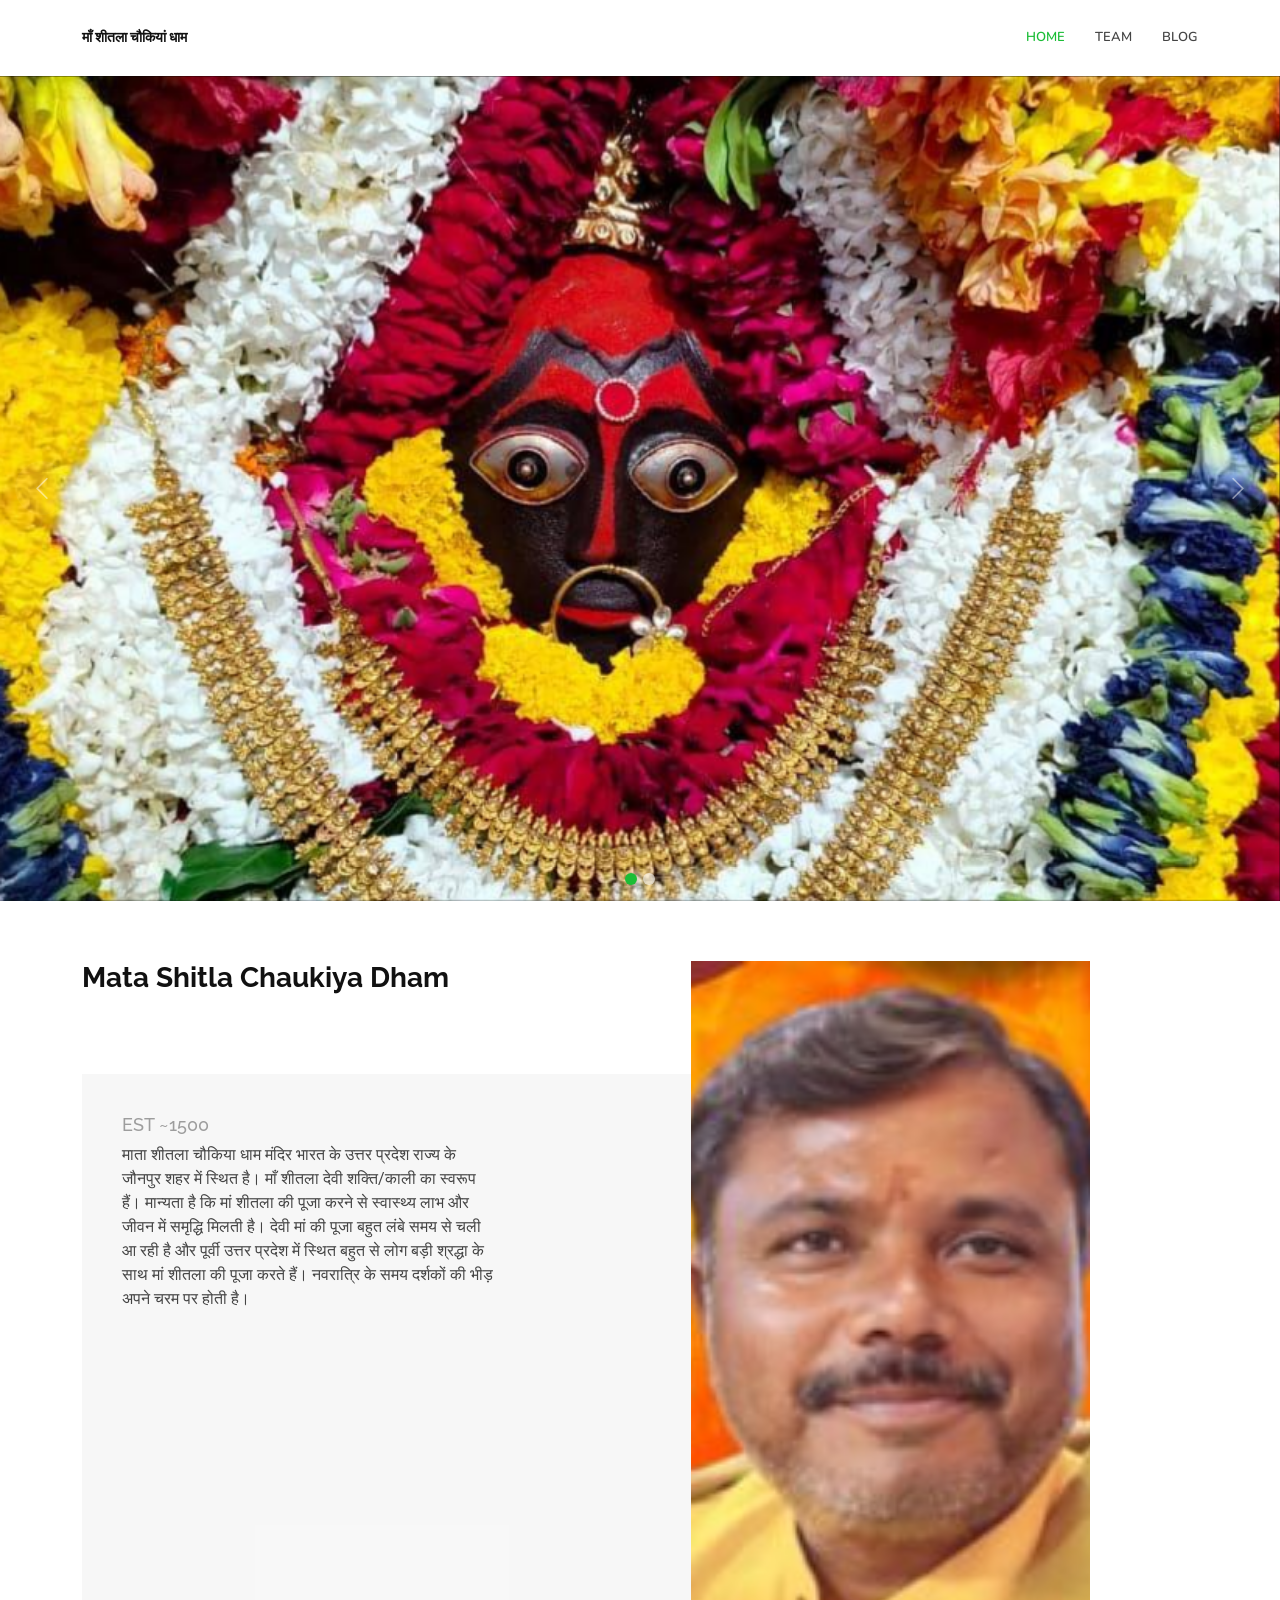
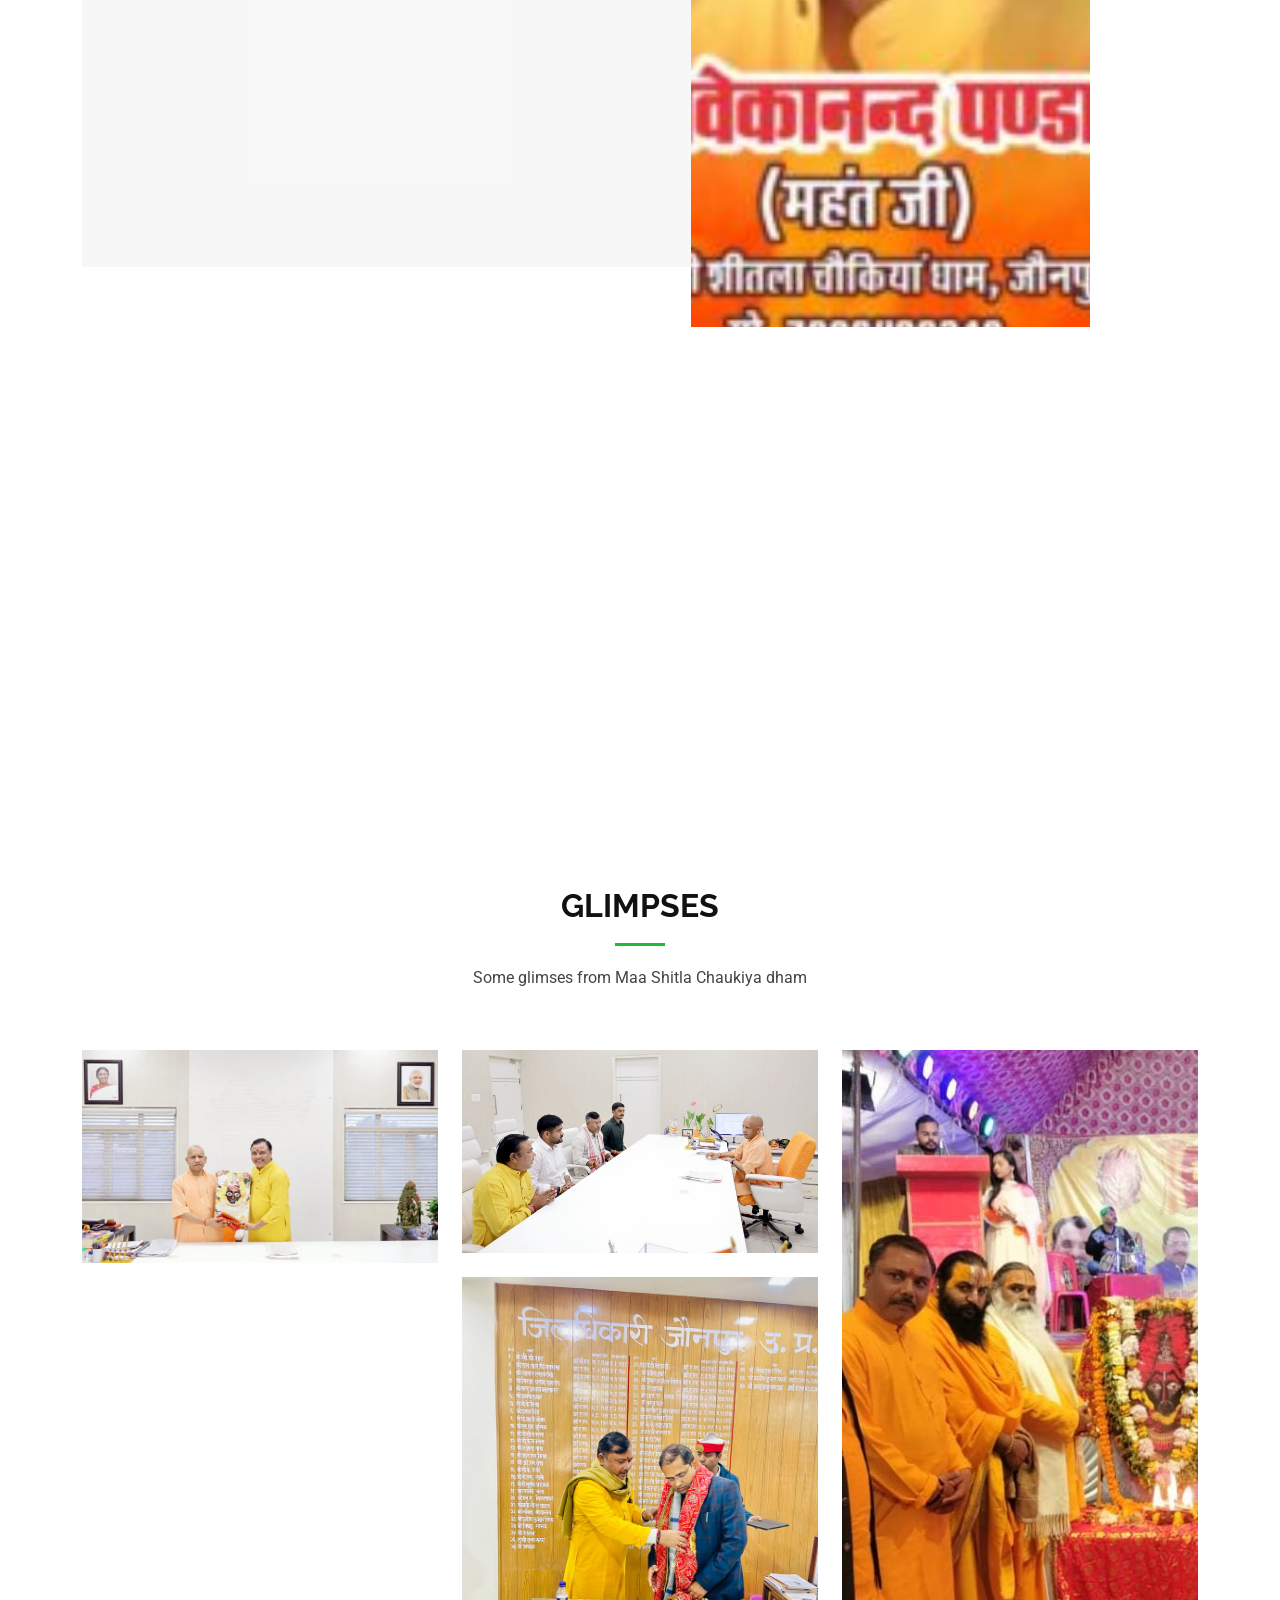
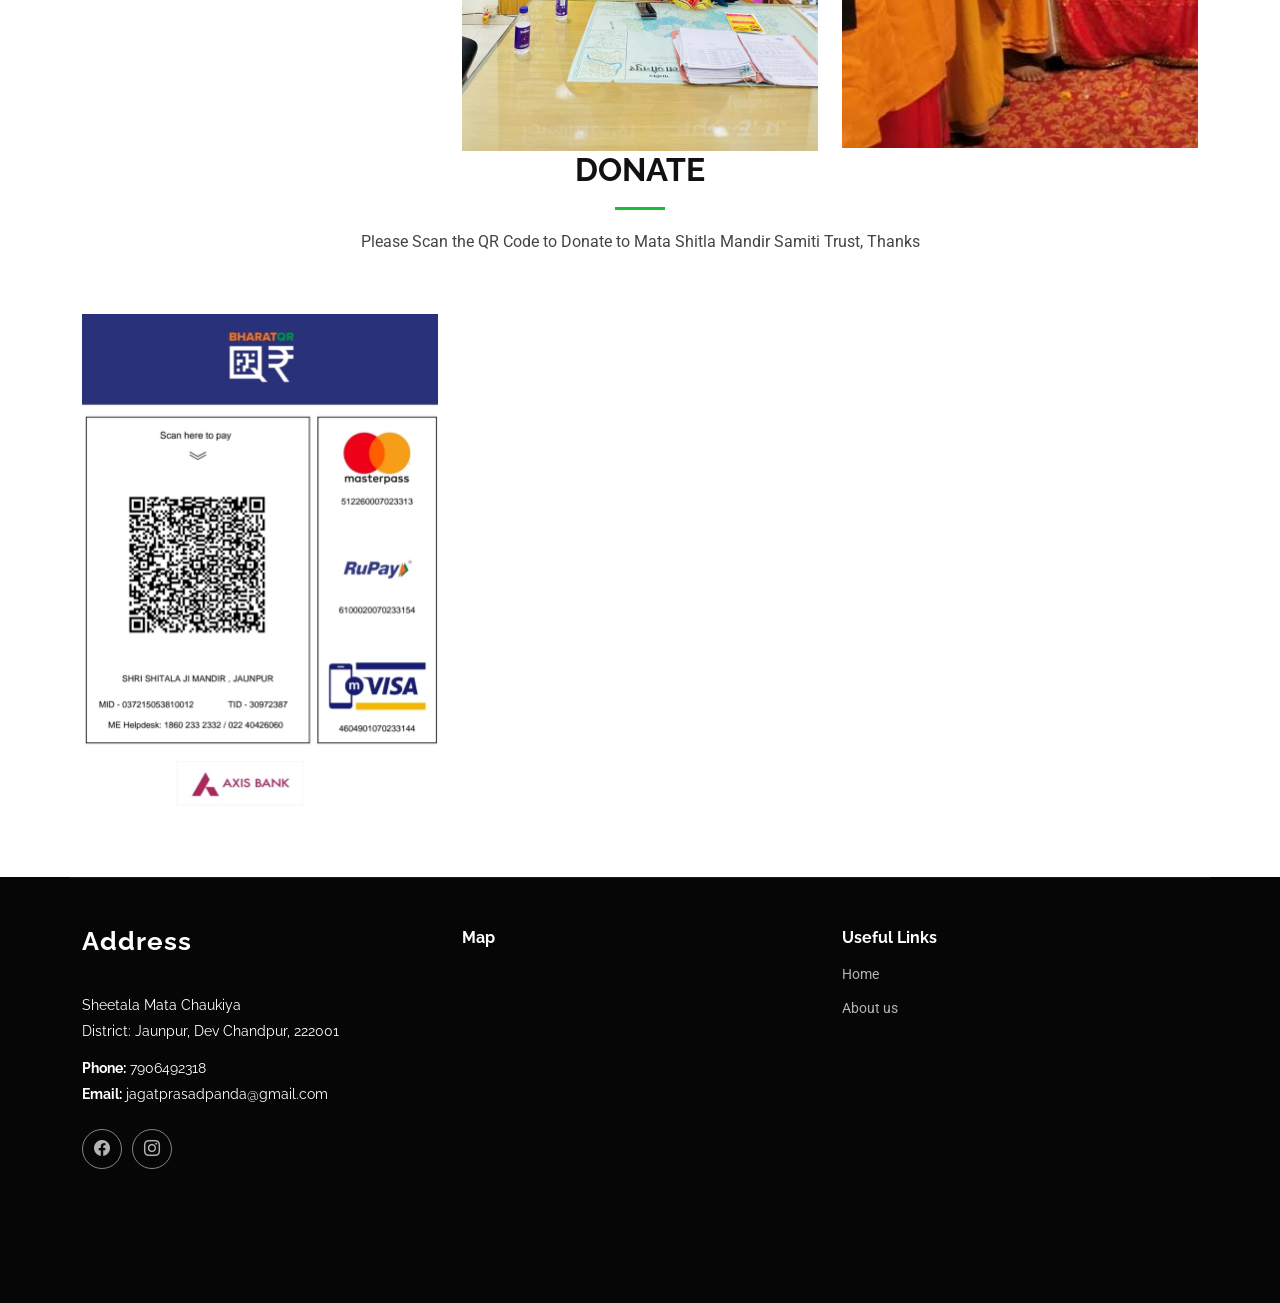
<file: index.html>
<!DOCTYPE html>
<html lang="en">

<head>
    <meta charset="utf-8">
    <meta content="width=device-width, initial-scale=1.0" name="viewport">
    <title>Mata Shitla Chaukiya Dham, Jaunpur</title>
    <meta name="description" content="Mata Shitla Chaukiya Dham mandir is located in the city of Jaunpur, UP and famous for presence of Goddess Shitla, which also called as Sheetala or Sheetla. Mahant Vivekananda Panda is the main head of the Temple.">
    <!--   <meta name="keywords" content="Mata Sheetla Chaukiya, Maa "> -->

    <!-- Favicons -->
    <link href="assets/img/mata_shitla_logo.png" rel="icon">

    <!-- Fonts -->
    <link href="https://fonts.googleapis.com" rel="preconnect">
    <link href="https://fonts.gstatic.com" rel="preconnect" crossorigin>
    <link href="https://fonts.googleapis.com/css2?family=Roboto:ital,wght@0,100;0,300;0,400;0,500;0,700;0,900;1,100;1,300;1,400;1,500;1,700;1,900&family=Raleway:ital,wght@0,100;0,200;0,300;0,400;0,500;0,600;0,700;0,800;0,900;1,100;1,200;1,300;1,400;1,500;1,600;1,700;1,800;1,900&family=Nunito:ital,wght@0,200;0,300;0,400;0,500;0,600;0,700;0,800;0,900;1,200;1,300;1,400;1,500;1,600;1,700;1,800;1,900&display=swap"
    rel="stylesheet">

    <!-- Vendor CSS Files -->
    <link href="assets/vendor/bootstrap/css/bootstrap.min.css" rel="stylesheet">
    <link href="assets/vendor/bootstrap-icons/bootstrap-icons.css" rel="stylesheet">
    <link href="assets/vendor/aos/aos.css" rel="stylesheet">
    <link href="assets/vendor/glightbox/css/glightbox.min.css" rel="stylesheet">
    <link href="assets/vendor/swiper/swiper-bundle.min.css" rel="stylesheet">

    <!-- Main CSS File -->
    <link href="assets/css/main.css" rel="stylesheet">

    <!-- =======================================================
  * Template Name: Company
  * Template URL: https://bootstrapmade.com/company-free-html-bootstrap-template/
  * Updated: Aug 07 2024 with Bootstrap v5.3.3
  * Author: BootstrapMade.com
  * License: https://bootstrapmade.com/license/
  ======================================================== -->
</head>

<body class="index-page">

    <header id="header" class="header d-flex align-items-center sticky-top">
        <div class="container position-relative d-flex align-items-center">

            <a href="https://matashitla.com/" class="logo d-flex align-items-center me-auto">
                <!-- Uncomment the line below if you also wish to use an image logo -->
                <!-- <img src="assets/img/logo.png" alt=""> -->
                <h1 class="sitename">माँ शीतला चौकियां धाम</h1>
            </a>

            <nav id="navmenu" class="navmenu">
                <ul>
                    <li><a href="#hero" class="active">Home</a></li>

                    <!--          <li class="dropdown"><a href="about.html"><span>About</span> <i class="bi bi-chevron-down toggle-dropdown"></i></a>
            <ul>
              <li><a href="team.html">Team</a></li>
            </ul>
          </li> -->
                    <li><a href="team.html">Team</a></li>
                    <li><a href="https://blog.matashitla.com" target="_blank">Blog</a></li>
                    <!--           <li><a href="contact.html">Contact</a></li>  -->

                </ul>
                <i class="mobile-nav-toggle d-xl-none bi bi-list"></i>
            </nav>

<!--             <div class="header-social-links">
                <a href="#" class="twitter"><i class="bi bi-twitter-x"></i></a>
                <a href="#" class="facebook"><i class="bi bi-facebook"></i></a>
                <a href="#" class="instagram"><i class="bi bi-instagram"></i></a>
            </div> -->

        </div>
    </header>

    <main class="main">

        <!-- Hero Section -->
        <section id="hero" class="hero section dark-background">

            <div id="hero-carousel" class="carousel slide carousel-fade" data-bs-ride="carousel" data-bs-interval="5000">

                <div class="carousel-item active">
                    <img src="assets/img/mata_shitla_main.jpg" alt="Mata Shitla Deity photograph">

                </div>
                <!-- End Carousel Item -->

                <div class="carousel-item">
                    <img src="assets/img/mata_shitla_second.jpg" alt="Mata Shitla second image">

                </div>
                <!-- End Carousel Item -->


                <a class="carousel-control-prev" href="#hero-carousel" role="button" data-bs-slide="prev">
                    <span class="carousel-control-prev-icon bi bi-chevron-left" aria-hidden="true"></span>
                </a>

                <a class="carousel-control-next" href="#hero-carousel" role="button" data-bs-slide="next">
                    <span class="carousel-control-next-icon bi bi-chevron-right" aria-hidden="true"></span>
                </a>

                <ol class="carousel-indicators"></ol>

            </div>

        </section>
        <!-- /Hero Section -->

        <!-- About Section -->
        <section id="about" class="about section">

            <div class="container">

                <div class="row position-relative">

                    <div class="col-lg-7 about-img" data-aos="zoom-out" data-aos-delay="200" style="bottom:30px;"><img src="assets/img/mahant_vivekananda_panda.jpg" alt="Mahant Vivekananda Panda" style="width:60%;height:114%;left:22%;"></div>

                    <div class="col-lg-7" data-aos="fade-up" data-aos-delay="100">
                        <h2 class="inner-title">Mata Shitla Chaukiya Dham</h2>
                        <div class="our-story">
                            <h4>Est ~1500</h4>
                            <h3></h3>

                            <p>माता शीतला चौकिया धाम मंदिर भारत के उत्तर प्रदेश राज्य के जौनपुर शहर में स्थित है। माँ शीतला देवी शक्ति/काली का स्वरूप हैं। मान्यता है कि मां शीतला की पूजा करने से स्वास्थ्य लाभ और जीवन में समृद्धि मिलती है। देवी मां की पूजा
                                बहुत लंबे समय से चली आ रही है और पूर्वी उत्तर प्रदेश में स्थित बहुत से लोग बड़ी श्रद्धा के साथ मां शीतला की पूजा करते हैं। नवरात्रि के समय दर्शकों की भीड़ अपने चरम पर होती है।
                                <div class="watch-video d-flex align-items-center position-relative">
                                    <!--                 <i class="bi bi-play-circle"></i> -->
                                    <!--                 <a href="https://www.youtube.com/watch?v=j6c548nOHKc&ab_channel=JaunpurLive" class="glightbox stretched-link">Watch Video</a> -->
                                    <iframe width="560" height="315" src="https://www.youtube.com/embed/j6c548nOHKc?si=a5AV2CdeNAsaSOFL" title="YouTube video player" frameborder="0" allow="accelerometer; autoplay; clipboard-write; encrypted-media; gyroscope; picture-in-picture; web-share"
                                    referrerpolicy="strict-origin-when-cross-origin" allowfullscreen style="height:500px;"></iframe>
                                </div>
                        </div>
                    </div>

                </div>

            </div>

        </section>
        <!-- /About Section -->


        </div>

        </section>
        <!-- /Services Section -->

        <!-- Portfolio Section -->
        <section id="portfolio" class="portfolio section">
            <div style="height:500px;" id="blogger_feed">

                <iframe src="https://widgets.commoninja.com/iframe/ae0bfed9-7945-4eed-9c5c-42bae29d6bf5" width="100%" height="100%" frameborder="0" scrolling="no"></iframe>
            </div>
            
            <!-- Section Title -->
            <div class="container section-title" data-aos="fade-up">
                <h2>Glimpses</h2>
                <p>Some glimses from Maa Shitla Chaukiya dham</p>
            </div>
            <!-- End Section Title -->

            <div class="container">

                <div class="isotope-layout" data-default-filter="*" data-layout="masonry" data-sort="original-order">

                    <div class="row gy-4 isotope-container" data-aos="fade-up" data-aos-delay="200">
                        <div class="col-lg-4 col-md-3 portfolio-item isotope-item filter-app">
                            <img src="assets/img/mahant_vivekananda_panda_with_yogi_adityanath_ji.jpg" class="img-fluid" alt="">
                            <div class="portfolio-info">
                                <h4>Mahant Vivekananda Ji with Shree Yogi Adityanath Ji</h4>
                            </div>
                        </div>
                        <div class="col-lg-4 col-md-3 portfolio-item isotope-item filter-app">
                            <img src="assets/img/yogi_aditya_nath_meeting_mata_shitla_jaunpur.jpg" class="img-fluid" alt="">
                            <div class="portfolio-info">
                                <h4>Mata Shitla Members meeting with Shree Yogi Adityanath Ji</h4>
                            </div>
                        </div>
                        <div class="col-lg-4 col-md-3 portfolio-item isotope-item filter-app">
                            <img src="assets/img/mahant_vivekananda_ji_maharaj_shitla_mata_jaunpur.jpg" class="img-fluid" alt="">
                            <div class="portfolio-info">
                                <h4>Mahant Vivekananda Ji with other members</h4>
                            </div>
                        </div>
                        <!-- End Portfolio Item -->

                        <div class="col-lg-4 col-md-3 portfolio-item isotope-item filter-app">
                            <img src="assets/img/zila_adhikari_jaunpur_mata_sheetla.jpg" class="img-fluid" alt="">
                            <div class="portfolio-info">
                                <h4>District Officer of Jaunpur being respected.</h4>
                            </div>
                        </div>
                        
                        
                        <!-- End Portfolio Item -->
                    </div>
                    <!-- End Portfolio Container -->

                </div>

            </div>

            <!-- Section Title -->
            <div class="container section-title" data-aos="fade-up">
                <h2>Donate</h2>
                <p>Please Scan the QR Code to Donate to Mata Shitla Mandir Samiti Trust, Thanks</p>
            </div>
            <!-- End Section Title -->

            <div class="container">

                <div class="isotope-layout" data-default-filter="*" data-layout="masonry" data-sort="original-order">

                    <div class="row gy-4 isotope-container" data-aos="fade-up" data-aos-delay="200">

                        <div class="col-lg-4 col-md-6 portfolio-item isotope-item filter-app">
                            <img src="assets/img/mata_shitla_upi.jpg" class="img-fluid" alt="">
                            <div class="portfolio-info">
                                <h4>Mata Shitla UPI QR Code</h4>
                            </div>
                        </div>
                        <!-- End Portfolio Item -->

                    </div>
                    <!-- End Portfolio Container -->

                </div>

            </div>

        </section>
        <!-- /Portfolio Section -->


    </main>

    <footer id="footer" class="footer dark-background">

        <div class="container footer-top">
            <div class="row gy-4">
                <div class="col-lg-4 col-md-6 footer-about">
                    <a href="https://matashitla.com/" class="logo d-flex align-items-center">
                        <span class="sitename">Address</span>
                    </a>
                    <div class="footer-contact pt-3">
                        <p>Sheetala Mata Chaukiya </p>
                        <p>District: Jaunpur, Dev Chandpur, 222001</p>
                        <p class="mt-3"><strong>Phone:</strong> <span>7906492318</span></p>
                        <p><strong>Email:</strong> <span>jagatprasadpanda@gmail.com</span></p>
                    </div>
                    <div class="social-links d-flex mt-4">
                        <a href=""><i class="bi bi-facebook"></i></a>
                        <a href=""><i class="bi bi-instagram"></i></a>
                    </div>
                </div>

                <div class="col-lg-4 col-md-6 footer-links">
                    <h4>Map</h4>
                    <iframe src="https://www.google.com/maps/embed?pb=!1m18!1m12!1m3!1d238873.61018198822!2d82.55780234427104!3d25.651684265681656!2m3!1f0!2f0!3f0!3m2!1i1024!2i768!4f13.1!3m3!1m2!1s0x399039f5fb7b6b53%3A0xc2a28f5a724363b6!2sSheetala%20Mata%20Dham%20Mandir%20Chaukiya%20Jaunpur!5e1!3m2!1sen!2sin!4v1737192211068!5m2!1sen!2sin"
                    width="400" height="300" style="border:0;" allowfullscreen="" loading="lazy" referrerpolicy="no-referrer-when-downgrade"></iframe>
                </div>

                <div class="col-lg-2 col-md-3 footer-links">
                    <h4>Useful Links</h4>
                    <ul>
                        <li><a href="#">Home</a></li>
                        <li><a href="#">About us</a></li>
                    </ul>
                </div>

            </div>
        </div>



    </footer>

    <!-- Scroll Top -->
    <a href="#" id="scroll-top" class="scroll-top d-flex align-items-center justify-content-center"><i class="bi bi-arrow-up-short"></i></a>

    <!-- Preloader -->
    <div id="preloader"></div>

    <!-- Vendor JS Files -->
    <script src="assets/vendor/bootstrap/js/bootstrap.bundle.min.js"></script>
    <script src="assets/vendor/php-email-form/validate.js"></script>
    <script src="assets/vendor/aos/aos.js"></script>
    <script src="assets/vendor/glightbox/js/glightbox.min.js"></script>
    <script src="assets/vendor/imagesloaded/imagesloaded.pkgd.min.js"></script>
    <script src="assets/vendor/isotope-layout/isotope.pkgd.min.js"></script>
    <script src="assets/vendor/waypoints/noframework.waypoints.js"></script>
    <script src="assets/vendor/swiper/swiper-bundle.min.js"></script>

    <!-- Main JS File -->
    <script src="assets/js/main.js"></script>
    <audio id="myAudio">
        <source src="assets/shitla_mata_mp3_song.webm" type="audio/mpeg">
    </audio>
    
    <script>
        
        let audio = document.getElementById("myAudio");
        audio.volume = 0.5;

        // window.addEventListener("click", () => {
            
        //   console.log("function called");
        //   playAudio();  
        //   const myTimeout = setTimeout(pauseAudio, 120000);
            
        // }, { once: true });
        
        
        
            

       
          function playAudio() {
            audio.play();
          }
           
          function pauseAudio() {
            audio.pause();
          }
        function myStopFunction() {
          clearTimeout(myTimeout);
        }

    </script>
    
</body>

</html>
</file>
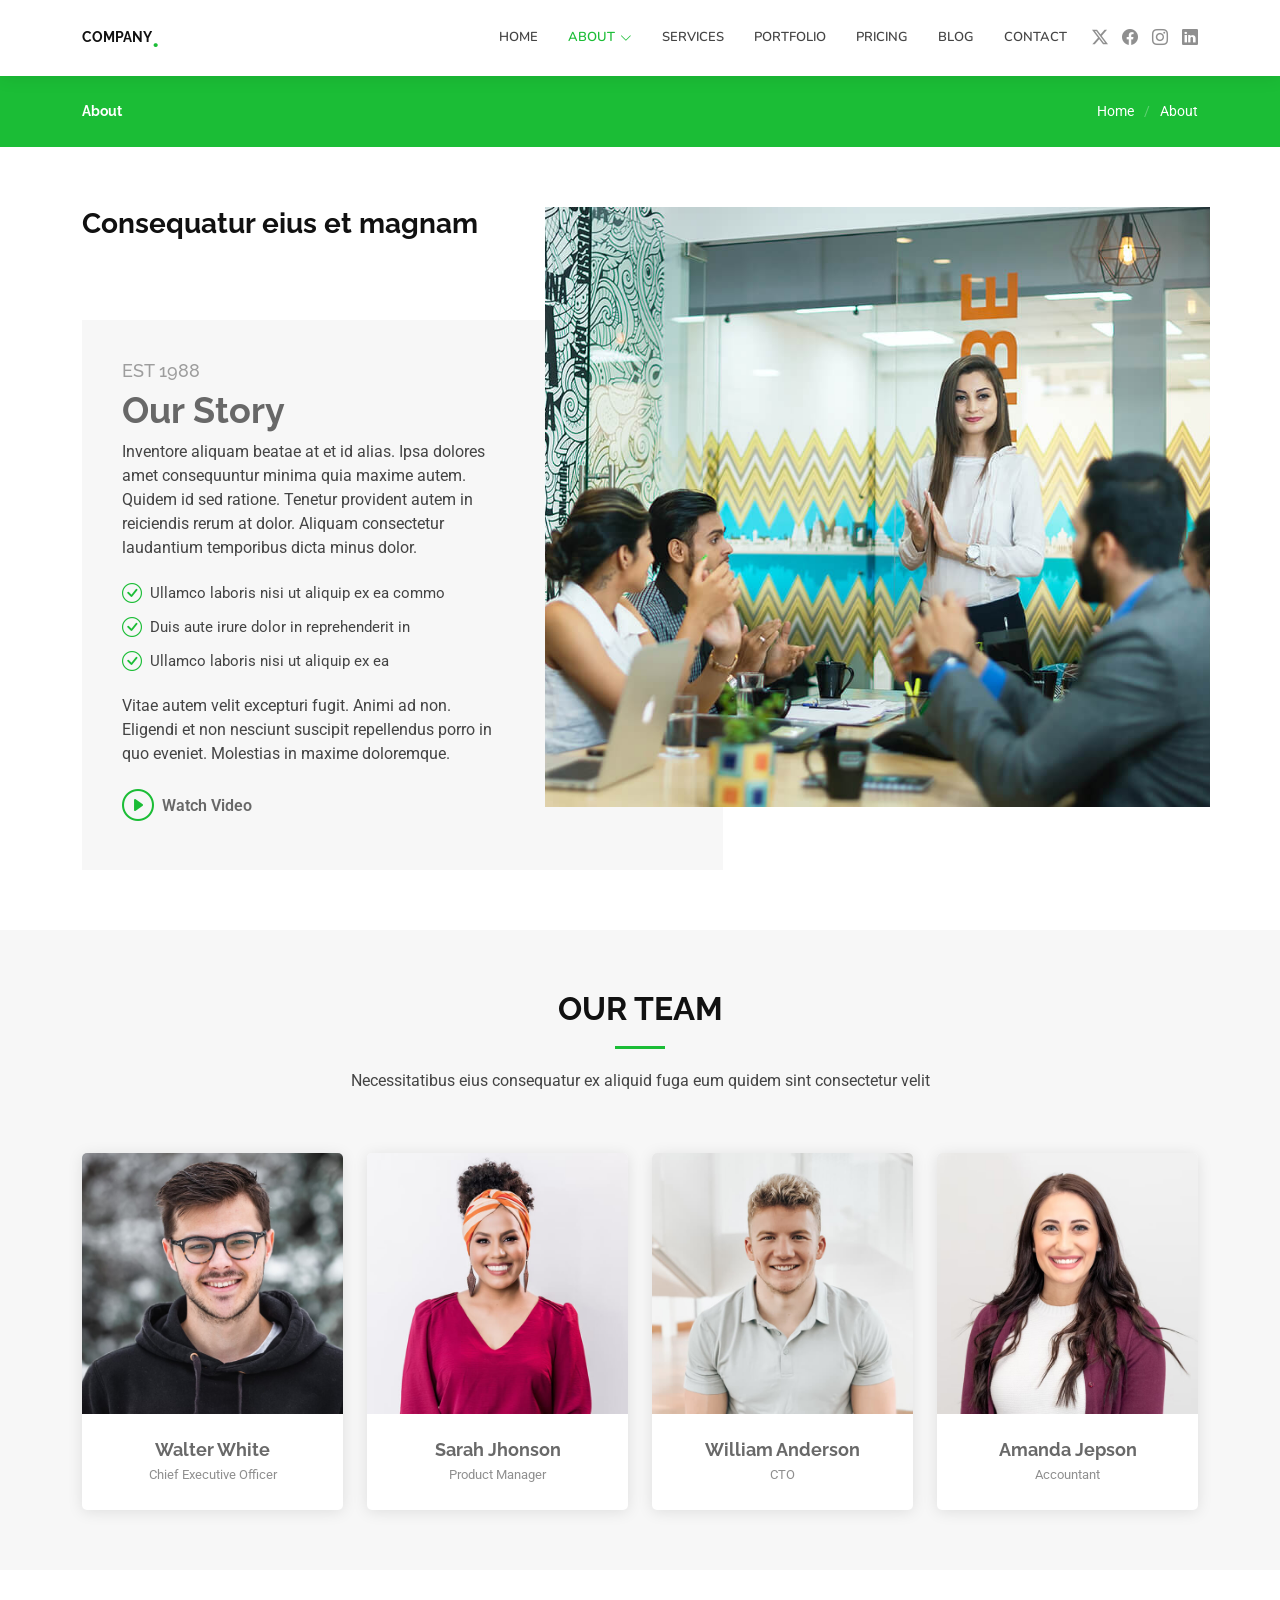
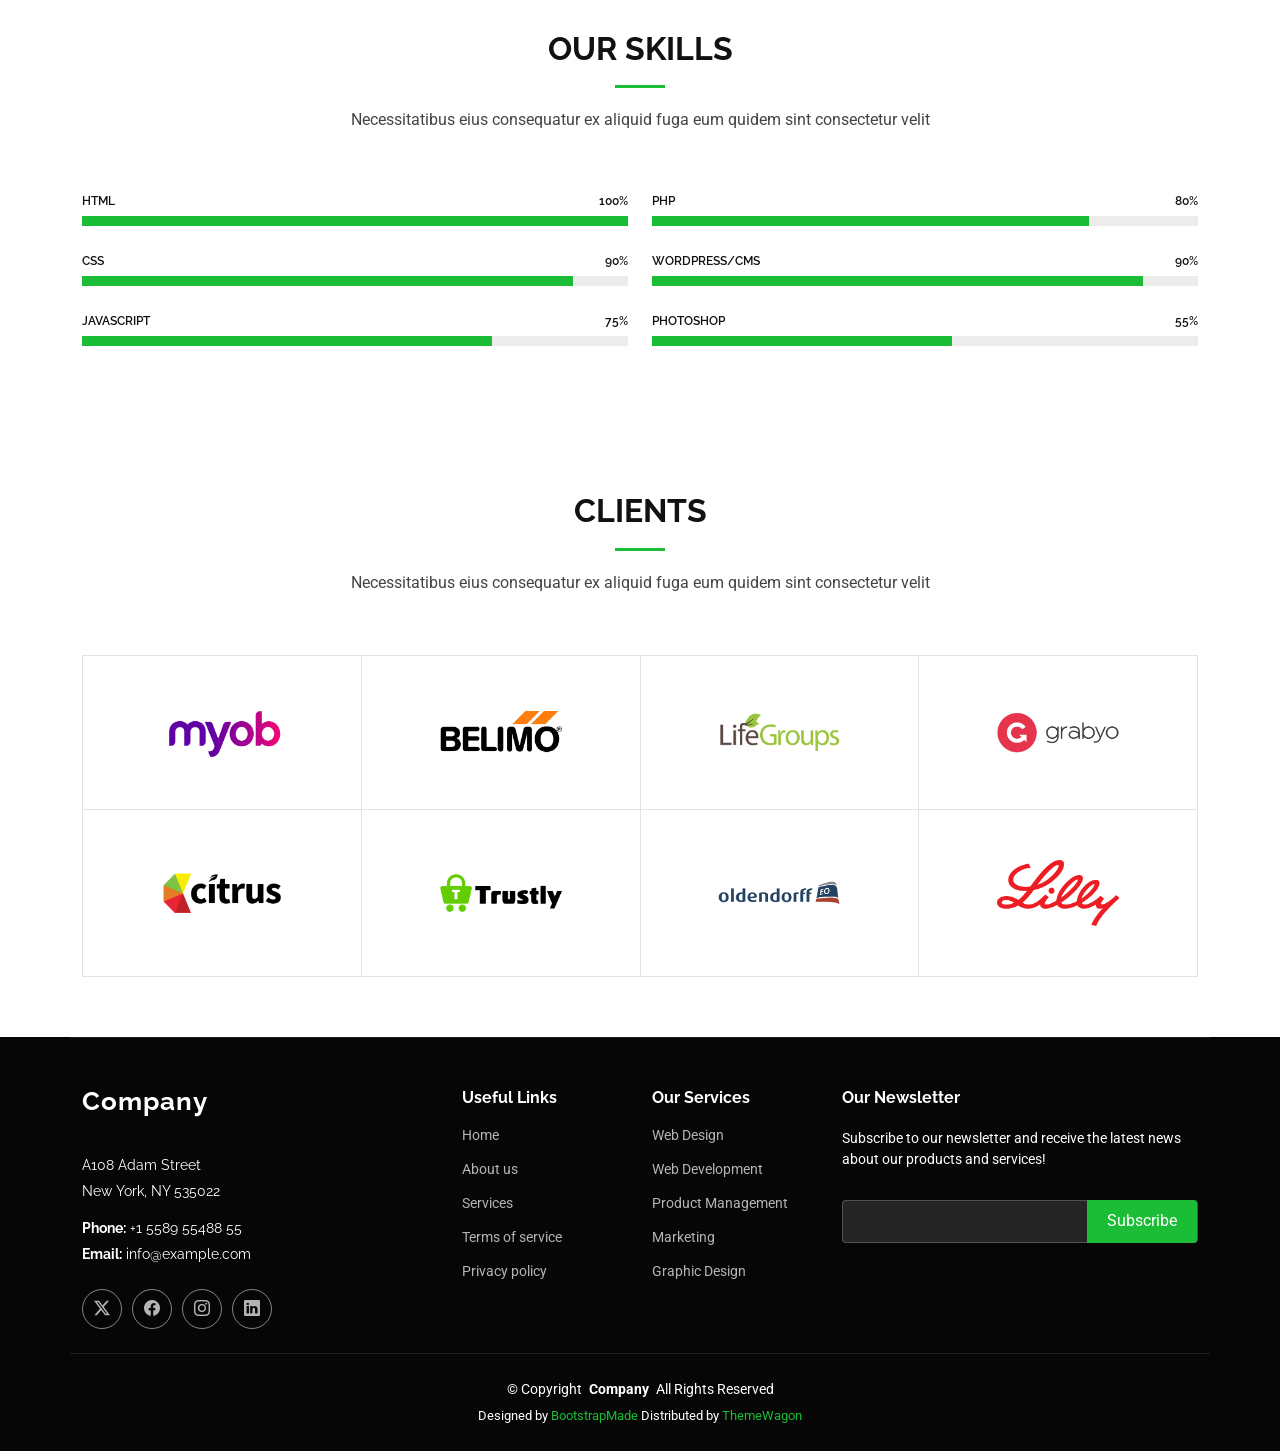
<file: about.html>
<!DOCTYPE html>
<html lang="en">

<head>
  <meta charset="utf-8">
  <meta content="width=device-width, initial-scale=1.0" name="viewport">
  <title>About - Company Bootstrap Template</title>
  <meta name="description" content="">
  <meta name="keywords" content="">

  <!-- Favicons -->
  <link href="assets/img/favicon.png" rel="icon">
  <link href="assets/img/apple-touch-icon.png" rel="apple-touch-icon">

  <!-- Fonts -->
  <link href="https://fonts.googleapis.com" rel="preconnect">
  <link href="https://fonts.gstatic.com" rel="preconnect" crossorigin>
  <link href="https://fonts.googleapis.com/css2?family=Roboto:ital,wght@0,100;0,300;0,400;0,500;0,700;0,900;1,100;1,300;1,400;1,500;1,700;1,900&family=Raleway:ital,wght@0,100;0,200;0,300;0,400;0,500;0,600;0,700;0,800;0,900;1,100;1,200;1,300;1,400;1,500;1,600;1,700;1,800;1,900&family=Nunito:ital,wght@0,200;0,300;0,400;0,500;0,600;0,700;0,800;0,900;1,200;1,300;1,400;1,500;1,600;1,700;1,800;1,900&display=swap" rel="stylesheet">

  <!-- Vendor CSS Files -->
  <link href="assets/vendor/bootstrap/css/bootstrap.min.css" rel="stylesheet">
  <link href="assets/vendor/bootstrap-icons/bootstrap-icons.css" rel="stylesheet">
  <link href="assets/vendor/aos/aos.css" rel="stylesheet">
  <link href="assets/vendor/glightbox/css/glightbox.min.css" rel="stylesheet">
  <link href="assets/vendor/swiper/swiper-bundle.min.css" rel="stylesheet">

  <!-- Main CSS File -->
  <link href="assets/css/main.css" rel="stylesheet">

  <!-- =======================================================
  * Template Name: Company
  * Template URL: https://bootstrapmade.com/company-free-html-bootstrap-template/
  * Updated: Aug 07 2024 with Bootstrap v5.3.3
  * Author: BootstrapMade.com
  * License: https://bootstrapmade.com/license/
  ======================================================== -->
</head>

<body class="about-page">

  <header id="header" class="header d-flex align-items-center sticky-top">
    <div class="container position-relative d-flex align-items-center">

      <a href="index.html" class="logo d-flex align-items-center me-auto">
        <!-- Uncomment the line below if you also wish to use an image logo -->
        <!-- <img src="assets/img/logo.png" alt=""> -->
        <h1 class="sitename">Company</h1><span>.</span>
      </a>

      <nav id="navmenu" class="navmenu">
        <ul>
          <li><a href="#hero">Home</a></li>
          <li class="dropdown"><a href="about.html" class="active"><span>About</span> <i class="bi bi-chevron-down toggle-dropdown"></i></a>
            <ul>
              <li><a href="team.html">Team</a></li>
              <li><a href="testimonials.html">Testimonials</a></li>
              <li class="dropdown"><a href="#"><span>Deep Dropdown</span> <i class="bi bi-chevron-down toggle-dropdown"></i></a>
                <ul>
                  <li><a href="#">Deep Dropdown 1</a></li>
                  <li><a href="#">Deep Dropdown 2</a></li>
                  <li><a href="#">Deep Dropdown 3</a></li>
                  <li><a href="#">Deep Dropdown 4</a></li>
                  <li><a href="#">Deep Dropdown 5</a></li>
                </ul>
              </li>
            </ul>
          </li>
          <li><a href="services.html">Services</a></li>
          <li><a href="portfolio.html">Portfolio</a></li>
          <li><a href="pricing.html">Pricing</a></li>
          <li><a href="blog.html">Blog</a></li>
          <li><a href="contact.html">Contact</a></li>
        </ul>
        <i class="mobile-nav-toggle d-xl-none bi bi-list"></i>
      </nav>

      <div class="header-social-links">
        <a href="#" class="twitter"><i class="bi bi-twitter-x"></i></a>
        <a href="#" class="facebook"><i class="bi bi-facebook"></i></a>
        <a href="#" class="instagram"><i class="bi bi-instagram"></i></a>
        <a href="#" class="linkedin"><i class="bi bi-linkedin"></i></a>
      </div>

    </div>
  </header>

  <main class="main">

    <!-- Page Title -->
    <div class="page-title accent-background">
      <div class="container d-lg-flex justify-content-between align-items-center">
        <h1 class="mb-2 mb-lg-0">About</h1>
        <nav class="breadcrumbs">
          <ol>
            <li><a href="index.html">Home</a></li>
            <li class="current">About</li>
          </ol>
        </nav>
      </div>
    </div><!-- End Page Title -->

    <!-- About Section -->
    <section id="about" class="about section">

      <div class="container">

        <div class="row position-relative">

          <div class="col-lg-7 about-img" data-aos="zoom-out" data-aos-delay="200"><img src="assets/img/about.jpg"></div>

          <div class="col-lg-7" data-aos="fade-up" data-aos-delay="100">
            <h2 class="inner-title">Consequatur eius et magnam</h2>
            <div class="our-story">
              <h4>Est 1988</h4>
              <h3>Our Story</h3>
              <p>Inventore aliquam beatae at et id alias. Ipsa dolores amet consequuntur minima quia maxime autem. Quidem id sed ratione. Tenetur provident autem in reiciendis rerum at dolor. Aliquam consectetur laudantium temporibus dicta minus dolor.</p>
              <ul>
                <li><i class="bi bi-check-circle"></i> <span>Ullamco laboris nisi ut aliquip ex ea commo</span></li>
                <li><i class="bi bi-check-circle"></i> <span>Duis aute irure dolor in reprehenderit in</span></li>
                <li><i class="bi bi-check-circle"></i> <span>Ullamco laboris nisi ut aliquip ex ea</span></li>
              </ul>
              <p>Vitae autem velit excepturi fugit. Animi ad non. Eligendi et non nesciunt suscipit repellendus porro in quo eveniet. Molestias in maxime doloremque.</p>

              <div class="watch-video d-flex align-items-center position-relative">
                <i class="bi bi-play-circle"></i>
                <a href="https://www.youtube.com/watch?v=Y7f98aduVJ8" class="glightbox stretched-link">Watch Video</a>
              </div>
            </div>
          </div>

        </div>

      </div>

    </section><!-- /About Section -->

    <!-- Team Section -->
    <section id="team" class="team section light-background">

      <!-- Section Title -->
      <div class="container section-title" data-aos="fade-up">
        <h2>Our Team</h2>
        <p>Necessitatibus eius consequatur ex aliquid fuga eum quidem sint consectetur velit</p>
      </div><!-- End Section Title -->

      <div class="container">

        <div class="row gy-4">

          <div class="col-lg-3 col-md-6 d-flex align-items-stretch" data-aos="fade-up" data-aos-delay="100">
            <div class="team-member">
              <div class="member-img">
                <img src="assets/img/team/team-1.jpg" class="img-fluid" alt="">
                <div class="social">
                  <a href=""><i class="bi bi-twitter-x"></i></a>
                  <a href=""><i class="bi bi-facebook"></i></a>
                  <a href=""><i class="bi bi-instagram"></i></a>
                  <a href=""><i class="bi bi-linkedin"></i></a>
                </div>
              </div>
              <div class="member-info">
                <h4>Walter White</h4>
                <span>Chief Executive Officer</span>
              </div>
            </div>
          </div><!-- End Team Member -->

          <div class="col-lg-3 col-md-6 d-flex align-items-stretch" data-aos="fade-up" data-aos-delay="200">
            <div class="team-member">
              <div class="member-img">
                <img src="assets/img/team/team-2.jpg" class="img-fluid" alt="">
                <div class="social">
                  <a href=""><i class="bi bi-twitter-x"></i></a>
                  <a href=""><i class="bi bi-facebook"></i></a>
                  <a href=""><i class="bi bi-instagram"></i></a>
                  <a href=""><i class="bi bi-linkedin"></i></a>
                </div>
              </div>
              <div class="member-info">
                <h4>Sarah Jhonson</h4>
                <span>Product Manager</span>
              </div>
            </div>
          </div><!-- End Team Member -->

          <div class="col-lg-3 col-md-6 d-flex align-items-stretch" data-aos="fade-up" data-aos-delay="300">
            <div class="team-member">
              <div class="member-img">
                <img src="assets/img/team/team-3.jpg" class="img-fluid" alt="">
                <div class="social">
                  <a href=""><i class="bi bi-twitter-x"></i></a>
                  <a href=""><i class="bi bi-facebook"></i></a>
                  <a href=""><i class="bi bi-instagram"></i></a>
                  <a href=""><i class="bi bi-linkedin"></i></a>
                </div>
              </div>
              <div class="member-info">
                <h4>William Anderson</h4>
                <span>CTO</span>
              </div>
            </div>
          </div><!-- End Team Member -->

          <div class="col-lg-3 col-md-6 d-flex align-items-stretch" data-aos="fade-up" data-aos-delay="400">
            <div class="team-member">
              <div class="member-img">
                <img src="assets/img/team/team-4.jpg" class="img-fluid" alt="">
                <div class="social">
                  <a href=""><i class="bi bi-twitter-x"></i></a>
                  <a href=""><i class="bi bi-facebook"></i></a>
                  <a href=""><i class="bi bi-instagram"></i></a>
                  <a href=""><i class="bi bi-linkedin"></i></a>
                </div>
              </div>
              <div class="member-info">
                <h4>Amanda Jepson</h4>
                <span>Accountant</span>
              </div>
            </div>
          </div><!-- End Team Member -->

        </div>

      </div>

    </section><!-- /Team Section -->

    <!-- Skills Section -->
    <section id="skills" class="skills section">

      <!-- Section Title -->
      <div class="container section-title" data-aos="fade-up">
        <h2>Our Skills</h2>
        <p>Necessitatibus eius consequatur ex aliquid fuga eum quidem sint consectetur velit</p>
      </div><!-- End Section Title -->

      <div class="container" data-aos="fade-up" data-aos-delay="100">

        <div class="row skills-content skills-animation">

          <div class="col-lg-6">

            <div class="progress">
              <span class="skill"><span>HTML</span> <i class="val">100%</i></span>
              <div class="progress-bar-wrap">
                <div class="progress-bar" role="progressbar" aria-valuenow="100" aria-valuemin="0" aria-valuemax="100"></div>
              </div>
            </div><!-- End Skills Item -->

            <div class="progress">
              <span class="skill"><span>CSS</span> <i class="val">90%</i></span>
              <div class="progress-bar-wrap">
                <div class="progress-bar" role="progressbar" aria-valuenow="90" aria-valuemin="0" aria-valuemax="100"></div>
              </div>
            </div><!-- End Skills Item -->

            <div class="progress">
              <span class="skill"><span>JavaScript</span> <i class="val">75%</i></span>
              <div class="progress-bar-wrap">
                <div class="progress-bar" role="progressbar" aria-valuenow="75" aria-valuemin="0" aria-valuemax="100"></div>
              </div>
            </div><!-- End Skills Item -->

          </div>

          <div class="col-lg-6">

            <div class="progress">
              <span class="skill"><span>PHP</span> <i class="val">80%</i></span>
              <div class="progress-bar-wrap">
                <div class="progress-bar" role="progressbar" aria-valuenow="80" aria-valuemin="0" aria-valuemax="100"></div>
              </div>
            </div><!-- End Skills Item -->

            <div class="progress">
              <span class="skill"><span>WordPress/CMS</span> <i class="val">90%</i></span>
              <div class="progress-bar-wrap">
                <div class="progress-bar" role="progressbar" aria-valuenow="90" aria-valuemin="0" aria-valuemax="100"></div>
              </div>
            </div><!-- End Skills Item -->

            <div class="progress">
              <span class="skill"><span>Photoshop</span> <i class="val">55%</i></span>
              <div class="progress-bar-wrap">
                <div class="progress-bar" role="progressbar" aria-valuenow="55" aria-valuemin="0" aria-valuemax="100"></div>
              </div>
            </div><!-- End Skills Item -->

          </div>

        </div>

      </div>

    </section><!-- /Skills Section -->

    <!-- Clients Section -->
    <section id="clients" class="clients section">

      <!-- Section Title -->
      <div class="container section-title" data-aos="fade-up">
        <h2>Clients</h2>
        <p>Necessitatibus eius consequatur ex aliquid fuga eum quidem sint consectetur velit</p>
      </div><!-- End Section Title -->

      <div class="container" data-aos="fade-up" data-aos-delay="100">

        <div class="row g-0 clients-wrap">

          <div class="col-xl-3 col-md-4 client-logo">
            <img src="assets/img/clients/client-1.png" class="img-fluid" alt="">
          </div><!-- End Client Item -->

          <div class="col-xl-3 col-md-4 client-logo">
            <img src="assets/img/clients/client-2.png" class="img-fluid" alt="">
          </div><!-- End Client Item -->

          <div class="col-xl-3 col-md-4 client-logo">
            <img src="assets/img/clients/client-3.png" class="img-fluid" alt="">
          </div><!-- End Client Item -->

          <div class="col-xl-3 col-md-4 client-logo">
            <img src="assets/img/clients/client-4.png" class="img-fluid" alt="">
          </div><!-- End Client Item -->

          <div class="col-xl-3 col-md-4 client-logo">
            <img src="assets/img/clients/client-5.png" class="img-fluid" alt="">
          </div><!-- End Client Item -->

          <div class="col-xl-3 col-md-4 client-logo">
            <img src="assets/img/clients/client-6.png" class="img-fluid" alt="">
          </div><!-- End Client Item -->

          <div class="col-xl-3 col-md-4 client-logo">
            <img src="assets/img/clients/client-7.png" class="img-fluid" alt="">
          </div><!-- End Client Item -->

          <div class="col-xl-3 col-md-4 client-logo">
            <img src="assets/img/clients/client-8.png" class="img-fluid" alt="">
          </div><!-- End Client Item -->

        </div>

      </div>

    </section><!-- /Clients Section -->

  </main>

  <footer id="footer" class="footer dark-background">

    <div class="container footer-top">
      <div class="row gy-4">
        <div class="col-lg-4 col-md-6 footer-about">
          <a href="index.html" class="logo d-flex align-items-center">
            <span class="sitename">Company</span>
          </a>
          <div class="footer-contact pt-3">
            <p>A108 Adam Street</p>
            <p>New York, NY 535022</p>
            <p class="mt-3"><strong>Phone:</strong> <span>+1 5589 55488 55</span></p>
            <p><strong>Email:</strong> <span>info@example.com</span></p>
          </div>
          <div class="social-links d-flex mt-4">
            <a href=""><i class="bi bi-twitter-x"></i></a>
            <a href=""><i class="bi bi-facebook"></i></a>
            <a href=""><i class="bi bi-instagram"></i></a>
            <a href=""><i class="bi bi-linkedin"></i></a>
          </div>
        </div>

        <div class="col-lg-2 col-md-3 footer-links">
          <h4>Useful Links</h4>
          <ul>
            <li><a href="#">Home</a></li>
            <li><a href="#">About us</a></li>
            <li><a href="#">Services</a></li>
            <li><a href="#">Terms of service</a></li>
            <li><a href="#">Privacy policy</a></li>
          </ul>
        </div>

        <div class="col-lg-2 col-md-3 footer-links">
          <h4>Our Services</h4>
          <ul>
            <li><a href="#">Web Design</a></li>
            <li><a href="#">Web Development</a></li>
            <li><a href="#">Product Management</a></li>
            <li><a href="#">Marketing</a></li>
            <li><a href="#">Graphic Design</a></li>
          </ul>
        </div>

        <div class="col-lg-4 col-md-12 footer-newsletter">
          <h4>Our Newsletter</h4>
          <p>Subscribe to our newsletter and receive the latest news about our products and services!</p>
          <form action="forms/newsletter.php" method="post" class="php-email-form">
            <div class="newsletter-form"><input type="email" name="email"><input type="submit" value="Subscribe"></div>
            <div class="loading">Loading</div>
            <div class="error-message"></div>
            <div class="sent-message">Your subscription request has been sent. Thank you!</div>
          </form>
        </div>

      </div>
    </div>

    <div class="container copyright text-center mt-4">
      <p>© <span>Copyright</span> <strong class="px-1 sitename">Company</strong> <span>All Rights Reserved</span></p>
      <div class="credits">
        <!-- All the links in the footer should remain intact. -->
        <!-- You can delete the links only if you've purchased the pro version. -->
        <!-- Licensing information: https://bootstrapmade.com/license/ -->
        <!-- Purchase the pro version with working PHP/AJAX contact form: [buy-url] -->
        Designed by <a href="https://bootstrapmade.com/">BootstrapMade</a> Distributed by <a href=“https://themewagon.com>ThemeWagon
      </div>
    </div>

  </footer>

  <!-- Scroll Top -->
  <a href="#" id="scroll-top" class="scroll-top d-flex align-items-center justify-content-center"><i class="bi bi-arrow-up-short"></i></a>

  <!-- Preloader -->
  <div id="preloader"></div>

  <!-- Vendor JS Files -->
  <script src="assets/vendor/bootstrap/js/bootstrap.bundle.min.js"></script>
  <script src="assets/vendor/php-email-form/validate.js"></script>
  <script src="assets/vendor/aos/aos.js"></script>
  <script src="assets/vendor/glightbox/js/glightbox.min.js"></script>
  <script src="assets/vendor/imagesloaded/imagesloaded.pkgd.min.js"></script>
  <script src="assets/vendor/isotope-layout/isotope.pkgd.min.js"></script>
  <script src="assets/vendor/waypoints/noframework.waypoints.js"></script>
  <script src="assets/vendor/swiper/swiper-bundle.min.js"></script>

  <!-- Main JS File -->
  <script src="assets/js/main.js"></script>

</body>

</html>
</file>
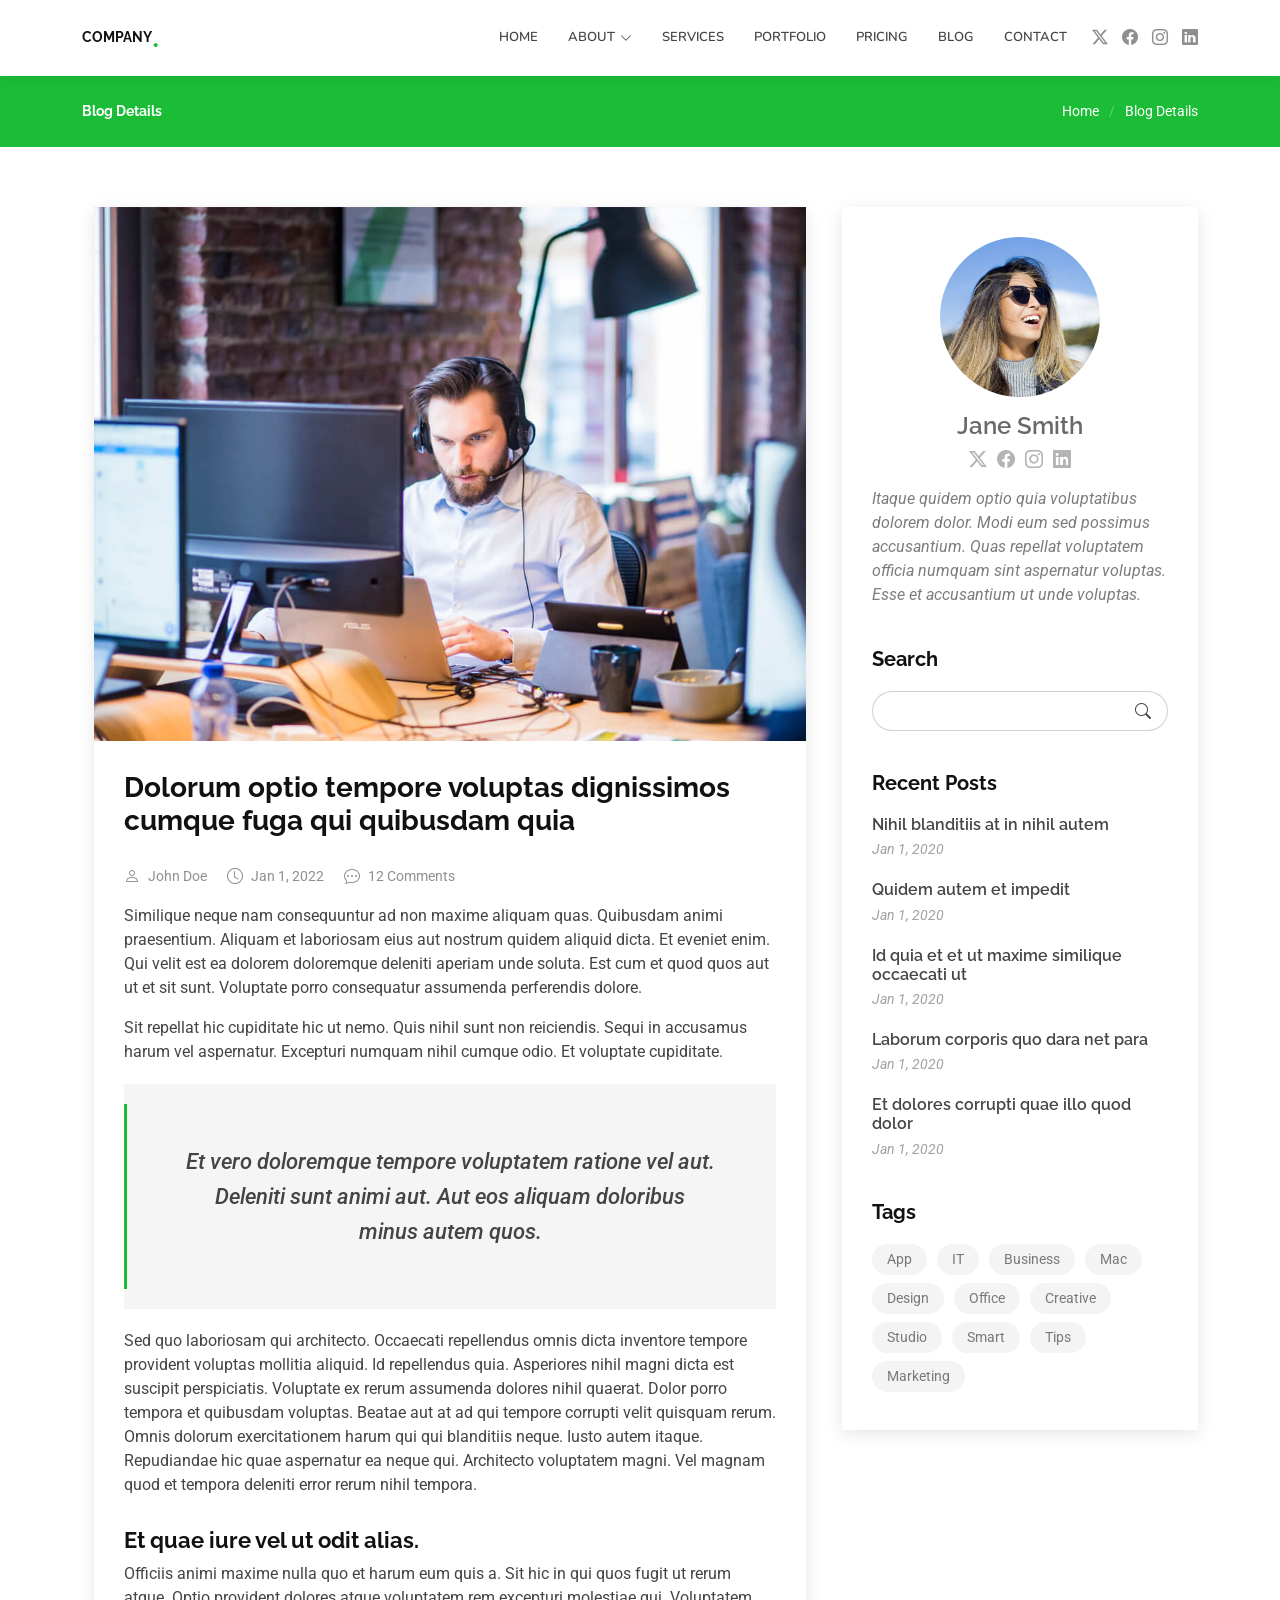
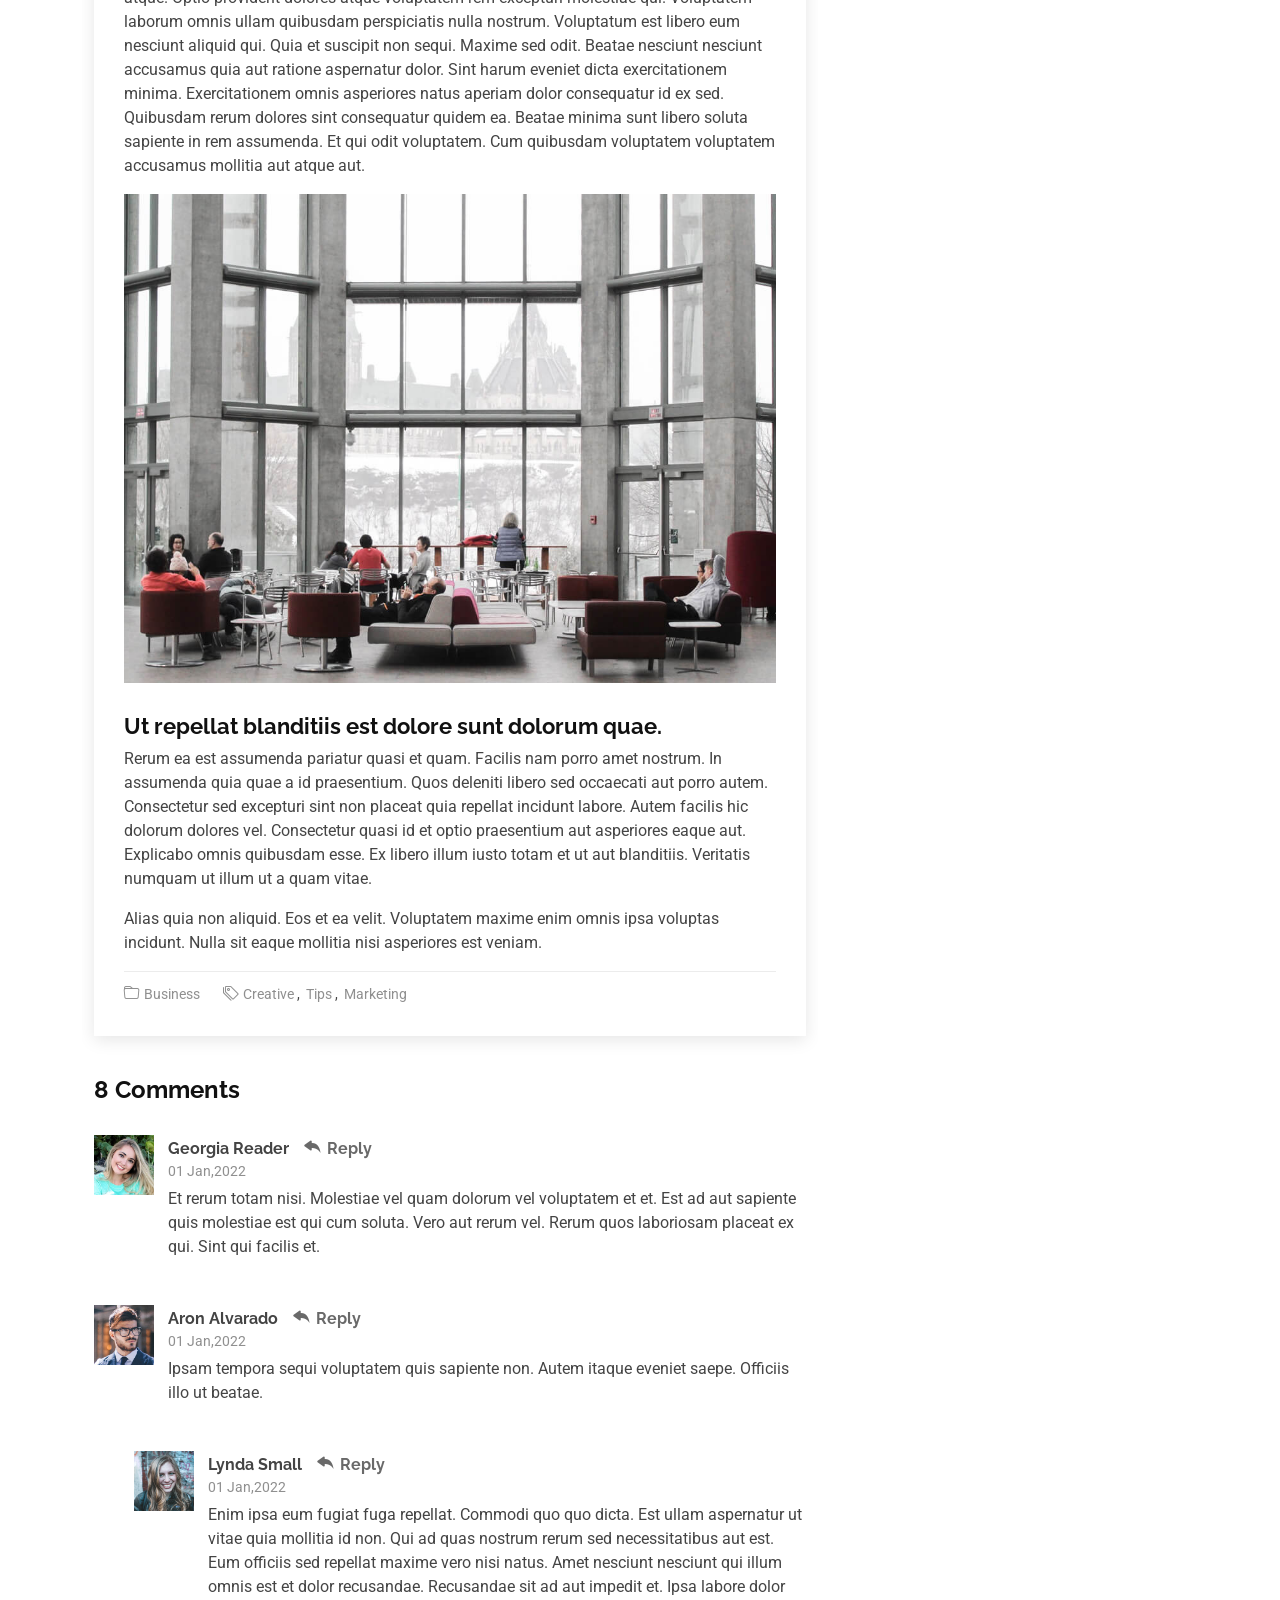
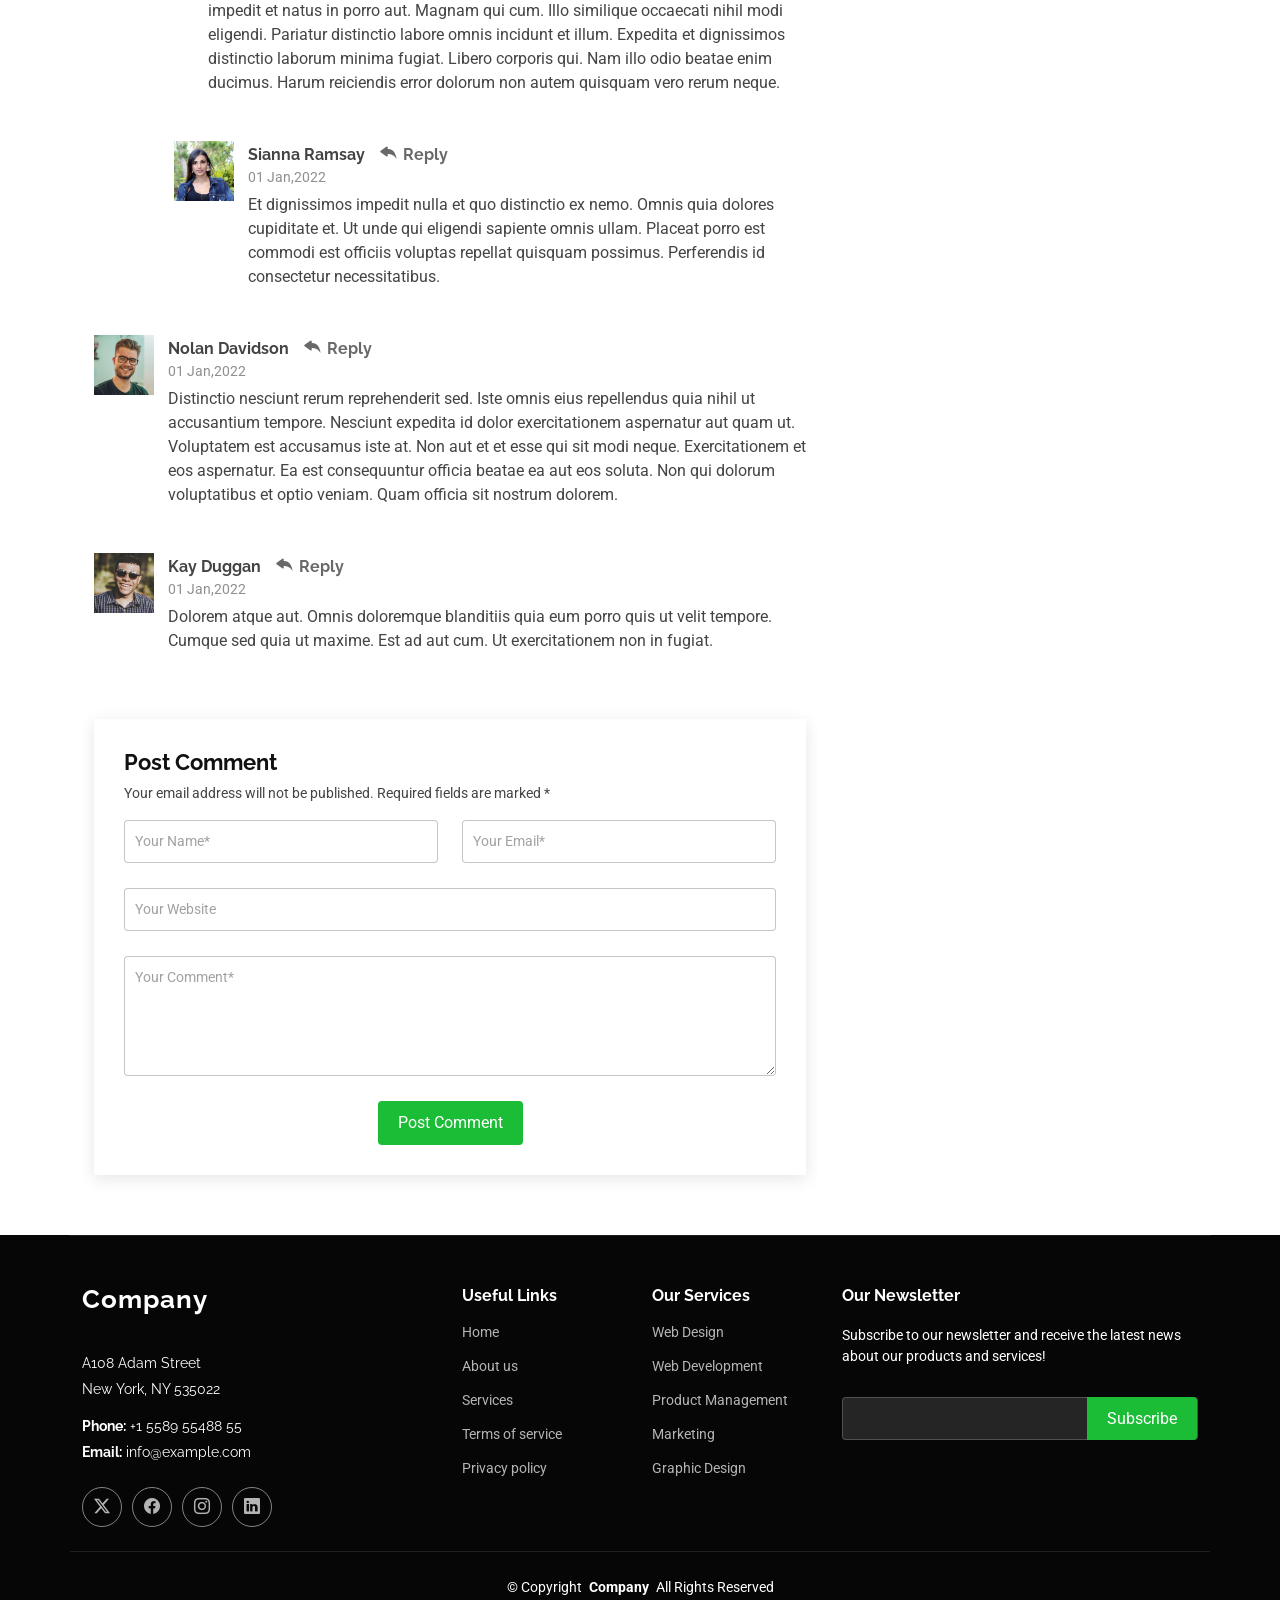
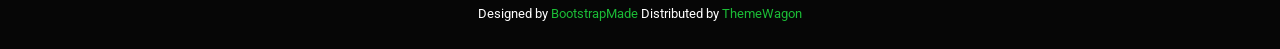
<file: blog-details.html>
<!DOCTYPE html>
<html lang="en">

<head>
  <meta charset="utf-8">
  <meta content="width=device-width, initial-scale=1.0" name="viewport">
  <title>Blog Details - Company Bootstrap Template</title>
  <meta name="description" content="">
  <meta name="keywords" content="">

  <!-- Favicons -->
  <link href="assets/img/favicon.png" rel="icon">
  <link href="assets/img/apple-touch-icon.png" rel="apple-touch-icon">

  <!-- Fonts -->
  <link href="https://fonts.googleapis.com" rel="preconnect">
  <link href="https://fonts.gstatic.com" rel="preconnect" crossorigin>
  <link href="https://fonts.googleapis.com/css2?family=Roboto:ital,wght@0,100;0,300;0,400;0,500;0,700;0,900;1,100;1,300;1,400;1,500;1,700;1,900&family=Raleway:ital,wght@0,100;0,200;0,300;0,400;0,500;0,600;0,700;0,800;0,900;1,100;1,200;1,300;1,400;1,500;1,600;1,700;1,800;1,900&family=Nunito:ital,wght@0,200;0,300;0,400;0,500;0,600;0,700;0,800;0,900;1,200;1,300;1,400;1,500;1,600;1,700;1,800;1,900&display=swap" rel="stylesheet">

  <!-- Vendor CSS Files -->
  <link href="assets/vendor/bootstrap/css/bootstrap.min.css" rel="stylesheet">
  <link href="assets/vendor/bootstrap-icons/bootstrap-icons.css" rel="stylesheet">
  <link href="assets/vendor/aos/aos.css" rel="stylesheet">
  <link href="assets/vendor/glightbox/css/glightbox.min.css" rel="stylesheet">
  <link href="assets/vendor/swiper/swiper-bundle.min.css" rel="stylesheet">

  <!-- Main CSS File -->
  <link href="assets/css/main.css" rel="stylesheet">

  <!-- =======================================================
  * Template Name: Company
  * Template URL: https://bootstrapmade.com/company-free-html-bootstrap-template/
  * Updated: Aug 07 2024 with Bootstrap v5.3.3
  * Author: BootstrapMade.com
  * License: https://bootstrapmade.com/license/
  ======================================================== -->
</head>

<body class="blog-details-page">

  <header id="header" class="header d-flex align-items-center sticky-top">
    <div class="container position-relative d-flex align-items-center">

      <a href="index.html" class="logo d-flex align-items-center me-auto">
        <!-- Uncomment the line below if you also wish to use an image logo -->
        <!-- <img src="assets/img/logo.png" alt=""> -->
        <h1 class="sitename">Company</h1><span>.</span>
      </a>

      <nav id="navmenu" class="navmenu">
        <ul>
          <li><a href="#hero">Home</a></li>
          <li class="dropdown"><a href="about.html"><span>About</span> <i class="bi bi-chevron-down toggle-dropdown"></i></a>
            <ul>
              <li><a href="team.html">Team</a></li>
              <li><a href="testimonials.html">Testimonials</a></li>
              <li class="dropdown"><a href="#"><span>Deep Dropdown</span> <i class="bi bi-chevron-down toggle-dropdown"></i></a>
                <ul>
                  <li><a href="#">Deep Dropdown 1</a></li>
                  <li><a href="#">Deep Dropdown 2</a></li>
                  <li><a href="#">Deep Dropdown 3</a></li>
                  <li><a href="#">Deep Dropdown 4</a></li>
                  <li><a href="#">Deep Dropdown 5</a></li>
                </ul>
              </li>
            </ul>
          </li>
          <li><a href="services.html">Services</a></li>
          <li><a href="portfolio.html">Portfolio</a></li>
          <li><a href="pricing.html">Pricing</a></li>
          <li><a href="blog.html">Blog</a></li>
          <li><a href="contact.html">Contact</a></li>
        </ul>
        <i class="mobile-nav-toggle d-xl-none bi bi-list"></i>
      </nav>

      <div class="header-social-links">
        <a href="#" class="twitter"><i class="bi bi-twitter-x"></i></a>
        <a href="#" class="facebook"><i class="bi bi-facebook"></i></a>
        <a href="#" class="instagram"><i class="bi bi-instagram"></i></a>
        <a href="#" class="linkedin"><i class="bi bi-linkedin"></i></a>
      </div>

    </div>
  </header>

  <main class="main">

    <!-- Page Title -->
    <div class="page-title accent-background">
      <div class="container d-lg-flex justify-content-between align-items-center">
        <h1 class="mb-2 mb-lg-0">Blog Details</h1>
        <nav class="breadcrumbs">
          <ol>
            <li><a href="index.html">Home</a></li>
            <li class="current">Blog Details</li>
          </ol>
        </nav>
      </div>
    </div><!-- End Page Title -->

    <div class="container">
      <div class="row">

        <div class="col-lg-8">

          <!-- Blog Details Section -->
          <section id="blog-details" class="blog-details section">
            <div class="container">

              <article class="article">

                <div class="post-img">
                  <img src="assets/img/blog/blog-1.jpg" alt="" class="img-fluid">
                </div>

                <h2 class="title">Dolorum optio tempore voluptas dignissimos cumque fuga qui quibusdam quia</h2>

                <div class="meta-top">
                  <ul>
                    <li class="d-flex align-items-center"><i class="bi bi-person"></i> <a href="blog-details.html">John Doe</a></li>
                    <li class="d-flex align-items-center"><i class="bi bi-clock"></i> <a href="blog-details.html"><time datetime="2020-01-01">Jan 1, 2022</time></a></li>
                    <li class="d-flex align-items-center"><i class="bi bi-chat-dots"></i> <a href="blog-details.html">12 Comments</a></li>
                  </ul>
                </div><!-- End meta top -->

                <div class="content">
                  <p>
                    Similique neque nam consequuntur ad non maxime aliquam quas. Quibusdam animi praesentium. Aliquam et laboriosam eius aut nostrum quidem aliquid dicta.
                    Et eveniet enim. Qui velit est ea dolorem doloremque deleniti aperiam unde soluta. Est cum et quod quos aut ut et sit sunt. Voluptate porro consequatur assumenda perferendis dolore.
                  </p>

                  <p>
                    Sit repellat hic cupiditate hic ut nemo. Quis nihil sunt non reiciendis. Sequi in accusamus harum vel aspernatur. Excepturi numquam nihil cumque odio. Et voluptate cupiditate.
                  </p>

                  <blockquote>
                    <p>
                      Et vero doloremque tempore voluptatem ratione vel aut. Deleniti sunt animi aut. Aut eos aliquam doloribus minus autem quos.
                    </p>
                  </blockquote>

                  <p>
                    Sed quo laboriosam qui architecto. Occaecati repellendus omnis dicta inventore tempore provident voluptas mollitia aliquid. Id repellendus quia. Asperiores nihil magni dicta est suscipit perspiciatis. Voluptate ex rerum assumenda dolores nihil quaerat.
                    Dolor porro tempora et quibusdam voluptas. Beatae aut at ad qui tempore corrupti velit quisquam rerum. Omnis dolorum exercitationem harum qui qui blanditiis neque.
                    Iusto autem itaque. Repudiandae hic quae aspernatur ea neque qui. Architecto voluptatem magni. Vel magnam quod et tempora deleniti error rerum nihil tempora.
                  </p>

                  <h3>Et quae iure vel ut odit alias.</h3>
                  <p>
                    Officiis animi maxime nulla quo et harum eum quis a. Sit hic in qui quos fugit ut rerum atque. Optio provident dolores atque voluptatem rem excepturi molestiae qui. Voluptatem laborum omnis ullam quibusdam perspiciatis nulla nostrum. Voluptatum est libero eum nesciunt aliquid qui.
                    Quia et suscipit non sequi. Maxime sed odit. Beatae nesciunt nesciunt accusamus quia aut ratione aspernatur dolor. Sint harum eveniet dicta exercitationem minima. Exercitationem omnis asperiores natus aperiam dolor consequatur id ex sed. Quibusdam rerum dolores sint consequatur quidem ea.
                    Beatae minima sunt libero soluta sapiente in rem assumenda. Et qui odit voluptatem. Cum quibusdam voluptatem voluptatem accusamus mollitia aut atque aut.
                  </p>
                  <img src="assets/img/blog/blog-inside-post.jpg" class="img-fluid" alt="">

                  <h3>Ut repellat blanditiis est dolore sunt dolorum quae.</h3>
                  <p>
                    Rerum ea est assumenda pariatur quasi et quam. Facilis nam porro amet nostrum. In assumenda quia quae a id praesentium. Quos deleniti libero sed occaecati aut porro autem. Consectetur sed excepturi sint non placeat quia repellat incidunt labore. Autem facilis hic dolorum dolores vel.
                    Consectetur quasi id et optio praesentium aut asperiores eaque aut. Explicabo omnis quibusdam esse. Ex libero illum iusto totam et ut aut blanditiis. Veritatis numquam ut illum ut a quam vitae.
                  </p>
                  <p>
                    Alias quia non aliquid. Eos et ea velit. Voluptatem maxime enim omnis ipsa voluptas incidunt. Nulla sit eaque mollitia nisi asperiores est veniam.
                  </p>

                </div><!-- End post content -->

                <div class="meta-bottom">
                  <i class="bi bi-folder"></i>
                  <ul class="cats">
                    <li><a href="#">Business</a></li>
                  </ul>

                  <i class="bi bi-tags"></i>
                  <ul class="tags">
                    <li><a href="#">Creative</a></li>
                    <li><a href="#">Tips</a></li>
                    <li><a href="#">Marketing</a></li>
                  </ul>
                </div><!-- End meta bottom -->

              </article>

            </div>
          </section><!-- /Blog Details Section -->

          <!-- Blog Comments Section -->
          <section id="blog-comments" class="blog-comments section">

            <div class="container">

              <h4 class="comments-count">8 Comments</h4>

              <div id="comment-1" class="comment">
                <div class="d-flex">
                  <div class="comment-img"><img src="assets/img/blog/comments-1.jpg" alt=""></div>
                  <div>
                    <h5><a href="">Georgia Reader</a> <a href="#" class="reply"><i class="bi bi-reply-fill"></i> Reply</a></h5>
                    <time datetime="2020-01-01">01 Jan,2022</time>
                    <p>
                      Et rerum totam nisi. Molestiae vel quam dolorum vel voluptatem et et. Est ad aut sapiente quis molestiae est qui cum soluta.
                      Vero aut rerum vel. Rerum quos laboriosam placeat ex qui. Sint qui facilis et.
                    </p>
                  </div>
                </div>
              </div><!-- End comment #1 -->

              <div id="comment-2" class="comment">
                <div class="d-flex">
                  <div class="comment-img"><img src="assets/img/blog/comments-2.jpg" alt=""></div>
                  <div>
                    <h5><a href="">Aron Alvarado</a> <a href="#" class="reply"><i class="bi bi-reply-fill"></i> Reply</a></h5>
                    <time datetime="2020-01-01">01 Jan,2022</time>
                    <p>
                      Ipsam tempora sequi voluptatem quis sapiente non. Autem itaque eveniet saepe. Officiis illo ut beatae.
                    </p>
                  </div>
                </div>

                <div id="comment-reply-1" class="comment comment-reply">
                  <div class="d-flex">
                    <div class="comment-img"><img src="assets/img/blog/comments-3.jpg" alt=""></div>
                    <div>
                      <h5><a href="">Lynda Small</a> <a href="#" class="reply"><i class="bi bi-reply-fill"></i> Reply</a></h5>
                      <time datetime="2020-01-01">01 Jan,2022</time>
                      <p>
                        Enim ipsa eum fugiat fuga repellat. Commodi quo quo dicta. Est ullam aspernatur ut vitae quia mollitia id non. Qui ad quas nostrum rerum sed necessitatibus aut est. Eum officiis sed repellat maxime vero nisi natus. Amet nesciunt nesciunt qui illum omnis est et dolor recusandae.

                        Recusandae sit ad aut impedit et. Ipsa labore dolor impedit et natus in porro aut. Magnam qui cum. Illo similique occaecati nihil modi eligendi. Pariatur distinctio labore omnis incidunt et illum. Expedita et dignissimos distinctio laborum minima fugiat.

                        Libero corporis qui. Nam illo odio beatae enim ducimus. Harum reiciendis error dolorum non autem quisquam vero rerum neque.
                      </p>
                    </div>
                  </div>

                  <div id="comment-reply-2" class="comment comment-reply">
                    <div class="d-flex">
                      <div class="comment-img"><img src="assets/img/blog/comments-4.jpg" alt=""></div>
                      <div>
                        <h5><a href="">Sianna Ramsay</a> <a href="#" class="reply"><i class="bi bi-reply-fill"></i> Reply</a></h5>
                        <time datetime="2020-01-01">01 Jan,2022</time>
                        <p>
                          Et dignissimos impedit nulla et quo distinctio ex nemo. Omnis quia dolores cupiditate et. Ut unde qui eligendi sapiente omnis ullam. Placeat porro est commodi est officiis voluptas repellat quisquam possimus. Perferendis id consectetur necessitatibus.
                        </p>
                      </div>
                    </div>

                  </div><!-- End comment reply #2-->

                </div><!-- End comment reply #1-->

              </div><!-- End comment #2-->

              <div id="comment-3" class="comment">
                <div class="d-flex">
                  <div class="comment-img"><img src="assets/img/blog/comments-5.jpg" alt=""></div>
                  <div>
                    <h5><a href="">Nolan Davidson</a> <a href="#" class="reply"><i class="bi bi-reply-fill"></i> Reply</a></h5>
                    <time datetime="2020-01-01">01 Jan,2022</time>
                    <p>
                      Distinctio nesciunt rerum reprehenderit sed. Iste omnis eius repellendus quia nihil ut accusantium tempore. Nesciunt expedita id dolor exercitationem aspernatur aut quam ut. Voluptatem est accusamus iste at.
                      Non aut et et esse qui sit modi neque. Exercitationem et eos aspernatur. Ea est consequuntur officia beatae ea aut eos soluta. Non qui dolorum voluptatibus et optio veniam. Quam officia sit nostrum dolorem.
                    </p>
                  </div>
                </div>

              </div><!-- End comment #3 -->

              <div id="comment-4" class="comment">
                <div class="d-flex">
                  <div class="comment-img"><img src="assets/img/blog/comments-6.jpg" alt=""></div>
                  <div>
                    <h5><a href="">Kay Duggan</a> <a href="#" class="reply"><i class="bi bi-reply-fill"></i> Reply</a></h5>
                    <time datetime="2020-01-01">01 Jan,2022</time>
                    <p>
                      Dolorem atque aut. Omnis doloremque blanditiis quia eum porro quis ut velit tempore. Cumque sed quia ut maxime. Est ad aut cum. Ut exercitationem non in fugiat.
                    </p>
                  </div>
                </div>

              </div><!-- End comment #4 -->

            </div>

          </section><!-- /Blog Comments Section -->

          <!-- Comment Form Section -->
          <section id="comment-form" class="comment-form section">
            <div class="container">

              <form action="">

                <h4>Post Comment</h4>
                <p>Your email address will not be published. Required fields are marked * </p>
                <div class="row">
                  <div class="col-md-6 form-group">
                    <input name="name" type="text" class="form-control" placeholder="Your Name*">
                  </div>
                  <div class="col-md-6 form-group">
                    <input name="email" type="text" class="form-control" placeholder="Your Email*">
                  </div>
                </div>
                <div class="row">
                  <div class="col form-group">
                    <input name="website" type="text" class="form-control" placeholder="Your Website">
                  </div>
                </div>
                <div class="row">
                  <div class="col form-group">
                    <textarea name="comment" class="form-control" placeholder="Your Comment*"></textarea>
                  </div>
                </div>

                <div class="text-center">
                  <button type="submit" class="btn btn-primary">Post Comment</button>
                </div>

              </form>

            </div>
          </section><!-- /Comment Form Section -->

        </div>

        <div class="col-lg-4 sidebar">

          <div class="widgets-container">

            <!-- Blog Author Widget -->
            <div class="blog-author-widget widget-item">

              <div class="d-flex flex-column align-items-center">
                <img src="assets/img/blog/blog-author.jpg" class="rounded-circle flex-shrink-0" alt="">
                <h4>Jane Smith</h4>
                <div class="social-links">
                  <a href="https://x.com/#"><i class="bi bi-twitter-x"></i></a>
                  <a href="https://facebook.com/#"><i class="bi bi-facebook"></i></a>
                  <a href="https://instagram.com/#"><i class="biu bi-instagram"></i></a>
                  <a href="https://instagram.com/#"><i class="biu bi-linkedin"></i></a>
                </div>

                <p>
                  Itaque quidem optio quia voluptatibus dolorem dolor. Modi eum sed possimus accusantium. Quas repellat voluptatem officia numquam sint aspernatur voluptas. Esse et accusantium ut unde voluptas.
                </p>

              </div>
            </div><!--/Blog Author Widget -->

            <!-- Search Widget -->
            <div class="search-widget widget-item">

              <h3 class="widget-title">Search</h3>
              <form action="">
                <input type="text">
                <button type="submit" title="Search"><i class="bi bi-search"></i></button>
              </form>

            </div><!--/Search Widget -->

            <!-- Recent Posts Widget -->
            <div class="recent-posts-widget widget-item">

              <h3 class="widget-title">Recent Posts</h3>

              <div class="post-item">
                <h4><a href="blog-details.html">Nihil blanditiis at in nihil autem</a></h4>
                <time datetime="2020-01-01">Jan 1, 2020</time>
              </div><!-- End recent post item-->

              <div class="post-item">
                <h4><a href="blog-details.html">Quidem autem et impedit</a></h4>
                <time datetime="2020-01-01">Jan 1, 2020</time>
              </div><!-- End recent post item-->

              <div class="post-item">
                <h4><a href="blog-details.html">Id quia et et ut maxime similique occaecati ut</a></h4>
                <time datetime="2020-01-01">Jan 1, 2020</time>
              </div><!-- End recent post item-->

              <div class="post-item">
                <h4><a href="blog-details.html">Laborum corporis quo dara net para</a></h4>
                <time datetime="2020-01-01">Jan 1, 2020</time>
              </div><!-- End recent post item-->

              <div class="post-item">
                <h4><a href="blog-details.html">Et dolores corrupti quae illo quod dolor</a></h4>
                <time datetime="2020-01-01">Jan 1, 2020</time>
              </div><!-- End recent post item-->

            </div><!--/Recent Posts Widget -->

            <!-- Tags Widget -->
            <div class="tags-widget widget-item">

              <h3 class="widget-title">Tags</h3>
              <ul>
                <li><a href="#">App</a></li>
                <li><a href="#">IT</a></li>
                <li><a href="#">Business</a></li>
                <li><a href="#">Mac</a></li>
                <li><a href="#">Design</a></li>
                <li><a href="#">Office</a></li>
                <li><a href="#">Creative</a></li>
                <li><a href="#">Studio</a></li>
                <li><a href="#">Smart</a></li>
                <li><a href="#">Tips</a></li>
                <li><a href="#">Marketing</a></li>
              </ul>

            </div><!--/Tags Widget -->

          </div>

        </div>

      </div>
    </div>

  </main>

  <footer id="footer" class="footer dark-background">

    <div class="container footer-top">
      <div class="row gy-4">
        <div class="col-lg-4 col-md-6 footer-about">
          <a href="index.html" class="logo d-flex align-items-center">
            <span class="sitename">Company</span>
          </a>
          <div class="footer-contact pt-3">
            <p>A108 Adam Street</p>
            <p>New York, NY 535022</p>
            <p class="mt-3"><strong>Phone:</strong> <span>+1 5589 55488 55</span></p>
            <p><strong>Email:</strong> <span>info@example.com</span></p>
          </div>
          <div class="social-links d-flex mt-4">
            <a href=""><i class="bi bi-twitter-x"></i></a>
            <a href=""><i class="bi bi-facebook"></i></a>
            <a href=""><i class="bi bi-instagram"></i></a>
            <a href=""><i class="bi bi-linkedin"></i></a>
          </div>
        </div>

        <div class="col-lg-2 col-md-3 footer-links">
          <h4>Useful Links</h4>
          <ul>
            <li><a href="#">Home</a></li>
            <li><a href="#">About us</a></li>
            <li><a href="#">Services</a></li>
            <li><a href="#">Terms of service</a></li>
            <li><a href="#">Privacy policy</a></li>
          </ul>
        </div>

        <div class="col-lg-2 col-md-3 footer-links">
          <h4>Our Services</h4>
          <ul>
            <li><a href="#">Web Design</a></li>
            <li><a href="#">Web Development</a></li>
            <li><a href="#">Product Management</a></li>
            <li><a href="#">Marketing</a></li>
            <li><a href="#">Graphic Design</a></li>
          </ul>
        </div>

        <div class="col-lg-4 col-md-12 footer-newsletter">
          <h4>Our Newsletter</h4>
          <p>Subscribe to our newsletter and receive the latest news about our products and services!</p>
          <form action="forms/newsletter.php" method="post" class="php-email-form">
            <div class="newsletter-form"><input type="email" name="email"><input type="submit" value="Subscribe"></div>
            <div class="loading">Loading</div>
            <div class="error-message"></div>
            <div class="sent-message">Your subscription request has been sent. Thank you!</div>
          </form>
        </div>

      </div>
    </div>

    <div class="container copyright text-center mt-4">
      <p>© <span>Copyright</span> <strong class="px-1 sitename">Company</strong> <span>All Rights Reserved</span></p>
      <div class="credits">
        <!-- All the links in the footer should remain intact. -->
        <!-- You can delete the links only if you've purchased the pro version. -->
        <!-- Licensing information: https://bootstrapmade.com/license/ -->
        <!-- Purchase the pro version with working PHP/AJAX contact form: [buy-url] -->
        Designed by <a href="https://bootstrapmade.com/">BootstrapMade</a> Distributed by <a href=“https://themewagon.com>ThemeWagon
      </div>
    </div>

  </footer>

  <!-- Scroll Top -->
  <a href="#" id="scroll-top" class="scroll-top d-flex align-items-center justify-content-center"><i class="bi bi-arrow-up-short"></i></a>

  <!-- Preloader -->
  <div id="preloader"></div>

  <!-- Vendor JS Files -->
  <script src="assets/vendor/bootstrap/js/bootstrap.bundle.min.js"></script>
  <script src="assets/vendor/php-email-form/validate.js"></script>
  <script src="assets/vendor/aos/aos.js"></script>
  <script src="assets/vendor/glightbox/js/glightbox.min.js"></script>
  <script src="assets/vendor/imagesloaded/imagesloaded.pkgd.min.js"></script>
  <script src="assets/vendor/isotope-layout/isotope.pkgd.min.js"></script>
  <script src="assets/vendor/waypoints/noframework.waypoints.js"></script>
  <script src="assets/vendor/swiper/swiper-bundle.min.js"></script>

  <!-- Main JS File -->
  <script src="assets/js/main.js"></script>

</body>

</html>
</file>
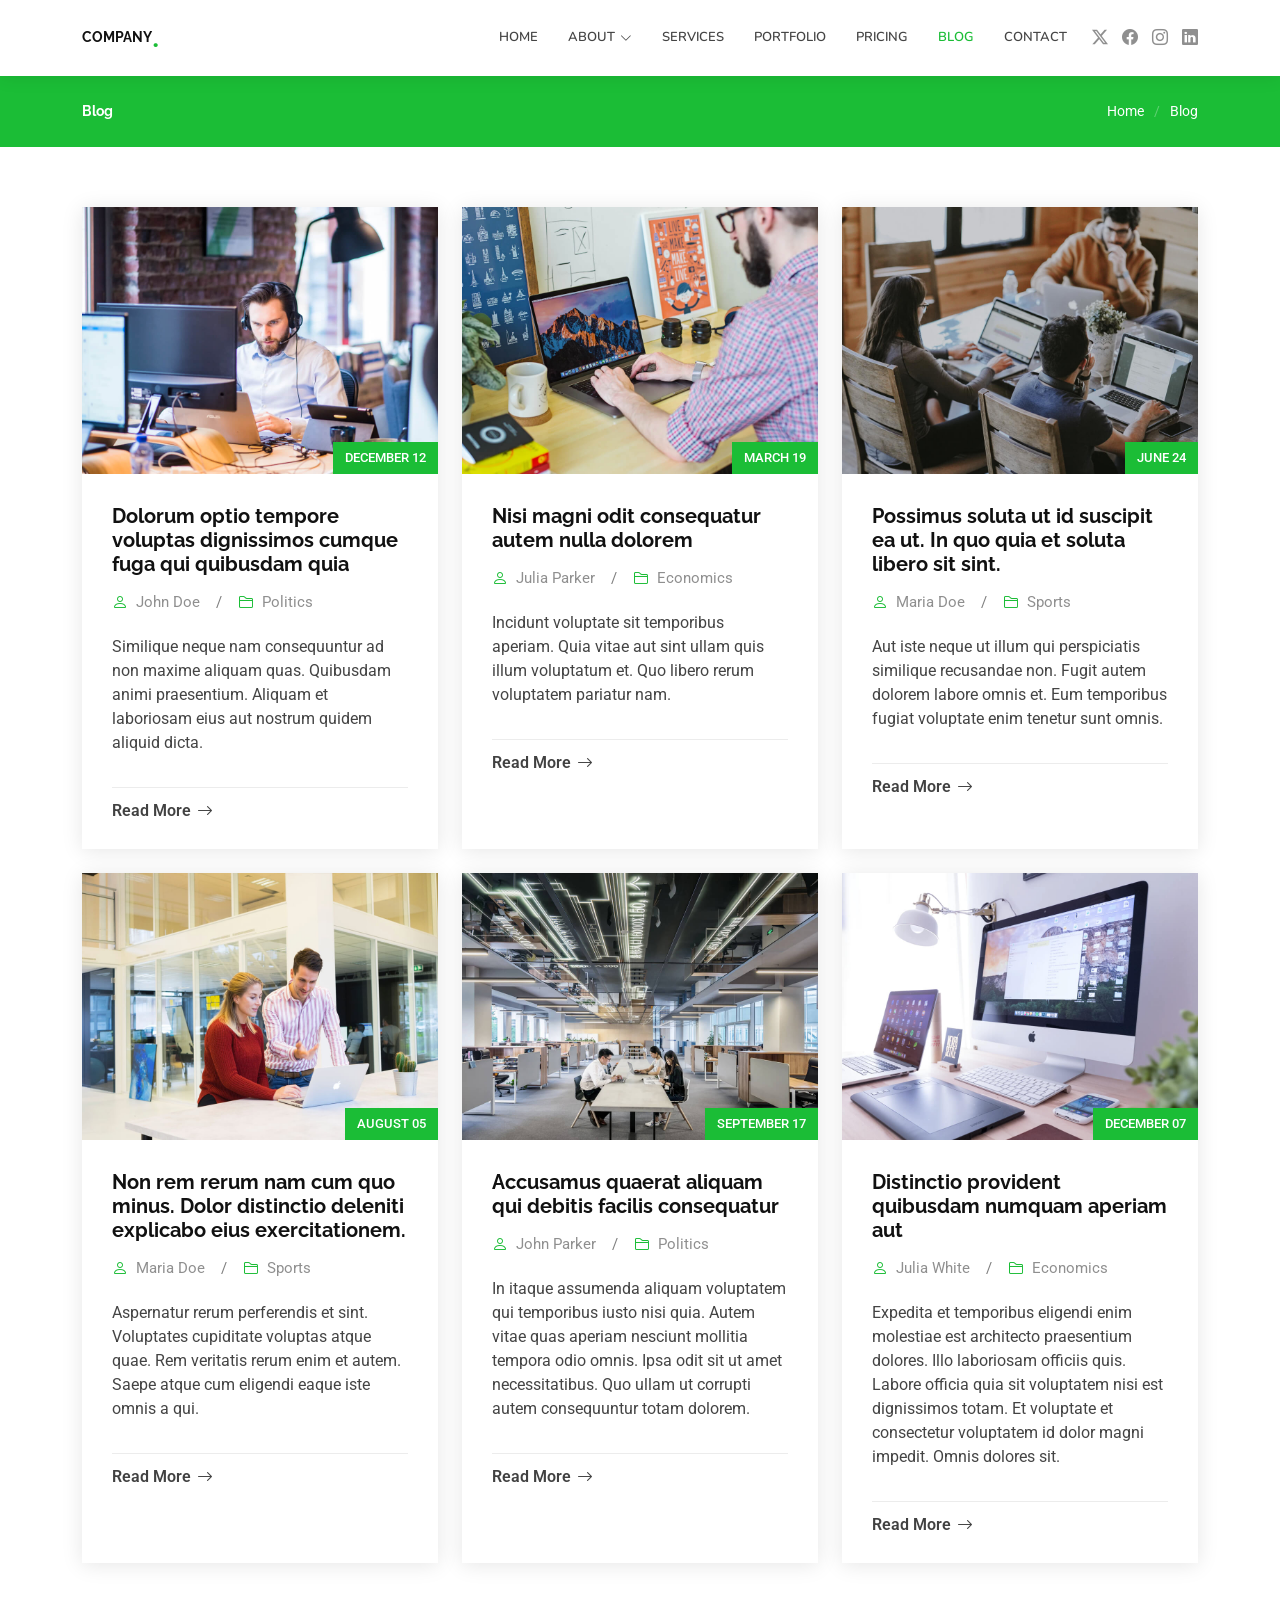
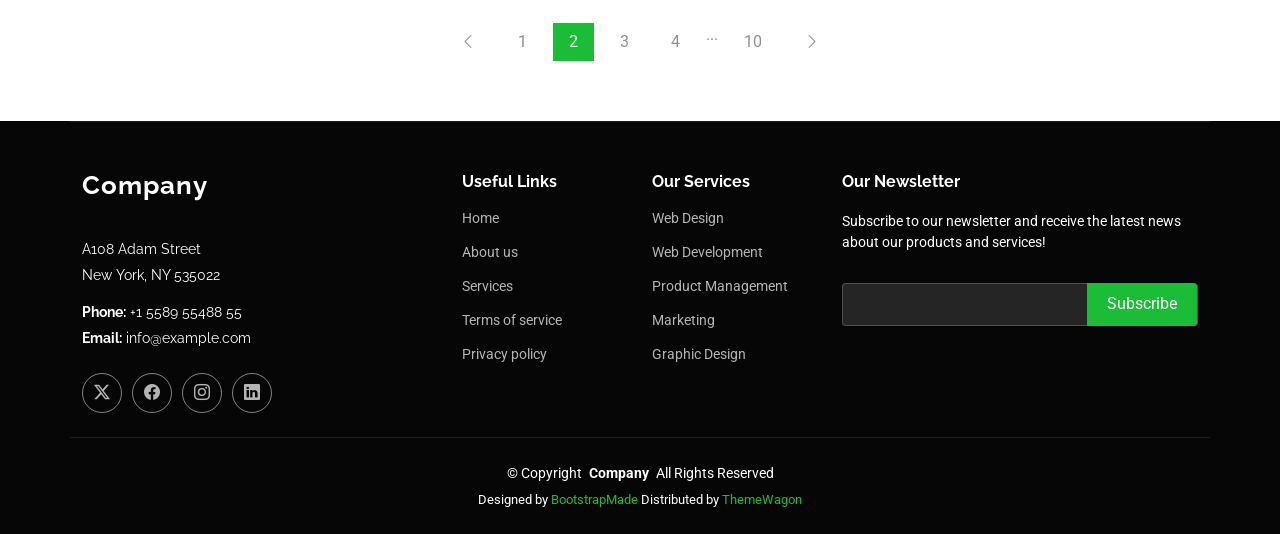
<file: blog.html>
<!DOCTYPE html>
<html lang="en">

<head>
  <meta charset="utf-8">
  <meta content="width=device-width, initial-scale=1.0" name="viewport">
  <title>Blog - Company Bootstrap Template</title>
  <meta name="description" content="">
  <meta name="keywords" content="">

  <!-- Favicons -->
  <link href="assets/img/favicon.png" rel="icon">
  <link href="assets/img/apple-touch-icon.png" rel="apple-touch-icon">

  <!-- Fonts -->
  <link href="https://fonts.googleapis.com" rel="preconnect">
  <link href="https://fonts.gstatic.com" rel="preconnect" crossorigin>
  <link href="https://fonts.googleapis.com/css2?family=Roboto:ital,wght@0,100;0,300;0,400;0,500;0,700;0,900;1,100;1,300;1,400;1,500;1,700;1,900&family=Raleway:ital,wght@0,100;0,200;0,300;0,400;0,500;0,600;0,700;0,800;0,900;1,100;1,200;1,300;1,400;1,500;1,600;1,700;1,800;1,900&family=Nunito:ital,wght@0,200;0,300;0,400;0,500;0,600;0,700;0,800;0,900;1,200;1,300;1,400;1,500;1,600;1,700;1,800;1,900&display=swap" rel="stylesheet">

  <!-- Vendor CSS Files -->
  <link href="assets/vendor/bootstrap/css/bootstrap.min.css" rel="stylesheet">
  <link href="assets/vendor/bootstrap-icons/bootstrap-icons.css" rel="stylesheet">
  <link href="assets/vendor/aos/aos.css" rel="stylesheet">
  <link href="assets/vendor/glightbox/css/glightbox.min.css" rel="stylesheet">
  <link href="assets/vendor/swiper/swiper-bundle.min.css" rel="stylesheet">

  <!-- Main CSS File -->
  <link href="assets/css/main.css" rel="stylesheet">

  <!-- =======================================================
  * Template Name: Company
  * Template URL: https://bootstrapmade.com/company-free-html-bootstrap-template/
  * Updated: Aug 07 2024 with Bootstrap v5.3.3
  * Author: BootstrapMade.com
  * License: https://bootstrapmade.com/license/
  ======================================================== -->
</head>

<body class="blog-page">

  <header id="header" class="header d-flex align-items-center sticky-top">
    <div class="container position-relative d-flex align-items-center">

      <a href="index.html" class="logo d-flex align-items-center me-auto">
        <!-- Uncomment the line below if you also wish to use an image logo -->
        <!-- <img src="assets/img/logo.png" alt=""> -->
        <h1 class="sitename">Company</h1><span>.</span>
      </a>

      <nav id="navmenu" class="navmenu">
        <ul>
          <li><a href="#hero">Home</a></li>
          <li class="dropdown"><a href="about.html"><span>About</span> <i class="bi bi-chevron-down toggle-dropdown"></i></a>
            <ul>
              <li><a href="team.html">Team</a></li>
              <li><a href="testimonials.html">Testimonials</a></li>
              <li class="dropdown"><a href="#"><span>Deep Dropdown</span> <i class="bi bi-chevron-down toggle-dropdown"></i></a>
                <ul>
                  <li><a href="#">Deep Dropdown 1</a></li>
                  <li><a href="#">Deep Dropdown 2</a></li>
                  <li><a href="#">Deep Dropdown 3</a></li>
                  <li><a href="#">Deep Dropdown 4</a></li>
                  <li><a href="#">Deep Dropdown 5</a></li>
                </ul>
              </li>
            </ul>
          </li>
          <li><a href="services.html">Services</a></li>
          <li><a href="portfolio.html">Portfolio</a></li>
          <li><a href="pricing.html">Pricing</a></li>
          <li><a href="blog.html" class="active">Blog</a></li>
          <li><a href="contact.html">Contact</a></li>
        </ul>
        <i class="mobile-nav-toggle d-xl-none bi bi-list"></i>
      </nav>

      <div class="header-social-links">
        <a href="#" class="twitter"><i class="bi bi-twitter-x"></i></a>
        <a href="#" class="facebook"><i class="bi bi-facebook"></i></a>
        <a href="#" class="instagram"><i class="bi bi-instagram"></i></a>
        <a href="#" class="linkedin"><i class="bi bi-linkedin"></i></a>
      </div>

    </div>
  </header>

  <main class="main">

    <!-- Page Title -->
    <div class="page-title accent-background">
      <div class="container d-lg-flex justify-content-between align-items-center">
        <h1 class="mb-2 mb-lg-0">Blog</h1>
        <nav class="breadcrumbs">
          <ol>
            <li><a href="index.html">Home</a></li>
            <li class="current">Blog</li>
          </ol>
        </nav>
      </div>
    </div><!-- End Page Title -->

    <!-- Blog Posts Section -->
    <section id="blog-posts" class="blog-posts section">

      <div class="container">
        <div class="row gy-4">

          <div class="col-lg-4">
            <article class="position-relative h-100">

              <div class="post-img position-relative overflow-hidden">
                <img src="assets/img/blog/blog-1.jpg" class="img-fluid" alt="">
                <span class="post-date">December 12</span>
              </div>

              <div class="post-content d-flex flex-column">

                <h3 class="post-title">Dolorum optio tempore voluptas dignissimos cumque fuga qui quibusdam quia</h3>

                <div class="meta d-flex align-items-center">
                  <div class="d-flex align-items-center">
                    <i class="bi bi-person"></i> <span class="ps-2">John Doe</span>
                  </div>
                  <span class="px-3 text-black-50">/</span>
                  <div class="d-flex align-items-center">
                    <i class="bi bi-folder2"></i> <span class="ps-2">Politics</span>
                  </div>
                </div>

                <p>
                  Similique neque nam consequuntur ad non maxime aliquam quas. Quibusdam animi praesentium. Aliquam et laboriosam eius aut nostrum quidem aliquid dicta.
                </p>

                <hr>

                <a href="blog-details.html" class="readmore stretched-link"><span>Read More</span><i class="bi bi-arrow-right"></i></a>

              </div>

            </article>
          </div><!-- End post list item -->

          <div class="col-lg-4">
            <article class="position-relative h-100">

              <div class="post-img position-relative overflow-hidden">
                <img src="assets/img/blog/blog-2.jpg" class="img-fluid" alt="">
                <span class="post-date">March 19</span>
              </div>

              <div class="post-content d-flex flex-column">

                <h3 class="post-title">Nisi magni odit consequatur autem nulla dolorem</h3>

                <div class="meta d-flex align-items-center">
                  <div class="d-flex align-items-center">
                    <i class="bi bi-person"></i> <span class="ps-2">Julia Parker</span>
                  </div>
                  <span class="px-3 text-black-50">/</span>
                  <div class="d-flex align-items-center">
                    <i class="bi bi-folder2"></i> <span class="ps-2">Economics</span>
                  </div>
                </div>

                <p>
                  Incidunt voluptate sit temporibus aperiam. Quia vitae aut sint ullam quis illum voluptatum et. Quo libero rerum voluptatem pariatur nam.
                </p>

                <hr>

                <a href="blog-details.html" class="readmore stretched-link"><span>Read More</span><i class="bi bi-arrow-right"></i></a>

              </div>

            </article>
          </div><!-- End post list item -->

          <div class="col-lg-4">
            <article class="position-relative h-100">

              <div class="post-img position-relative overflow-hidden">
                <img src="assets/img/blog/blog-3.jpg" class="img-fluid" alt="">
                <span class="post-date">June 24</span>
              </div>

              <div class="post-content d-flex flex-column">

                <h3 class="post-title">Possimus soluta ut id suscipit ea ut. In quo quia et soluta libero sit sint.</h3>

                <div class="meta d-flex align-items-center">
                  <div class="d-flex align-items-center">
                    <i class="bi bi-person"></i> <span class="ps-2">Maria Doe</span>
                  </div>
                  <span class="px-3 text-black-50">/</span>
                  <div class="d-flex align-items-center">
                    <i class="bi bi-folder2"></i> <span class="ps-2">Sports</span>
                  </div>
                </div>

                <p>
                  Aut iste neque ut illum qui perspiciatis similique recusandae non. Fugit autem dolorem labore omnis et. Eum temporibus fugiat voluptate enim tenetur sunt omnis.
                </p>

                <hr>

                <a href="blog-details.html" class="readmore stretched-link"><span>Read More</span><i class="bi bi-arrow-right"></i></a>

              </div>

            </article>
          </div><!-- End post list item -->

          <div class="col-lg-4">
            <article class="position-relative h-100">

              <div class="post-img position-relative overflow-hidden">
                <img src="assets/img/blog/blog-4.jpg" class="img-fluid" alt="">
                <span class="post-date">August 05</span>
              </div>

              <div class="post-content d-flex flex-column">

                <h3 class="post-title">Non rem rerum nam cum quo minus. Dolor distinctio deleniti explicabo eius exercitationem.</h3>

                <div class="meta d-flex align-items-center">
                  <div class="d-flex align-items-center">
                    <i class="bi bi-person"></i> <span class="ps-2">Maria Doe</span>
                  </div>
                  <span class="px-3 text-black-50">/</span>
                  <div class="d-flex align-items-center">
                    <i class="bi bi-folder2"></i> <span class="ps-2">Sports</span>
                  </div>
                </div>

                <p>
                  Aspernatur rerum perferendis et sint. Voluptates cupiditate voluptas atque quae. Rem veritatis rerum enim et autem. Saepe atque cum eligendi eaque iste omnis a qui.
                </p>

                <hr>

                <a href="blog-details.html" class="readmore stretched-link"><span>Read More</span><i class="bi bi-arrow-right"></i></a>

              </div>

            </article>
          </div><!-- End post list item -->

          <div class="col-lg-4">
            <article class="position-relative h-100">

              <div class="post-img position-relative overflow-hidden">
                <img src="assets/img/blog/blog-5.jpg" class="img-fluid" alt="">
                <span class="post-date">September 17</span>
              </div>

              <div class="post-content d-flex flex-column">

                <h3 class="post-title">Accusamus quaerat aliquam qui debitis facilis consequatur</h3>

                <div class="meta d-flex align-items-center">
                  <div class="d-flex align-items-center">
                    <i class="bi bi-person"></i> <span class="ps-2">John Parker</span>
                  </div>
                  <span class="px-3 text-black-50">/</span>
                  <div class="d-flex align-items-center">
                    <i class="bi bi-folder2"></i> <span class="ps-2">Politics</span>
                  </div>
                </div>

                <p>
                  In itaque assumenda aliquam voluptatem qui temporibus iusto nisi quia. Autem vitae quas aperiam nesciunt mollitia tempora odio omnis. Ipsa odit sit ut amet necessitatibus. Quo ullam ut corrupti autem consequuntur totam dolorem.
                </p>

                <hr>

                <a href="blog-details.html" class="readmore stretched-link"><span>Read More</span><i class="bi bi-arrow-right"></i></a>

              </div>

            </article>
          </div><!-- End post list item -->

          <div class="col-lg-4">
            <article class="position-relative h-100">

              <div class="post-img position-relative overflow-hidden">
                <img src="assets/img/blog/blog-6.jpg" class="img-fluid" alt="">
                <span class="post-date">December 07</span>
              </div>

              <div class="post-content d-flex flex-column">

                <h3 class="post-title">Distinctio provident quibusdam numquam aperiam aut</h3>

                <div class="meta d-flex align-items-center">
                  <div class="d-flex align-items-center">
                    <i class="bi bi-person"></i> <span class="ps-2">Julia White</span>
                  </div>
                  <span class="px-3 text-black-50">/</span>
                  <div class="d-flex align-items-center">
                    <i class="bi bi-folder2"></i> <span class="ps-2">Economics</span>
                  </div>
                </div>

                <p>
                  Expedita et temporibus eligendi enim molestiae est architecto praesentium dolores. Illo laboriosam officiis quis. Labore officia quia sit voluptatem nisi est dignissimos totam. Et voluptate et consectetur voluptatem id dolor magni impedit. Omnis dolores sit.
                </p>

                <hr>

                <a href="blog-details.html" class="readmore stretched-link"><span>Read More</span><i class="bi bi-arrow-right"></i></a>

              </div>

            </article>
          </div><!-- End post list item -->

        </div>
      </div>

    </section><!-- /Blog Posts Section -->

    <!-- Blog Pagination Section -->
    <section id="blog-pagination" class="blog-pagination section">

      <div class="container">
        <div class="d-flex justify-content-center">
          <ul>
            <li><a href="#"><i class="bi bi-chevron-left"></i></a></li>
            <li><a href="#">1</a></li>
            <li><a href="#" class="active">2</a></li>
            <li><a href="#">3</a></li>
            <li><a href="#">4</a></li>
            <li>...</li>
            <li><a href="#">10</a></li>
            <li><a href="#"><i class="bi bi-chevron-right"></i></a></li>
          </ul>
        </div>
      </div>

    </section><!-- /Blog Pagination Section -->

  </main>

  <footer id="footer" class="footer dark-background">

    <div class="container footer-top">
      <div class="row gy-4">
        <div class="col-lg-4 col-md-6 footer-about">
          <a href="index.html" class="logo d-flex align-items-center">
            <span class="sitename">Company</span>
          </a>
          <div class="footer-contact pt-3">
            <p>A108 Adam Street</p>
            <p>New York, NY 535022</p>
            <p class="mt-3"><strong>Phone:</strong> <span>+1 5589 55488 55</span></p>
            <p><strong>Email:</strong> <span>info@example.com</span></p>
          </div>
          <div class="social-links d-flex mt-4">
            <a href=""><i class="bi bi-twitter-x"></i></a>
            <a href=""><i class="bi bi-facebook"></i></a>
            <a href=""><i class="bi bi-instagram"></i></a>
            <a href=""><i class="bi bi-linkedin"></i></a>
          </div>
        </div>

        <div class="col-lg-2 col-md-3 footer-links">
          <h4>Useful Links</h4>
          <ul>
            <li><a href="#">Home</a></li>
            <li><a href="#">About us</a></li>
            <li><a href="#">Services</a></li>
            <li><a href="#">Terms of service</a></li>
            <li><a href="#">Privacy policy</a></li>
          </ul>
        </div>

        <div class="col-lg-2 col-md-3 footer-links">
          <h4>Our Services</h4>
          <ul>
            <li><a href="#">Web Design</a></li>
            <li><a href="#">Web Development</a></li>
            <li><a href="#">Product Management</a></li>
            <li><a href="#">Marketing</a></li>
            <li><a href="#">Graphic Design</a></li>
          </ul>
        </div>

        <div class="col-lg-4 col-md-12 footer-newsletter">
          <h4>Our Newsletter</h4>
          <p>Subscribe to our newsletter and receive the latest news about our products and services!</p>
          <form action="forms/newsletter.php" method="post" class="php-email-form">
            <div class="newsletter-form"><input type="email" name="email"><input type="submit" value="Subscribe"></div>
            <div class="loading">Loading</div>
            <div class="error-message"></div>
            <div class="sent-message">Your subscription request has been sent. Thank you!</div>
          </form>
        </div>

      </div>
    </div>

    <div class="container copyright text-center mt-4">
      <p>© <span>Copyright</span> <strong class="px-1 sitename">Company</strong> <span>All Rights Reserved</span></p>
      <div class="credits">
        <!-- All the links in the footer should remain intact. -->
        <!-- You can delete the links only if you've purchased the pro version. -->
        <!-- Licensing information: https://bootstrapmade.com/license/ -->
        <!-- Purchase the pro version with working PHP/AJAX contact form: [buy-url] -->
        Designed by <a href="https://bootstrapmade.com/">BootstrapMade</a> Distributed by <a href=“https://themewagon.com>ThemeWagon
      </div>
    </div>

  </footer>

  <!-- Scroll Top -->
  <a href="#" id="scroll-top" class="scroll-top d-flex align-items-center justify-content-center"><i class="bi bi-arrow-up-short"></i></a>

  <!-- Preloader -->
  <div id="preloader"></div>

  <!-- Vendor JS Files -->
  <script src="assets/vendor/bootstrap/js/bootstrap.bundle.min.js"></script>
  <script src="assets/vendor/php-email-form/validate.js"></script>
  <script src="assets/vendor/aos/aos.js"></script>
  <script src="assets/vendor/glightbox/js/glightbox.min.js"></script>
  <script src="assets/vendor/imagesloaded/imagesloaded.pkgd.min.js"></script>
  <script src="assets/vendor/isotope-layout/isotope.pkgd.min.js"></script>
  <script src="assets/vendor/waypoints/noframework.waypoints.js"></script>
  <script src="assets/vendor/swiper/swiper-bundle.min.js"></script>

  <!-- Main JS File -->
  <script src="assets/js/main.js"></script>

</body>

</html>
</file>
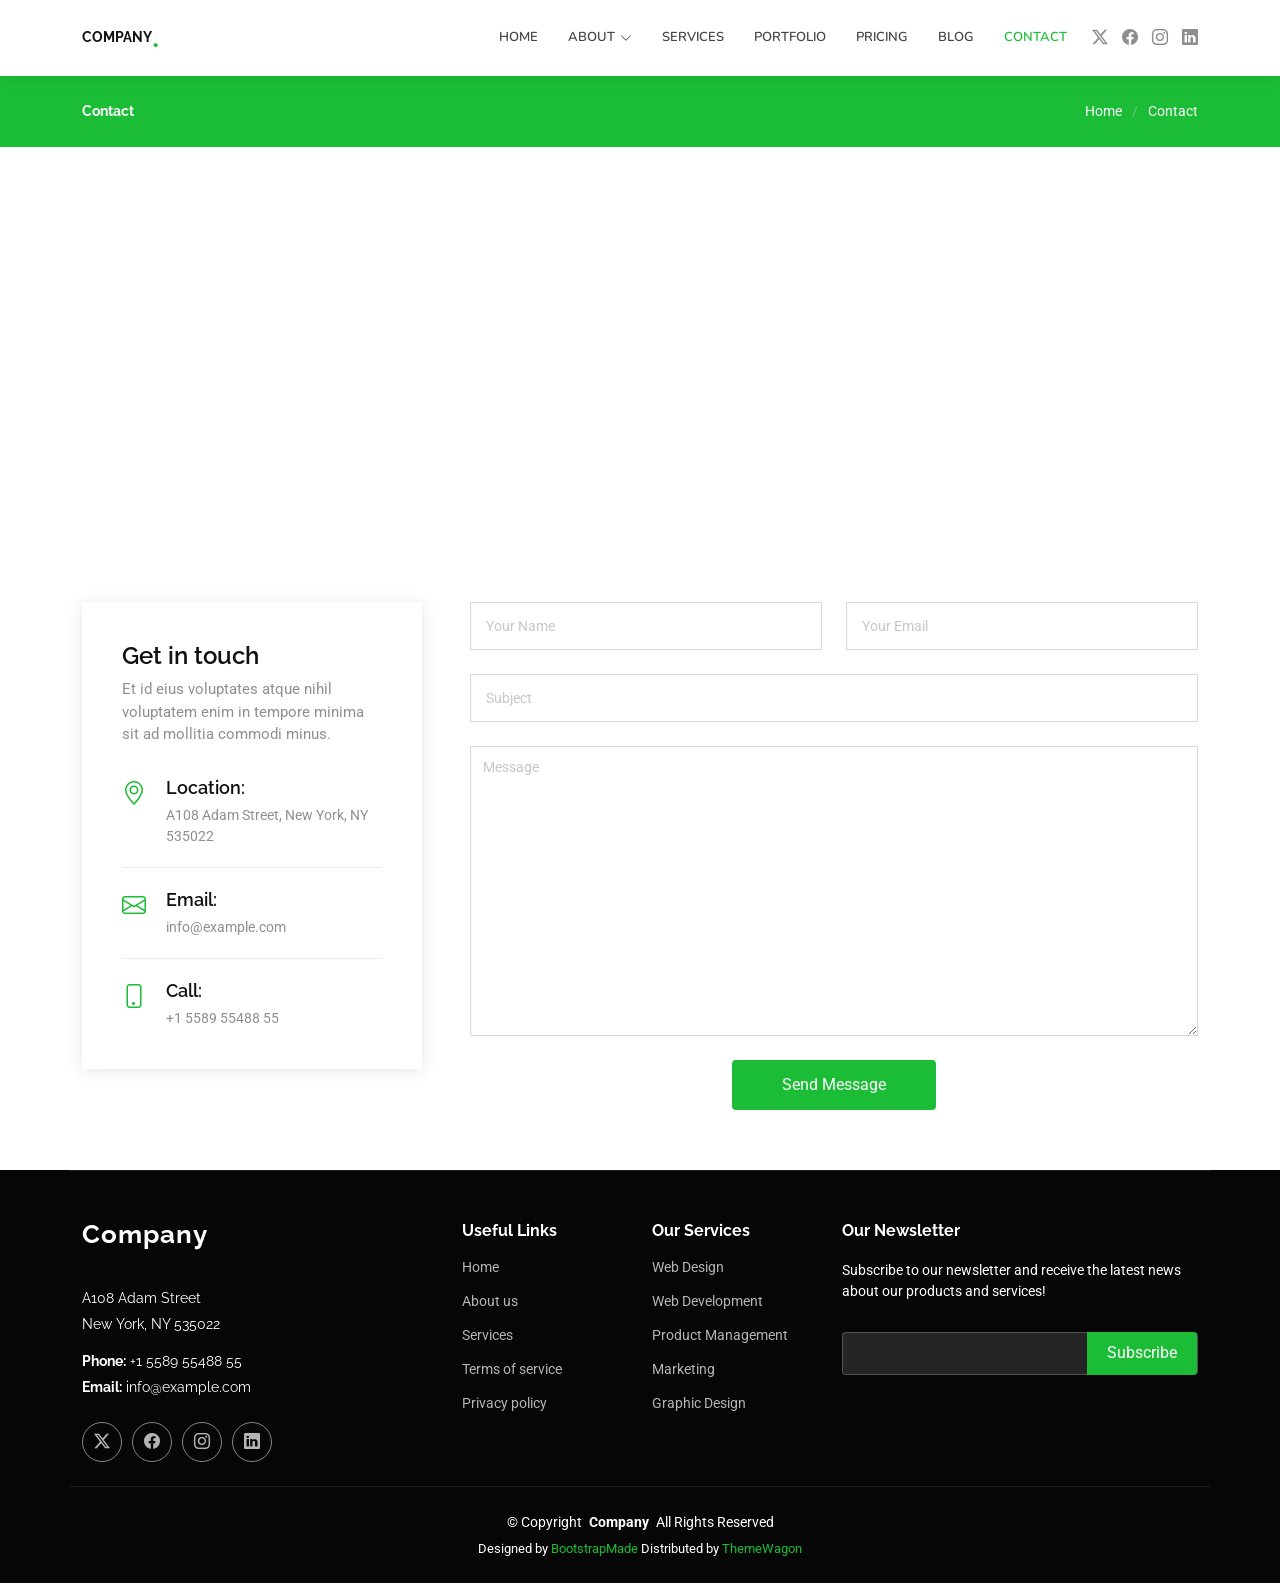
<file: contact.html>
<!DOCTYPE html>
<html lang="en">

<head>
  <meta charset="utf-8">
  <meta content="width=device-width, initial-scale=1.0" name="viewport">
  <title>Contact - Company Bootstrap Template</title>
  <meta name="description" content="">
  <meta name="keywords" content="">

  <!-- Favicons -->
  <link href="assets/img/favicon.png" rel="icon">
  <link href="assets/img/apple-touch-icon.png" rel="apple-touch-icon">

  <!-- Fonts -->
  <link href="https://fonts.googleapis.com" rel="preconnect">
  <link href="https://fonts.gstatic.com" rel="preconnect" crossorigin>
  <link href="https://fonts.googleapis.com/css2?family=Roboto:ital,wght@0,100;0,300;0,400;0,500;0,700;0,900;1,100;1,300;1,400;1,500;1,700;1,900&family=Raleway:ital,wght@0,100;0,200;0,300;0,400;0,500;0,600;0,700;0,800;0,900;1,100;1,200;1,300;1,400;1,500;1,600;1,700;1,800;1,900&family=Nunito:ital,wght@0,200;0,300;0,400;0,500;0,600;0,700;0,800;0,900;1,200;1,300;1,400;1,500;1,600;1,700;1,800;1,900&display=swap" rel="stylesheet">

  <!-- Vendor CSS Files -->
  <link href="assets/vendor/bootstrap/css/bootstrap.min.css" rel="stylesheet">
  <link href="assets/vendor/bootstrap-icons/bootstrap-icons.css" rel="stylesheet">
  <link href="assets/vendor/aos/aos.css" rel="stylesheet">
  <link href="assets/vendor/glightbox/css/glightbox.min.css" rel="stylesheet">
  <link href="assets/vendor/swiper/swiper-bundle.min.css" rel="stylesheet">

  <!-- Main CSS File -->
  <link href="assets/css/main.css" rel="stylesheet">

  <!-- =======================================================
  * Template Name: Company
  * Template URL: https://bootstrapmade.com/company-free-html-bootstrap-template/
  * Updated: Aug 07 2024 with Bootstrap v5.3.3
  * Author: BootstrapMade.com
  * License: https://bootstrapmade.com/license/
  ======================================================== -->
</head>

<body class="contact-page">

  <header id="header" class="header d-flex align-items-center sticky-top">
    <div class="container position-relative d-flex align-items-center">

      <a href="index.html" class="logo d-flex align-items-center me-auto">
        <!-- Uncomment the line below if you also wish to use an image logo -->
        <!-- <img src="assets/img/logo.png" alt=""> -->
        <h1 class="sitename">Company</h1><span>.</span>
      </a>

      <nav id="navmenu" class="navmenu">
        <ul>
          <li><a href="#hero">Home</a></li>
          <li class="dropdown"><a href="about.html"><span>About</span> <i class="bi bi-chevron-down toggle-dropdown"></i></a>
            <ul>
              <li><a href="team.html">Team</a></li>
              <li><a href="testimonials.html">Testimonials</a></li>
              <li class="dropdown"><a href="#"><span>Deep Dropdown</span> <i class="bi bi-chevron-down toggle-dropdown"></i></a>
                <ul>
                  <li><a href="#">Deep Dropdown 1</a></li>
                  <li><a href="#">Deep Dropdown 2</a></li>
                  <li><a href="#">Deep Dropdown 3</a></li>
                  <li><a href="#">Deep Dropdown 4</a></li>
                  <li><a href="#">Deep Dropdown 5</a></li>
                </ul>
              </li>
            </ul>
          </li>
          <li><a href="services.html">Services</a></li>
          <li><a href="portfolio.html">Portfolio</a></li>
          <li><a href="pricing.html">Pricing</a></li>
          <li><a href="blog.html">Blog</a></li>
          <li><a href="contact.html" class="active">Contact</a></li>
        </ul>
        <i class="mobile-nav-toggle d-xl-none bi bi-list"></i>
      </nav>

      <div class="header-social-links">
        <a href="#" class="twitter"><i class="bi bi-twitter-x"></i></a>
        <a href="#" class="facebook"><i class="bi bi-facebook"></i></a>
        <a href="#" class="instagram"><i class="bi bi-instagram"></i></a>
        <a href="#" class="linkedin"><i class="bi bi-linkedin"></i></a>
      </div>

    </div>
  </header>

  <main class="main">

    <!-- Page Title -->
    <div class="page-title accent-background">
      <div class="container d-lg-flex justify-content-between align-items-center">
        <h1 class="mb-2 mb-lg-0">Contact</h1>
        <nav class="breadcrumbs">
          <ol>
            <li><a href="index.html">Home</a></li>
            <li class="current">Contact</li>
          </ol>
        </nav>
      </div>
    </div><!-- End Page Title -->

    <!-- Contact Section -->
    <section id="contact" class="contact section">

      <div class="mb-5">
        <iframe style="width: 100%; height: 400px;" src="https://www.google.com/maps/embed?pb=!1m14!1m8!1m3!1d12097.433213460943!2d-74.0062269!3d40.7101282!3m2!1i1024!2i768!4f13.1!3m3!1m2!1s0x0%3A0xb89d1fe6bc499443!2sDowntown+Conference+Center!5e0!3m2!1smk!2sbg!4v1539943755621" frameborder="0" allowfullscreen=""></iframe>
      </div><!-- End Google Maps -->

      <div class="container" data-aos="fade">

        <div class="row gy-5 gx-lg-5">

          <div class="col-lg-4">

            <div class="info">
              <h3>Get in touch</h3>
              <p>Et id eius voluptates atque nihil voluptatem enim in tempore minima sit ad mollitia commodi minus.</p>

              <div class="info-item d-flex">
                <i class="bi bi-geo-alt flex-shrink-0"></i>
                <div>
                  <h4>Location:</h4>
                  <p>A108 Adam Street, New York, NY 535022</p>
                </div>
              </div><!-- End Info Item -->

              <div class="info-item d-flex">
                <i class="bi bi-envelope flex-shrink-0"></i>
                <div>
                  <h4>Email:</h4>
                  <p>info@example.com</p>
                </div>
              </div><!-- End Info Item -->

              <div class="info-item d-flex">
                <i class="bi bi-phone flex-shrink-0"></i>
                <div>
                  <h4>Call:</h4>
                  <p>+1 5589 55488 55</p>
                </div>
              </div><!-- End Info Item -->

            </div>

          </div>

          <div class="col-lg-8">
            <form action="forms/contact.php" method="post" role="form" class="php-email-form">
              <div class="row">
                <div class="col-md-6 form-group">
                  <input type="text" name="name" class="form-control" id="name" placeholder="Your Name" required="">
                </div>
                <div class="col-md-6 form-group mt-3 mt-md-0">
                  <input type="email" class="form-control" name="email" id="email" placeholder="Your Email" required="">
                </div>
              </div>
              <div class="form-group mt-3">
                <input type="text" class="form-control" name="subject" id="subject" placeholder="Subject" required="">
              </div>
              <div class="form-group mt-3">
                <textarea class="form-control" name="message" placeholder="Message" required=""></textarea>
              </div>
              <div class="my-3">
                <div class="loading">Loading</div>
                <div class="error-message"></div>
                <div class="sent-message">Your message has been sent. Thank you!</div>
              </div>
              <div class="text-center"><button type="submit">Send Message</button></div>
            </form>
          </div><!-- End Contact Form -->

        </div>

      </div>

    </section><!-- /Contact Section -->

  </main>

  <footer id="footer" class="footer dark-background">

    <div class="container footer-top">
      <div class="row gy-4">
        <div class="col-lg-4 col-md-6 footer-about">
          <a href="index.html" class="logo d-flex align-items-center">
            <span class="sitename">Company</span>
          </a>
          <div class="footer-contact pt-3">
            <p>A108 Adam Street</p>
            <p>New York, NY 535022</p>
            <p class="mt-3"><strong>Phone:</strong> <span>+1 5589 55488 55</span></p>
            <p><strong>Email:</strong> <span>info@example.com</span></p>
          </div>
          <div class="social-links d-flex mt-4">
            <a href=""><i class="bi bi-twitter-x"></i></a>
            <a href=""><i class="bi bi-facebook"></i></a>
            <a href=""><i class="bi bi-instagram"></i></a>
            <a href=""><i class="bi bi-linkedin"></i></a>
          </div>
        </div>

        <div class="col-lg-2 col-md-3 footer-links">
          <h4>Useful Links</h4>
          <ul>
            <li><a href="#">Home</a></li>
            <li><a href="#">About us</a></li>
            <li><a href="#">Services</a></li>
            <li><a href="#">Terms of service</a></li>
            <li><a href="#">Privacy policy</a></li>
          </ul>
        </div>

        <div class="col-lg-2 col-md-3 footer-links">
          <h4>Our Services</h4>
          <ul>
            <li><a href="#">Web Design</a></li>
            <li><a href="#">Web Development</a></li>
            <li><a href="#">Product Management</a></li>
            <li><a href="#">Marketing</a></li>
            <li><a href="#">Graphic Design</a></li>
          </ul>
        </div>

        <div class="col-lg-4 col-md-12 footer-newsletter">
          <h4>Our Newsletter</h4>
          <p>Subscribe to our newsletter and receive the latest news about our products and services!</p>
          <form action="forms/newsletter.php" method="post" class="php-email-form">
            <div class="newsletter-form"><input type="email" name="email"><input type="submit" value="Subscribe"></div>
            <div class="loading">Loading</div>
            <div class="error-message"></div>
            <div class="sent-message">Your subscription request has been sent. Thank you!</div>
          </form>
        </div>

      </div>
    </div>

    <div class="container copyright text-center mt-4">
      <p>© <span>Copyright</span> <strong class="px-1 sitename">Company</strong> <span>All Rights Reserved</span></p>
      <div class="credits">
        <!-- All the links in the footer should remain intact. -->
        <!-- You can delete the links only if you've purchased the pro version. -->
        <!-- Licensing information: https://bootstrapmade.com/license/ -->
        <!-- Purchase the pro version with working PHP/AJAX contact form: [buy-url] -->
        Designed by <a href="https://bootstrapmade.com/">BootstrapMade</a> Distributed by <a href=“https://themewagon.com>ThemeWagon
      </div>
    </div>

  </footer>

  <!-- Scroll Top -->
  <a href="#" id="scroll-top" class="scroll-top d-flex align-items-center justify-content-center"><i class="bi bi-arrow-up-short"></i></a>

  <!-- Preloader -->
  <div id="preloader"></div>

  <!-- Vendor JS Files -->
  <script src="assets/vendor/bootstrap/js/bootstrap.bundle.min.js"></script>
  <script src="assets/vendor/php-email-form/validate.js"></script>
  <script src="assets/vendor/aos/aos.js"></script>
  <script src="assets/vendor/glightbox/js/glightbox.min.js"></script>
  <script src="assets/vendor/imagesloaded/imagesloaded.pkgd.min.js"></script>
  <script src="assets/vendor/isotope-layout/isotope.pkgd.min.js"></script>
  <script src="assets/vendor/waypoints/noframework.waypoints.js"></script>
  <script src="assets/vendor/swiper/swiper-bundle.min.js"></script>

  <!-- Main JS File -->
  <script src="assets/js/main.js"></script>

</body>

</html>
</file>
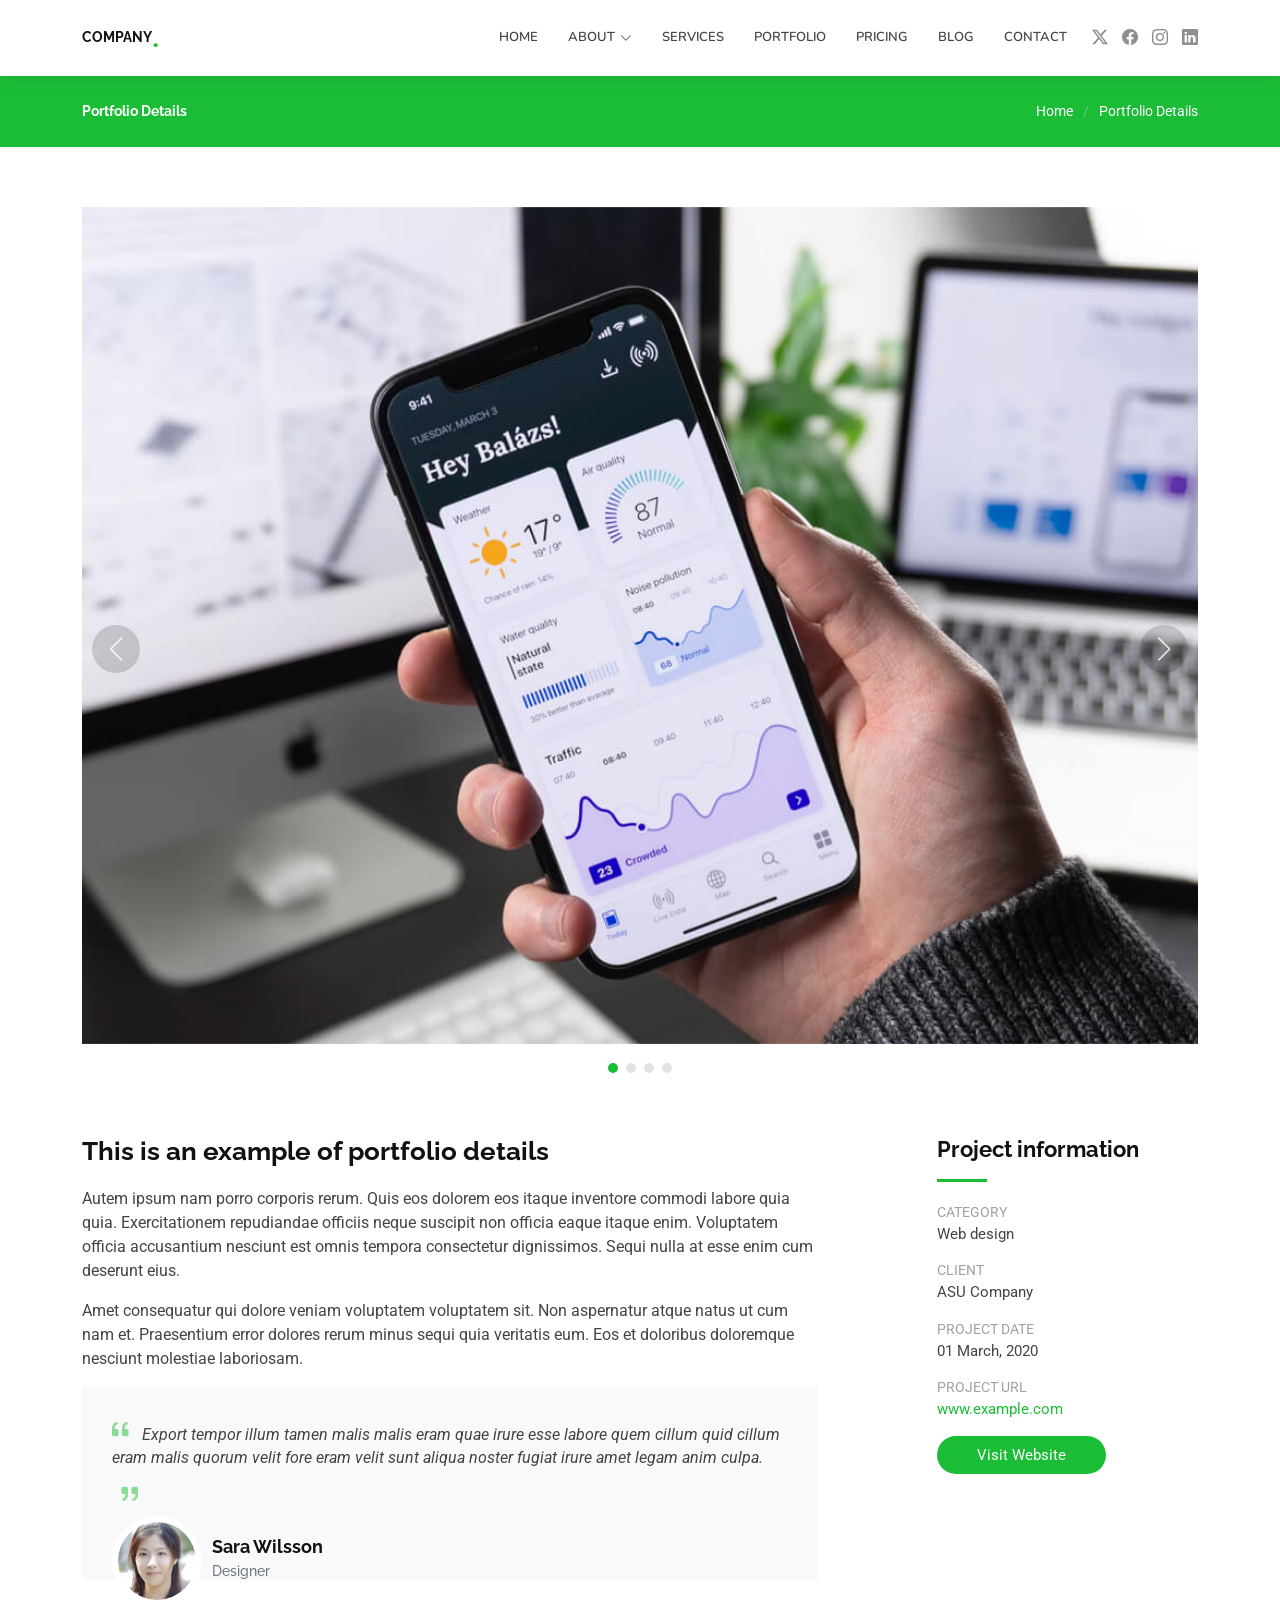
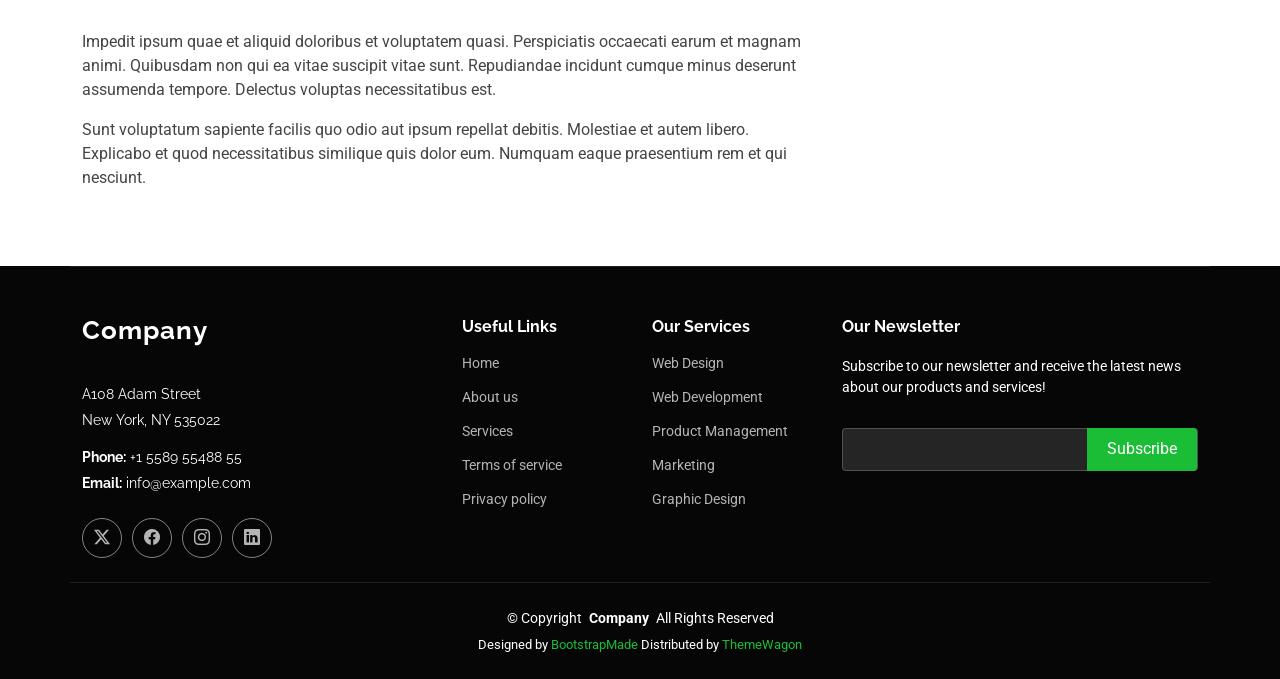
<file: portfolio-details.html>
<!DOCTYPE html>
<html lang="en">

<head>
  <meta charset="utf-8">
  <meta content="width=device-width, initial-scale=1.0" name="viewport">
  <title>Portfolio Details - Company Bootstrap Template</title>
  <meta name="description" content="">
  <meta name="keywords" content="">

  <!-- Favicons -->
  <link href="assets/img/favicon.png" rel="icon">
  <link href="assets/img/apple-touch-icon.png" rel="apple-touch-icon">

  <!-- Fonts -->
  <link href="https://fonts.googleapis.com" rel="preconnect">
  <link href="https://fonts.gstatic.com" rel="preconnect" crossorigin>
  <link href="https://fonts.googleapis.com/css2?family=Roboto:ital,wght@0,100;0,300;0,400;0,500;0,700;0,900;1,100;1,300;1,400;1,500;1,700;1,900&family=Raleway:ital,wght@0,100;0,200;0,300;0,400;0,500;0,600;0,700;0,800;0,900;1,100;1,200;1,300;1,400;1,500;1,600;1,700;1,800;1,900&family=Nunito:ital,wght@0,200;0,300;0,400;0,500;0,600;0,700;0,800;0,900;1,200;1,300;1,400;1,500;1,600;1,700;1,800;1,900&display=swap" rel="stylesheet">

  <!-- Vendor CSS Files -->
  <link href="assets/vendor/bootstrap/css/bootstrap.min.css" rel="stylesheet">
  <link href="assets/vendor/bootstrap-icons/bootstrap-icons.css" rel="stylesheet">
  <link href="assets/vendor/aos/aos.css" rel="stylesheet">
  <link href="assets/vendor/glightbox/css/glightbox.min.css" rel="stylesheet">
  <link href="assets/vendor/swiper/swiper-bundle.min.css" rel="stylesheet">

  <!-- Main CSS File -->
  <link href="assets/css/main.css" rel="stylesheet">

  <!-- =======================================================
  * Template Name: Company
  * Template URL: https://bootstrapmade.com/company-free-html-bootstrap-template/
  * Updated: Aug 07 2024 with Bootstrap v5.3.3
  * Author: BootstrapMade.com
  * License: https://bootstrapmade.com/license/
  ======================================================== -->
</head>

<body class="portfolio-details-page">

  <header id="header" class="header d-flex align-items-center sticky-top">
    <div class="container position-relative d-flex align-items-center">

      <a href="index.html" class="logo d-flex align-items-center me-auto">
        <!-- Uncomment the line below if you also wish to use an image logo -->
        <!-- <img src="assets/img/logo.png" alt=""> -->
        <h1 class="sitename">Company</h1><span>.</span>
      </a>

      <nav id="navmenu" class="navmenu">
        <ul>
          <li><a href="#hero">Home</a></li>
          <li class="dropdown"><a href="about.html"><span>About</span> <i class="bi bi-chevron-down toggle-dropdown"></i></a>
            <ul>
              <li><a href="team.html">Team</a></li>
              <li><a href="testimonials.html">Testimonials</a></li>
              <li class="dropdown"><a href="#"><span>Deep Dropdown</span> <i class="bi bi-chevron-down toggle-dropdown"></i></a>
                <ul>
                  <li><a href="#">Deep Dropdown 1</a></li>
                  <li><a href="#">Deep Dropdown 2</a></li>
                  <li><a href="#">Deep Dropdown 3</a></li>
                  <li><a href="#">Deep Dropdown 4</a></li>
                  <li><a href="#">Deep Dropdown 5</a></li>
                </ul>
              </li>
            </ul>
          </li>
          <li><a href="services.html">Services</a></li>
          <li><a href="portfolio.html">Portfolio</a></li>
          <li><a href="pricing.html">Pricing</a></li>
          <li><a href="blog.html">Blog</a></li>
          <li><a href="contact.html">Contact</a></li>
        </ul>
        <i class="mobile-nav-toggle d-xl-none bi bi-list"></i>
      </nav>

      <div class="header-social-links">
        <a href="#" class="twitter"><i class="bi bi-twitter-x"></i></a>
        <a href="#" class="facebook"><i class="bi bi-facebook"></i></a>
        <a href="#" class="instagram"><i class="bi bi-instagram"></i></a>
        <a href="#" class="linkedin"><i class="bi bi-linkedin"></i></a>
      </div>

    </div>
  </header>

  <main class="main">

    <!-- Page Title -->
    <div class="page-title accent-background">
      <div class="container d-lg-flex justify-content-between align-items-center">
        <h1 class="mb-2 mb-lg-0">Portfolio Details</h1>
        <nav class="breadcrumbs">
          <ol>
            <li><a href="index.html">Home</a></li>
            <li class="current">Portfolio Details</li>
          </ol>
        </nav>
      </div>
    </div><!-- End Page Title -->

    <!-- Portfolio Details Section -->
    <section id="portfolio-details" class="portfolio-details section">

      <div class="container" data-aos="fade-up">

        <div class="portfolio-details-slider swiper init-swiper">
          <script type="application/json" class="swiper-config">
            {
              "loop": true,
              "speed": 600,
              "autoplay": {
                "delay": 5000
              },
              "slidesPerView": "auto",
              "navigation": {
                "nextEl": ".swiper-button-next",
                "prevEl": ".swiper-button-prev"
              },
              "pagination": {
                "el": ".swiper-pagination",
                "type": "bullets",
                "clickable": true
              }
            }
          </script>
          <div class="swiper-wrapper align-items-center">

            <div class="swiper-slide">
              <img src="assets/img/portfolio/app-1.jpg" alt="">
            </div>

            <div class="swiper-slide">
              <img src="assets/img/portfolio/product-1.jpg" alt="">
            </div>

            <div class="swiper-slide">
              <img src="assets/img/portfolio/branding-1.jpg" alt="">
            </div>

            <div class="swiper-slide">
              <img src="assets/img/portfolio/books-1.jpg" alt="">
            </div>

          </div>
          <div class="swiper-button-prev"></div>
          <div class="swiper-button-next"></div>
          <div class="swiper-pagination"></div>
        </div>

        <div class="row justify-content-between gy-4 mt-4">

          <div class="col-lg-8" data-aos="fade-up">
            <div class="portfolio-description">
              <h2>This is an example of portfolio details</h2>
              <p>
                Autem ipsum nam porro corporis rerum. Quis eos dolorem eos itaque inventore commodi labore quia quia. Exercitationem repudiandae officiis neque suscipit non officia eaque itaque enim. Voluptatem officia accusantium nesciunt est omnis tempora consectetur dignissimos. Sequi nulla at esse enim cum deserunt eius.
              </p>
              <p>
                Amet consequatur qui dolore veniam voluptatem voluptatem sit. Non aspernatur atque natus ut cum nam et. Praesentium error dolores rerum minus sequi quia veritatis eum. Eos et doloribus doloremque nesciunt molestiae laboriosam.
              </p>

              <div class="testimonial-item">
                <p>
                  <i class="bi bi-quote quote-icon-left"></i>
                  <span>Export tempor illum tamen malis malis eram quae irure esse labore quem cillum quid cillum eram malis quorum velit fore eram velit sunt aliqua noster fugiat irure amet legam anim culpa.</span>
                  <i class="bi bi-quote quote-icon-right"></i>
                </p>
                <div>
                  <img src="assets/img/testimonials/testimonials-2.jpg" class="testimonial-img" alt="">
                  <h3>Sara Wilsson</h3>
                  <h4>Designer</h4>
                </div>
              </div>

              <p>
                Impedit ipsum quae et aliquid doloribus et voluptatem quasi. Perspiciatis occaecati earum et magnam animi. Quibusdam non qui ea vitae suscipit vitae sunt. Repudiandae incidunt cumque minus deserunt assumenda tempore. Delectus voluptas necessitatibus est.
              </p>

              <p>
                Sunt voluptatum sapiente facilis quo odio aut ipsum repellat debitis. Molestiae et autem libero. Explicabo et quod necessitatibus similique quis dolor eum. Numquam eaque praesentium rem et qui nesciunt.
              </p>

            </div>
          </div>

          <div class="col-lg-3" data-aos="fade-up" data-aos-delay="100">
            <div class="portfolio-info">
              <h3>Project information</h3>
              <ul>
                <li><strong>Category</strong> Web design</li>
                <li><strong>Client</strong> ASU Company</li>
                <li><strong>Project date</strong> 01 March, 2020</li>
                <li><strong>Project URL</strong> <a href="#">www.example.com</a></li>
                <li><a href="#" class="btn-visit align-self-start">Visit Website</a></li>
              </ul>
            </div>
          </div>

        </div>

      </div>

    </section><!-- /Portfolio Details Section -->

  </main>

  <footer id="footer" class="footer dark-background">

    <div class="container footer-top">
      <div class="row gy-4">
        <div class="col-lg-4 col-md-6 footer-about">
          <a href="index.html" class="logo d-flex align-items-center">
            <span class="sitename">Company</span>
          </a>
          <div class="footer-contact pt-3">
            <p>A108 Adam Street</p>
            <p>New York, NY 535022</p>
            <p class="mt-3"><strong>Phone:</strong> <span>+1 5589 55488 55</span></p>
            <p><strong>Email:</strong> <span>info@example.com</span></p>
          </div>
          <div class="social-links d-flex mt-4">
            <a href=""><i class="bi bi-twitter-x"></i></a>
            <a href=""><i class="bi bi-facebook"></i></a>
            <a href=""><i class="bi bi-instagram"></i></a>
            <a href=""><i class="bi bi-linkedin"></i></a>
          </div>
        </div>

        <div class="col-lg-2 col-md-3 footer-links">
          <h4>Useful Links</h4>
          <ul>
            <li><a href="#">Home</a></li>
            <li><a href="#">About us</a></li>
            <li><a href="#">Services</a></li>
            <li><a href="#">Terms of service</a></li>
            <li><a href="#">Privacy policy</a></li>
          </ul>
        </div>

        <div class="col-lg-2 col-md-3 footer-links">
          <h4>Our Services</h4>
          <ul>
            <li><a href="#">Web Design</a></li>
            <li><a href="#">Web Development</a></li>
            <li><a href="#">Product Management</a></li>
            <li><a href="#">Marketing</a></li>
            <li><a href="#">Graphic Design</a></li>
          </ul>
        </div>

        <div class="col-lg-4 col-md-12 footer-newsletter">
          <h4>Our Newsletter</h4>
          <p>Subscribe to our newsletter and receive the latest news about our products and services!</p>
          <form action="forms/newsletter.php" method="post" class="php-email-form">
            <div class="newsletter-form"><input type="email" name="email"><input type="submit" value="Subscribe"></div>
            <div class="loading">Loading</div>
            <div class="error-message"></div>
            <div class="sent-message">Your subscription request has been sent. Thank you!</div>
          </form>
        </div>

      </div>
    </div>

    <div class="container copyright text-center mt-4">
      <p>© <span>Copyright</span> <strong class="px-1 sitename">Company</strong> <span>All Rights Reserved</span></p>
      <div class="credits">
        <!-- All the links in the footer should remain intact. -->
        <!-- You can delete the links only if you've purchased the pro version. -->
        <!-- Licensing information: https://bootstrapmade.com/license/ -->
        <!-- Purchase the pro version with working PHP/AJAX contact form: [buy-url] -->
        Designed by <a href="https://bootstrapmade.com/">BootstrapMade</a> Distributed by <a href=“https://themewagon.com>ThemeWagon
      </div>
    </div>

  </footer>

  <!-- Scroll Top -->
  <a href="#" id="scroll-top" class="scroll-top d-flex align-items-center justify-content-center"><i class="bi bi-arrow-up-short"></i></a>

  <!-- Preloader -->
  <div id="preloader"></div>

  <!-- Vendor JS Files -->
  <script src="assets/vendor/bootstrap/js/bootstrap.bundle.min.js"></script>
  <script src="assets/vendor/php-email-form/validate.js"></script>
  <script src="assets/vendor/aos/aos.js"></script>
  <script src="assets/vendor/glightbox/js/glightbox.min.js"></script>
  <script src="assets/vendor/imagesloaded/imagesloaded.pkgd.min.js"></script>
  <script src="assets/vendor/isotope-layout/isotope.pkgd.min.js"></script>
  <script src="assets/vendor/waypoints/noframework.waypoints.js"></script>
  <script src="assets/vendor/swiper/swiper-bundle.min.js"></script>

  <!-- Main JS File -->
  <script src="assets/js/main.js"></script>

</body>

</html>
</file>
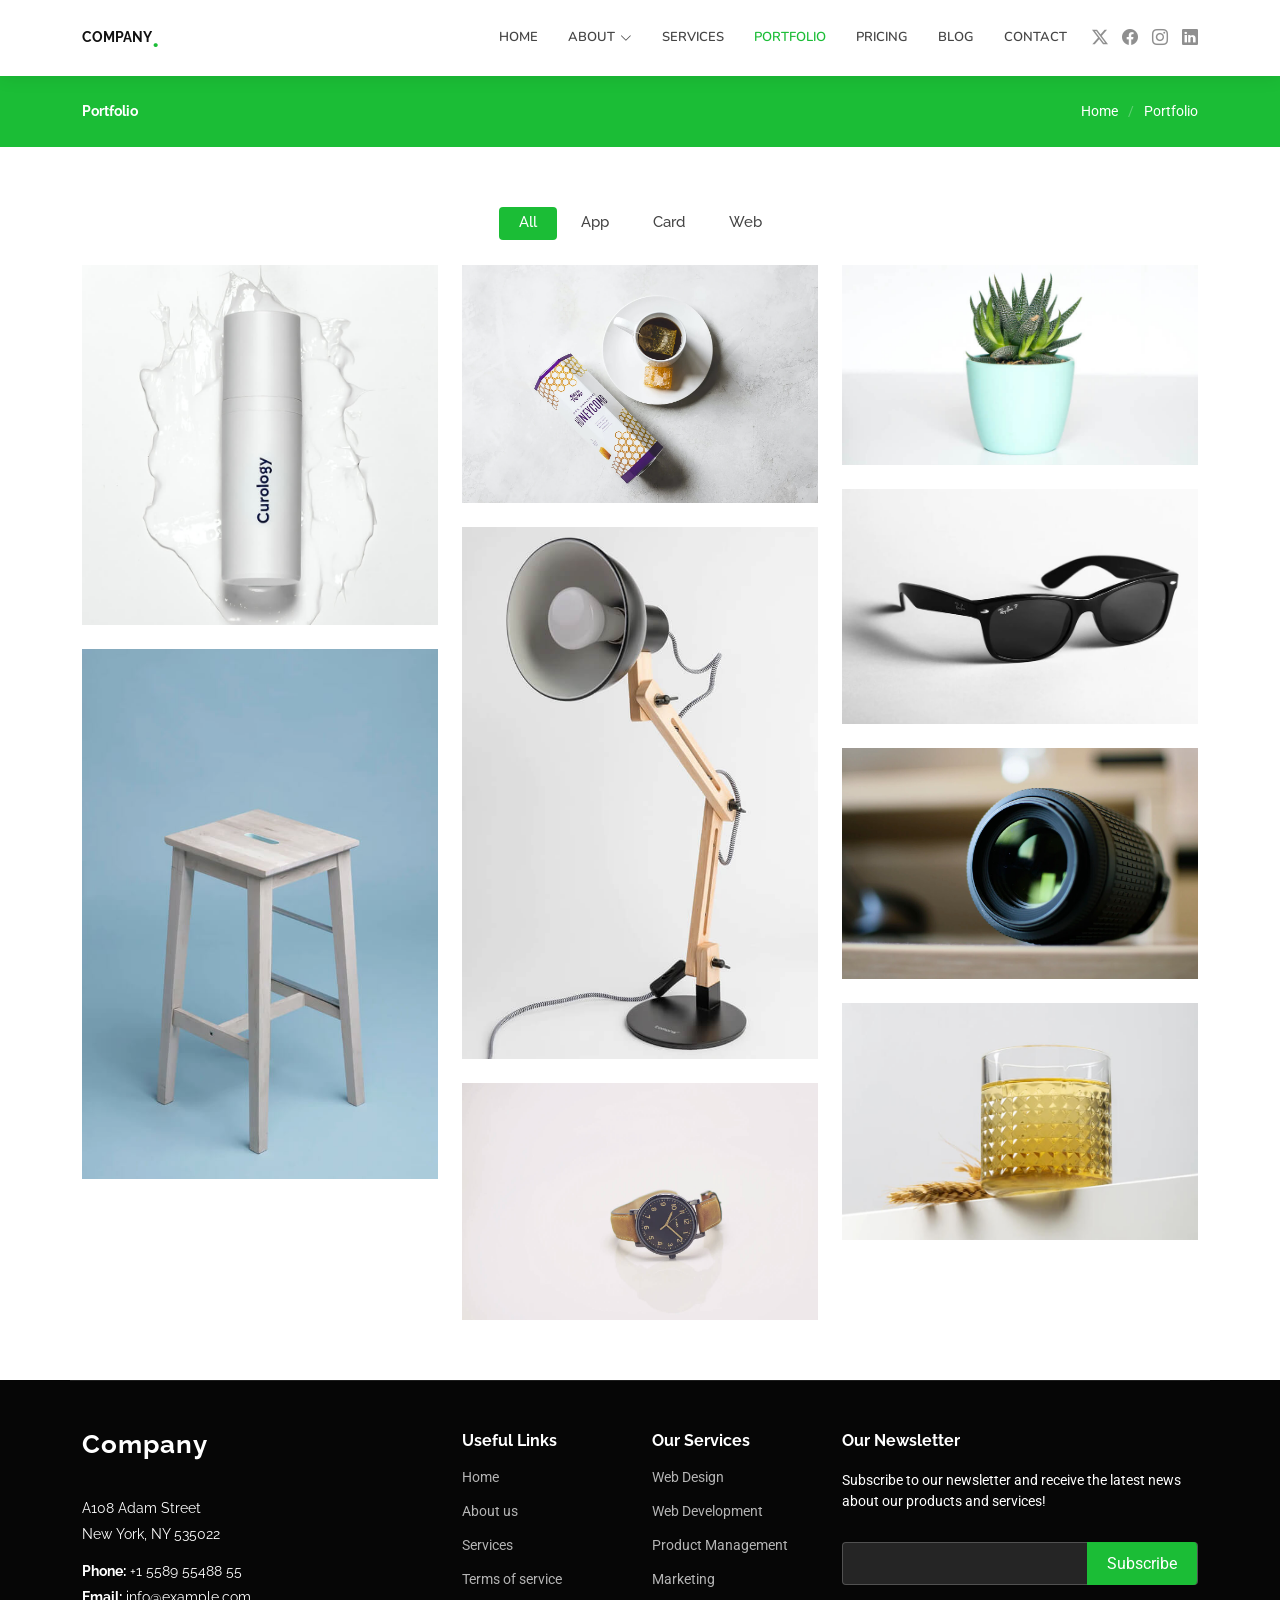
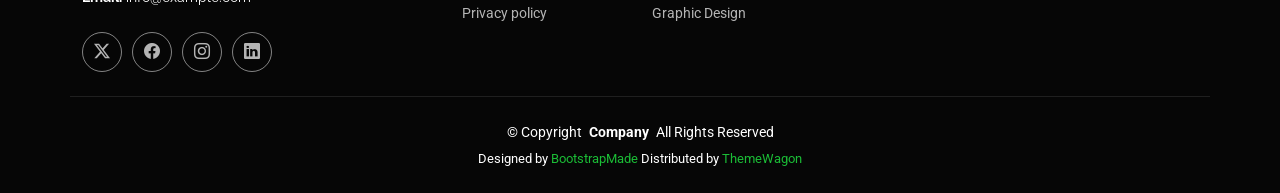
<file: portfolio.html>
<!DOCTYPE html>
<html lang="en">

<head>
  <meta charset="utf-8">
  <meta content="width=device-width, initial-scale=1.0" name="viewport">
  <title>Portfolio - Company Bootstrap Template</title>
  <meta name="description" content="">
  <meta name="keywords" content="">

  <!-- Favicons -->
  <link href="assets/img/favicon.png" rel="icon">
  <link href="assets/img/apple-touch-icon.png" rel="apple-touch-icon">

  <!-- Fonts -->
  <link href="https://fonts.googleapis.com" rel="preconnect">
  <link href="https://fonts.gstatic.com" rel="preconnect" crossorigin>
  <link href="https://fonts.googleapis.com/css2?family=Roboto:ital,wght@0,100;0,300;0,400;0,500;0,700;0,900;1,100;1,300;1,400;1,500;1,700;1,900&family=Raleway:ital,wght@0,100;0,200;0,300;0,400;0,500;0,600;0,700;0,800;0,900;1,100;1,200;1,300;1,400;1,500;1,600;1,700;1,800;1,900&family=Nunito:ital,wght@0,200;0,300;0,400;0,500;0,600;0,700;0,800;0,900;1,200;1,300;1,400;1,500;1,600;1,700;1,800;1,900&display=swap" rel="stylesheet">

  <!-- Vendor CSS Files -->
  <link href="assets/vendor/bootstrap/css/bootstrap.min.css" rel="stylesheet">
  <link href="assets/vendor/bootstrap-icons/bootstrap-icons.css" rel="stylesheet">
  <link href="assets/vendor/aos/aos.css" rel="stylesheet">
  <link href="assets/vendor/glightbox/css/glightbox.min.css" rel="stylesheet">
  <link href="assets/vendor/swiper/swiper-bundle.min.css" rel="stylesheet">

  <!-- Main CSS File -->
  <link href="assets/css/main.css" rel="stylesheet">

  <!-- =======================================================
  * Template Name: Company
  * Template URL: https://bootstrapmade.com/company-free-html-bootstrap-template/
  * Updated: Aug 07 2024 with Bootstrap v5.3.3
  * Author: BootstrapMade.com
  * License: https://bootstrapmade.com/license/
  ======================================================== -->
</head>

<body class="portfolio-page">

  <header id="header" class="header d-flex align-items-center sticky-top">
    <div class="container position-relative d-flex align-items-center">

      <a href="index.html" class="logo d-flex align-items-center me-auto">
        <!-- Uncomment the line below if you also wish to use an image logo -->
        <!-- <img src="assets/img/logo.png" alt=""> -->
        <h1 class="sitename">Company</h1><span>.</span>
      </a>

      <nav id="navmenu" class="navmenu">
        <ul>
          <li><a href="#hero">Home</a></li>
          <li class="dropdown"><a href="about.html"><span>About</span> <i class="bi bi-chevron-down toggle-dropdown"></i></a>
            <ul>
              <li><a href="team.html">Team</a></li>
              <li><a href="testimonials.html">Testimonials</a></li>
              <li class="dropdown"><a href="#"><span>Deep Dropdown</span> <i class="bi bi-chevron-down toggle-dropdown"></i></a>
                <ul>
                  <li><a href="#">Deep Dropdown 1</a></li>
                  <li><a href="#">Deep Dropdown 2</a></li>
                  <li><a href="#">Deep Dropdown 3</a></li>
                  <li><a href="#">Deep Dropdown 4</a></li>
                  <li><a href="#">Deep Dropdown 5</a></li>
                </ul>
              </li>
            </ul>
          </li>
          <li><a href="services.html">Services</a></li>
          <li><a href="portfolio.html" class="active">Portfolio</a></li>
          <li><a href="pricing.html">Pricing</a></li>
          <li><a href="blog.html">Blog</a></li>
          <li><a href="contact.html">Contact</a></li>
        </ul>
        <i class="mobile-nav-toggle d-xl-none bi bi-list"></i>
      </nav>

      <div class="header-social-links">
        <a href="#" class="twitter"><i class="bi bi-twitter-x"></i></a>
        <a href="#" class="facebook"><i class="bi bi-facebook"></i></a>
        <a href="#" class="instagram"><i class="bi bi-instagram"></i></a>
        <a href="#" class="linkedin"><i class="bi bi-linkedin"></i></a>
      </div>

    </div>
  </header>

  <main class="main">

    <!-- Page Title -->
    <div class="page-title accent-background">
      <div class="container d-lg-flex justify-content-between align-items-center">
        <h1 class="mb-2 mb-lg-0">Portfolio</h1>
        <nav class="breadcrumbs">
          <ol>
            <li><a href="index.html">Home</a></li>
            <li class="current">Portfolio</li>
          </ol>
        </nav>
      </div>
    </div><!-- End Page Title -->

    <!-- Portfolio Section -->
    <section id="portfolio" class="portfolio section">

      <div class="container">

        <div class="isotope-layout" data-default-filter="*" data-layout="masonry" data-sort="original-order">

          <ul class="portfolio-filters isotope-filters" data-aos="fade-up" data-aos-delay="100">
            <li data-filter="*" class="filter-active">All</li>
            <li data-filter=".filter-app">App</li>
            <li data-filter=".filter-product">Card</li>
            <li data-filter=".filter-branding">Web</li>
          </ul><!-- End Portfolio Filters -->

          <div class="row gy-4 isotope-container" data-aos="fade-up" data-aos-delay="200">

            <div class="col-lg-4 col-md-6 portfolio-item isotope-item filter-app">
              <img src="assets/img/masonry-portfolio/masonry-portfolio-1.jpg" class="img-fluid" alt="">
              <div class="portfolio-info">
                <h4>App 1</h4>
                <p>Lorem ipsum, dolor sit</p>
                <a href="assets/img/masonry-portfolio/masonry-portfolio-1.jpg" title="App 1" data-gallery="portfolio-gallery-app" class="glightbox preview-link"><i class="bi bi-zoom-in"></i></a>
                <a href="portfolio-details.html" title="More Details" class="details-link"><i class="bi bi-link-45deg"></i></a>
              </div>
            </div><!-- End Portfolio Item -->

            <div class="col-lg-4 col-md-6 portfolio-item isotope-item filter-product">
              <img src="assets/img/masonry-portfolio/masonry-portfolio-2.jpg" class="img-fluid" alt="">
              <div class="portfolio-info">
                <h4>Product 1</h4>
                <p>Lorem ipsum, dolor sit</p>
                <a href="assets/img/masonry-portfolio/masonry-portfolio-2.jpg" title="Product 1" data-gallery="portfolio-gallery-product" class="glightbox preview-link"><i class="bi bi-zoom-in"></i></a>
                <a href="portfolio-details.html" title="More Details" class="details-link"><i class="bi bi-link-45deg"></i></a>
              </div>
            </div><!-- End Portfolio Item -->

            <div class="col-lg-4 col-md-6 portfolio-item isotope-item filter-branding">
              <img src="assets/img/masonry-portfolio/masonry-portfolio-3.jpg" class="img-fluid" alt="">
              <div class="portfolio-info">
                <h4>Branding 1</h4>
                <p>Lorem ipsum, dolor sit</p>
                <a href="assets/img/masonry-portfolio/masonry-portfolio-3.jpg" title="Branding 1" data-gallery="portfolio-gallery-branding" class="glightbox preview-link"><i class="bi bi-zoom-in"></i></a>
                <a href="portfolio-details.html" title="More Details" class="details-link"><i class="bi bi-link-45deg"></i></a>
              </div>
            </div><!-- End Portfolio Item -->

            <div class="col-lg-4 col-md-6 portfolio-item isotope-item filter-app">
              <img src="assets/img/masonry-portfolio/masonry-portfolio-4.jpg" class="img-fluid" alt="">
              <div class="portfolio-info">
                <h4>App 2</h4>
                <p>Lorem ipsum, dolor sit</p>
                <a href="assets/img/masonry-portfolio/masonry-portfolio-4.jpg" title="App 2" data-gallery="portfolio-gallery-app" class="glightbox preview-link"><i class="bi bi-zoom-in"></i></a>
                <a href="portfolio-details.html" title="More Details" class="details-link"><i class="bi bi-link-45deg"></i></a>
              </div>
            </div><!-- End Portfolio Item -->

            <div class="col-lg-4 col-md-6 portfolio-item isotope-item filter-product">
              <img src="assets/img/masonry-portfolio/masonry-portfolio-5.jpg" class="img-fluid" alt="">
              <div class="portfolio-info">
                <h4>Product 2</h4>
                <p>Lorem ipsum, dolor sit</p>
                <a href="assets/img/masonry-portfolio/masonry-portfolio-5.jpg" title="Product 2" data-gallery="portfolio-gallery-product" class="glightbox preview-link"><i class="bi bi-zoom-in"></i></a>
                <a href="portfolio-details.html" title="More Details" class="details-link"><i class="bi bi-link-45deg"></i></a>
              </div>
            </div><!-- End Portfolio Item -->

            <div class="col-lg-4 col-md-6 portfolio-item isotope-item filter-branding">
              <img src="assets/img/masonry-portfolio/masonry-portfolio-6.jpg" class="img-fluid" alt="">
              <div class="portfolio-info">
                <h4>Branding 2</h4>
                <p>Lorem ipsum, dolor sit</p>
                <a href="assets/img/masonry-portfolio/masonry-portfolio-6.jpg" title="Branding 2" data-gallery="portfolio-gallery-branding" class="glightbox preview-link"><i class="bi bi-zoom-in"></i></a>
                <a href="portfolio-details.html" title="More Details" class="details-link"><i class="bi bi-link-45deg"></i></a>
              </div>
            </div><!-- End Portfolio Item -->

            <div class="col-lg-4 col-md-6 portfolio-item isotope-item filter-app">
              <img src="assets/img/masonry-portfolio/masonry-portfolio-7.jpg" class="img-fluid" alt="">
              <div class="portfolio-info">
                <h4>App 3</h4>
                <p>Lorem ipsum, dolor sit</p>
                <a href="assets/img/masonry-portfolio/masonry-portfolio-7.jpg" title="App 3" data-gallery="portfolio-gallery-app" class="glightbox preview-link"><i class="bi bi-zoom-in"></i></a>
                <a href="portfolio-details.html" title="More Details" class="details-link"><i class="bi bi-link-45deg"></i></a>
              </div>
            </div><!-- End Portfolio Item -->

            <div class="col-lg-4 col-md-6 portfolio-item isotope-item filter-product">
              <img src="assets/img/masonry-portfolio/masonry-portfolio-8.jpg" class="img-fluid" alt="">
              <div class="portfolio-info">
                <h4>Product 3</h4>
                <p>Lorem ipsum, dolor sit</p>
                <a href="assets/img/masonry-portfolio/masonry-portfolio-8.jpg" title="Product 3" data-gallery="portfolio-gallery-product" class="glightbox preview-link"><i class="bi bi-zoom-in"></i></a>
                <a href="portfolio-details.html" title="More Details" class="details-link"><i class="bi bi-link-45deg"></i></a>
              </div>
            </div><!-- End Portfolio Item -->

            <div class="col-lg-4 col-md-6 portfolio-item isotope-item filter-branding">
              <img src="assets/img/masonry-portfolio/masonry-portfolio-9.jpg" class="img-fluid" alt="">
              <div class="portfolio-info">
                <h4>Branding 3</h4>
                <p>Lorem ipsum, dolor sit</p>
                <a href="assets/img/masonry-portfolio/masonry-portfolio-9.jpg" title="Branding 2" data-gallery="portfolio-gallery-branding" class="glightbox preview-link"><i class="bi bi-zoom-in"></i></a>
                <a href="portfolio-details.html" title="More Details" class="details-link"><i class="bi bi-link-45deg"></i></a>
              </div>
            </div><!-- End Portfolio Item -->

          </div><!-- End Portfolio Container -->

        </div>

      </div>

    </section><!-- /Portfolio Section -->

  </main>

  <footer id="footer" class="footer dark-background">

    <div class="container footer-top">
      <div class="row gy-4">
        <div class="col-lg-4 col-md-6 footer-about">
          <a href="index.html" class="logo d-flex align-items-center">
            <span class="sitename">Company</span>
          </a>
          <div class="footer-contact pt-3">
            <p>A108 Adam Street</p>
            <p>New York, NY 535022</p>
            <p class="mt-3"><strong>Phone:</strong> <span>+1 5589 55488 55</span></p>
            <p><strong>Email:</strong> <span>info@example.com</span></p>
          </div>
          <div class="social-links d-flex mt-4">
            <a href=""><i class="bi bi-twitter-x"></i></a>
            <a href=""><i class="bi bi-facebook"></i></a>
            <a href=""><i class="bi bi-instagram"></i></a>
            <a href=""><i class="bi bi-linkedin"></i></a>
          </div>
        </div>

        <div class="col-lg-2 col-md-3 footer-links">
          <h4>Useful Links</h4>
          <ul>
            <li><a href="#">Home</a></li>
            <li><a href="#">About us</a></li>
            <li><a href="#">Services</a></li>
            <li><a href="#">Terms of service</a></li>
            <li><a href="#">Privacy policy</a></li>
          </ul>
        </div>

        <div class="col-lg-2 col-md-3 footer-links">
          <h4>Our Services</h4>
          <ul>
            <li><a href="#">Web Design</a></li>
            <li><a href="#">Web Development</a></li>
            <li><a href="#">Product Management</a></li>
            <li><a href="#">Marketing</a></li>
            <li><a href="#">Graphic Design</a></li>
          </ul>
        </div>

        <div class="col-lg-4 col-md-12 footer-newsletter">
          <h4>Our Newsletter</h4>
          <p>Subscribe to our newsletter and receive the latest news about our products and services!</p>
          <form action="forms/newsletter.php" method="post" class="php-email-form">
            <div class="newsletter-form"><input type="email" name="email"><input type="submit" value="Subscribe"></div>
            <div class="loading">Loading</div>
            <div class="error-message"></div>
            <div class="sent-message">Your subscription request has been sent. Thank you!</div>
          </form>
        </div>

      </div>
    </div>

    <div class="container copyright text-center mt-4">
      <p>© <span>Copyright</span> <strong class="px-1 sitename">Company</strong> <span>All Rights Reserved</span></p>
      <div class="credits">
        <!-- All the links in the footer should remain intact. -->
        <!-- You can delete the links only if you've purchased the pro version. -->
        <!-- Licensing information: https://bootstrapmade.com/license/ -->
        <!-- Purchase the pro version with working PHP/AJAX contact form: [buy-url] -->
        Designed by <a href="https://bootstrapmade.com/">BootstrapMade</a> Distributed by <a href=“https://themewagon.com>ThemeWagon
      </div>
    </div>

  </footer>

  <!-- Scroll Top -->
  <a href="#" id="scroll-top" class="scroll-top d-flex align-items-center justify-content-center"><i class="bi bi-arrow-up-short"></i></a>

  <!-- Preloader -->
  <div id="preloader"></div>

  <!-- Vendor JS Files -->
  <script src="assets/vendor/bootstrap/js/bootstrap.bundle.min.js"></script>
  <script src="assets/vendor/php-email-form/validate.js"></script>
  <script src="assets/vendor/aos/aos.js"></script>
  <script src="assets/vendor/glightbox/js/glightbox.min.js"></script>
  <script src="assets/vendor/imagesloaded/imagesloaded.pkgd.min.js"></script>
  <script src="assets/vendor/isotope-layout/isotope.pkgd.min.js"></script>
  <script src="assets/vendor/waypoints/noframework.waypoints.js"></script>
  <script src="assets/vendor/swiper/swiper-bundle.min.js"></script>

  <!-- Main JS File -->
  <script src="assets/js/main.js"></script>

</body>

</html>
</file>
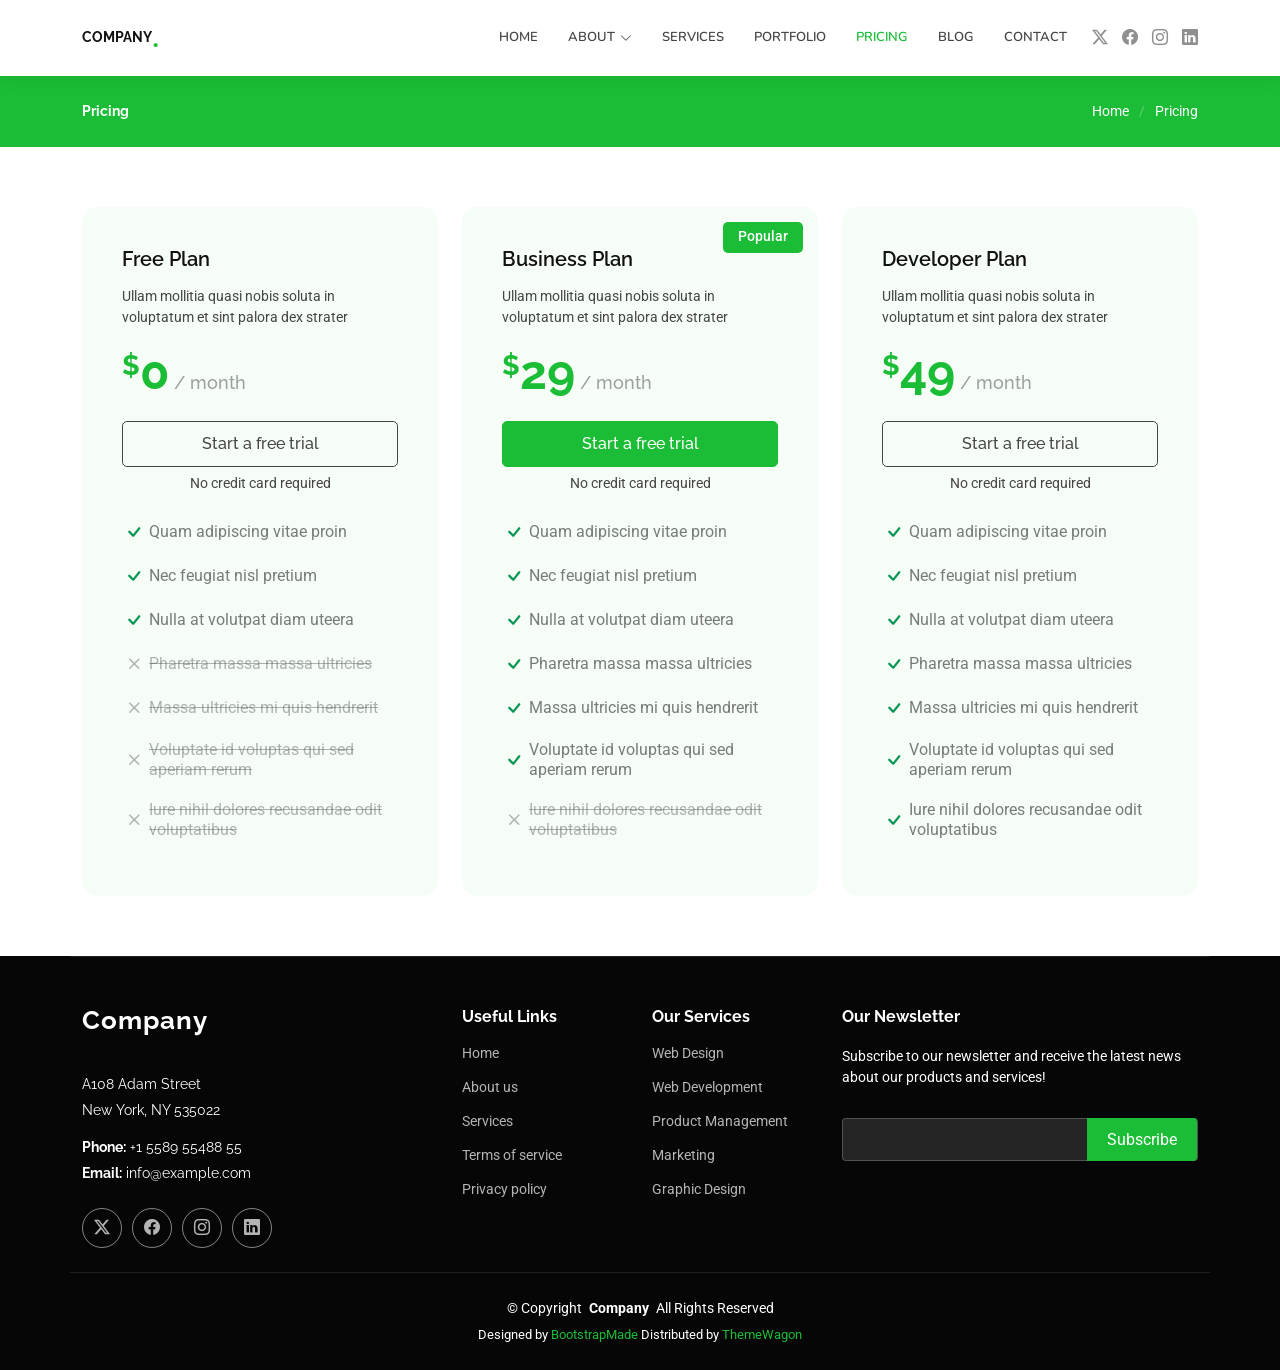
<file: pricing.html>
<!DOCTYPE html>
<html lang="en">

<head>
  <meta charset="utf-8">
  <meta content="width=device-width, initial-scale=1.0" name="viewport">
  <title>Pricing - Company Bootstrap Template</title>
  <meta name="description" content="">
  <meta name="keywords" content="">

  <!-- Favicons -->
  <link href="assets/img/favicon.png" rel="icon">
  <link href="assets/img/apple-touch-icon.png" rel="apple-touch-icon">

  <!-- Fonts -->
  <link href="https://fonts.googleapis.com" rel="preconnect">
  <link href="https://fonts.gstatic.com" rel="preconnect" crossorigin>
  <link href="https://fonts.googleapis.com/css2?family=Roboto:ital,wght@0,100;0,300;0,400;0,500;0,700;0,900;1,100;1,300;1,400;1,500;1,700;1,900&family=Raleway:ital,wght@0,100;0,200;0,300;0,400;0,500;0,600;0,700;0,800;0,900;1,100;1,200;1,300;1,400;1,500;1,600;1,700;1,800;1,900&family=Nunito:ital,wght@0,200;0,300;0,400;0,500;0,600;0,700;0,800;0,900;1,200;1,300;1,400;1,500;1,600;1,700;1,800;1,900&display=swap" rel="stylesheet">

  <!-- Vendor CSS Files -->
  <link href="assets/vendor/bootstrap/css/bootstrap.min.css" rel="stylesheet">
  <link href="assets/vendor/bootstrap-icons/bootstrap-icons.css" rel="stylesheet">
  <link href="assets/vendor/aos/aos.css" rel="stylesheet">
  <link href="assets/vendor/glightbox/css/glightbox.min.css" rel="stylesheet">
  <link href="assets/vendor/swiper/swiper-bundle.min.css" rel="stylesheet">

  <!-- Main CSS File -->
  <link href="assets/css/main.css" rel="stylesheet">

  <!-- =======================================================
  * Template Name: Company
  * Template URL: https://bootstrapmade.com/company-free-html-bootstrap-template/
  * Updated: Aug 07 2024 with Bootstrap v5.3.3
  * Author: BootstrapMade.com
  * License: https://bootstrapmade.com/license/
  ======================================================== -->
</head>

<body class="pricing-page">

  <header id="header" class="header d-flex align-items-center sticky-top">
    <div class="container position-relative d-flex align-items-center">

      <a href="index.html" class="logo d-flex align-items-center me-auto">
        <!-- Uncomment the line below if you also wish to use an image logo -->
        <!-- <img src="assets/img/logo.png" alt=""> -->
        <h1 class="sitename">Company</h1><span>.</span>
      </a>

      <nav id="navmenu" class="navmenu">
        <ul>
          <li><a href="#hero">Home</a></li>
          <li class="dropdown"><a href="about.html"><span>About</span> <i class="bi bi-chevron-down toggle-dropdown"></i></a>
            <ul>
              <li><a href="team.html">Team</a></li>
              <li><a href="testimonials.html">Testimonials</a></li>
              <li class="dropdown"><a href="#"><span>Deep Dropdown</span> <i class="bi bi-chevron-down toggle-dropdown"></i></a>
                <ul>
                  <li><a href="#">Deep Dropdown 1</a></li>
                  <li><a href="#">Deep Dropdown 2</a></li>
                  <li><a href="#">Deep Dropdown 3</a></li>
                  <li><a href="#">Deep Dropdown 4</a></li>
                  <li><a href="#">Deep Dropdown 5</a></li>
                </ul>
              </li>
            </ul>
          </li>
          <li><a href="services.html">Services</a></li>
          <li><a href="portfolio.html">Portfolio</a></li>
          <li><a href="pricing.html" class="active">Pricing</a></li>
          <li><a href="blog.html">Blog</a></li>
          <li><a href="contact.html">Contact</a></li>
        </ul>
        <i class="mobile-nav-toggle d-xl-none bi bi-list"></i>
      </nav>

      <div class="header-social-links">
        <a href="#" class="twitter"><i class="bi bi-twitter-x"></i></a>
        <a href="#" class="facebook"><i class="bi bi-facebook"></i></a>
        <a href="#" class="instagram"><i class="bi bi-instagram"></i></a>
        <a href="#" class="linkedin"><i class="bi bi-linkedin"></i></a>
      </div>

    </div>
  </header>

  <main class="main">

    <!-- Page Title -->
    <div class="page-title accent-background">
      <div class="container d-lg-flex justify-content-between align-items-center">
        <h1 class="mb-2 mb-lg-0">Pricing</h1>
        <nav class="breadcrumbs">
          <ol>
            <li><a href="index.html">Home</a></li>
            <li class="current">Pricing</li>
          </ol>
        </nav>
      </div>
    </div><!-- End Page Title -->

    <!-- Pricing Section -->
    <section id="pricing" class="pricing section">

      <div class="container">

        <div class="row gy-4">

          <div class="col-lg-4" data-aos="zoom-in" data-aos-delay="100">
            <div class="pricing-item">
              <h3>Free Plan</h3>
              <p class="description">Ullam mollitia quasi nobis soluta in voluptatum et sint palora dex strater</p>
              <h4><sup>$</sup>0<span> / month</span></h4>
              <a href="#" class="cta-btn">Start a free trial</a>
              <p class="text-center small">No credit card required</p>
              <ul>
                <li><i class="bi bi-check"></i> <span>Quam adipiscing vitae proin</span></li>
                <li><i class="bi bi-check"></i> <span>Nec feugiat nisl pretium</span></li>
                <li><i class="bi bi-check"></i> <span>Nulla at volutpat diam uteera</span></li>
                <li class="na"><i class="bi bi-x"></i> <span>Pharetra massa massa ultricies</span></li>
                <li class="na"><i class="bi bi-x"></i> <span>Massa ultricies mi quis hendrerit</span></li>
                <li class="na"><i class="bi bi-x"></i> <span>Voluptate id voluptas qui sed aperiam rerum</span></li>
                <li class="na"><i class="bi bi-x"></i> <span>Iure nihil dolores recusandae odit voluptatibus</span></li>
              </ul>
            </div>
          </div><!-- End Pricing Item -->

          <div class="col-lg-4" data-aos="zoom-in" data-aos-delay="200">
            <div class="pricing-item featured">
              <p class="popular">Popular</p>
              <h3>Business Plan</h3>
              <p class="description">Ullam mollitia quasi nobis soluta in voluptatum et sint palora dex strater</p>
              <h4><sup>$</sup>29<span> / month</span></h4>
              <a href="#" class="cta-btn">Start a free trial</a>
              <p class="text-center small">No credit card required</p>
              <ul>
                <li><i class="bi bi-check"></i> <span>Quam adipiscing vitae proin</span></li>
                <li><i class="bi bi-check"></i> <span>Nec feugiat nisl pretium</span></li>
                <li><i class="bi bi-check"></i> <span>Nulla at volutpat diam uteera</span></li>
                <li><i class="bi bi-check"></i> <span>Pharetra massa massa ultricies</span></li>
                <li><i class="bi bi-check"></i> <span>Massa ultricies mi quis hendrerit</span></li>
                <li><i class="bi bi-check"></i> <span>Voluptate id voluptas qui sed aperiam rerum</span></li>
                <li class="na"><i class="bi bi-x"></i> <span>Iure nihil dolores recusandae odit voluptatibus</span></li>
              </ul>
            </div>
          </div><!-- End Pricing Item -->

          <div class="col-lg-4" data-aos="zoom-in" data-aos-delay="300">
            <div class="pricing-item">
              <h3>Developer Plan</h3>
              <p class="description">Ullam mollitia quasi nobis soluta in voluptatum et sint palora dex strater</p>
              <h4><sup>$</sup>49<span> / month</span></h4>
              <a href="#" class="cta-btn">Start a free trial</a>
              <p class="text-center small">No credit card required</p>
              <ul>
                <li><i class="bi bi-check"></i> <span>Quam adipiscing vitae proin</span></li>
                <li><i class="bi bi-check"></i> <span>Nec feugiat nisl pretium</span></li>
                <li><i class="bi bi-check"></i> <span>Nulla at volutpat diam uteera</span></li>
                <li><i class="bi bi-check"></i> <span>Pharetra massa massa ultricies</span></li>
                <li><i class="bi bi-check"></i> <span>Massa ultricies mi quis hendrerit</span></li>
                <li><i class="bi bi-check"></i> <span>Voluptate id voluptas qui sed aperiam rerum</span></li>
                <li><i class="bi bi-check"></i> <span>Iure nihil dolores recusandae odit voluptatibus</span></li>
              </ul>
            </div>
          </div><!-- End Pricing Item -->

        </div>

      </div>

    </section><!-- /Pricing Section -->

  </main>

  <footer id="footer" class="footer dark-background">

    <div class="container footer-top">
      <div class="row gy-4">
        <div class="col-lg-4 col-md-6 footer-about">
          <a href="index.html" class="logo d-flex align-items-center">
            <span class="sitename">Company</span>
          </a>
          <div class="footer-contact pt-3">
            <p>A108 Adam Street</p>
            <p>New York, NY 535022</p>
            <p class="mt-3"><strong>Phone:</strong> <span>+1 5589 55488 55</span></p>
            <p><strong>Email:</strong> <span>info@example.com</span></p>
          </div>
          <div class="social-links d-flex mt-4">
            <a href=""><i class="bi bi-twitter-x"></i></a>
            <a href=""><i class="bi bi-facebook"></i></a>
            <a href=""><i class="bi bi-instagram"></i></a>
            <a href=""><i class="bi bi-linkedin"></i></a>
          </div>
        </div>

        <div class="col-lg-2 col-md-3 footer-links">
          <h4>Useful Links</h4>
          <ul>
            <li><a href="#">Home</a></li>
            <li><a href="#">About us</a></li>
            <li><a href="#">Services</a></li>
            <li><a href="#">Terms of service</a></li>
            <li><a href="#">Privacy policy</a></li>
          </ul>
        </div>

        <div class="col-lg-2 col-md-3 footer-links">
          <h4>Our Services</h4>
          <ul>
            <li><a href="#">Web Design</a></li>
            <li><a href="#">Web Development</a></li>
            <li><a href="#">Product Management</a></li>
            <li><a href="#">Marketing</a></li>
            <li><a href="#">Graphic Design</a></li>
          </ul>
        </div>

        <div class="col-lg-4 col-md-12 footer-newsletter">
          <h4>Our Newsletter</h4>
          <p>Subscribe to our newsletter and receive the latest news about our products and services!</p>
          <form action="forms/newsletter.php" method="post" class="php-email-form">
            <div class="newsletter-form"><input type="email" name="email"><input type="submit" value="Subscribe"></div>
            <div class="loading">Loading</div>
            <div class="error-message"></div>
            <div class="sent-message">Your subscription request has been sent. Thank you!</div>
          </form>
        </div>

      </div>
    </div>

    <div class="container copyright text-center mt-4">
      <p>© <span>Copyright</span> <strong class="px-1 sitename">Company</strong> <span>All Rights Reserved</span></p>
      <div class="credits">
        <!-- All the links in the footer should remain intact. -->
        <!-- You can delete the links only if you've purchased the pro version. -->
        <!-- Licensing information: https://bootstrapmade.com/license/ -->
        <!-- Purchase the pro version with working PHP/AJAX contact form: [buy-url] -->
        Designed by <a href="https://bootstrapmade.com/">BootstrapMade</a> Distributed by <a href=“https://themewagon.com>ThemeWagon
      </div>
    </div>

  </footer>

  <!-- Scroll Top -->
  <a href="#" id="scroll-top" class="scroll-top d-flex align-items-center justify-content-center"><i class="bi bi-arrow-up-short"></i></a>

  <!-- Preloader -->
  <div id="preloader"></div>

  <!-- Vendor JS Files -->
  <script src="assets/vendor/bootstrap/js/bootstrap.bundle.min.js"></script>
  <script src="assets/vendor/php-email-form/validate.js"></script>
  <script src="assets/vendor/aos/aos.js"></script>
  <script src="assets/vendor/glightbox/js/glightbox.min.js"></script>
  <script src="assets/vendor/imagesloaded/imagesloaded.pkgd.min.js"></script>
  <script src="assets/vendor/isotope-layout/isotope.pkgd.min.js"></script>
  <script src="assets/vendor/waypoints/noframework.waypoints.js"></script>
  <script src="assets/vendor/swiper/swiper-bundle.min.js"></script>

  <!-- Main JS File -->
  <script src="assets/js/main.js"></script>

</body>

</html>
</file>
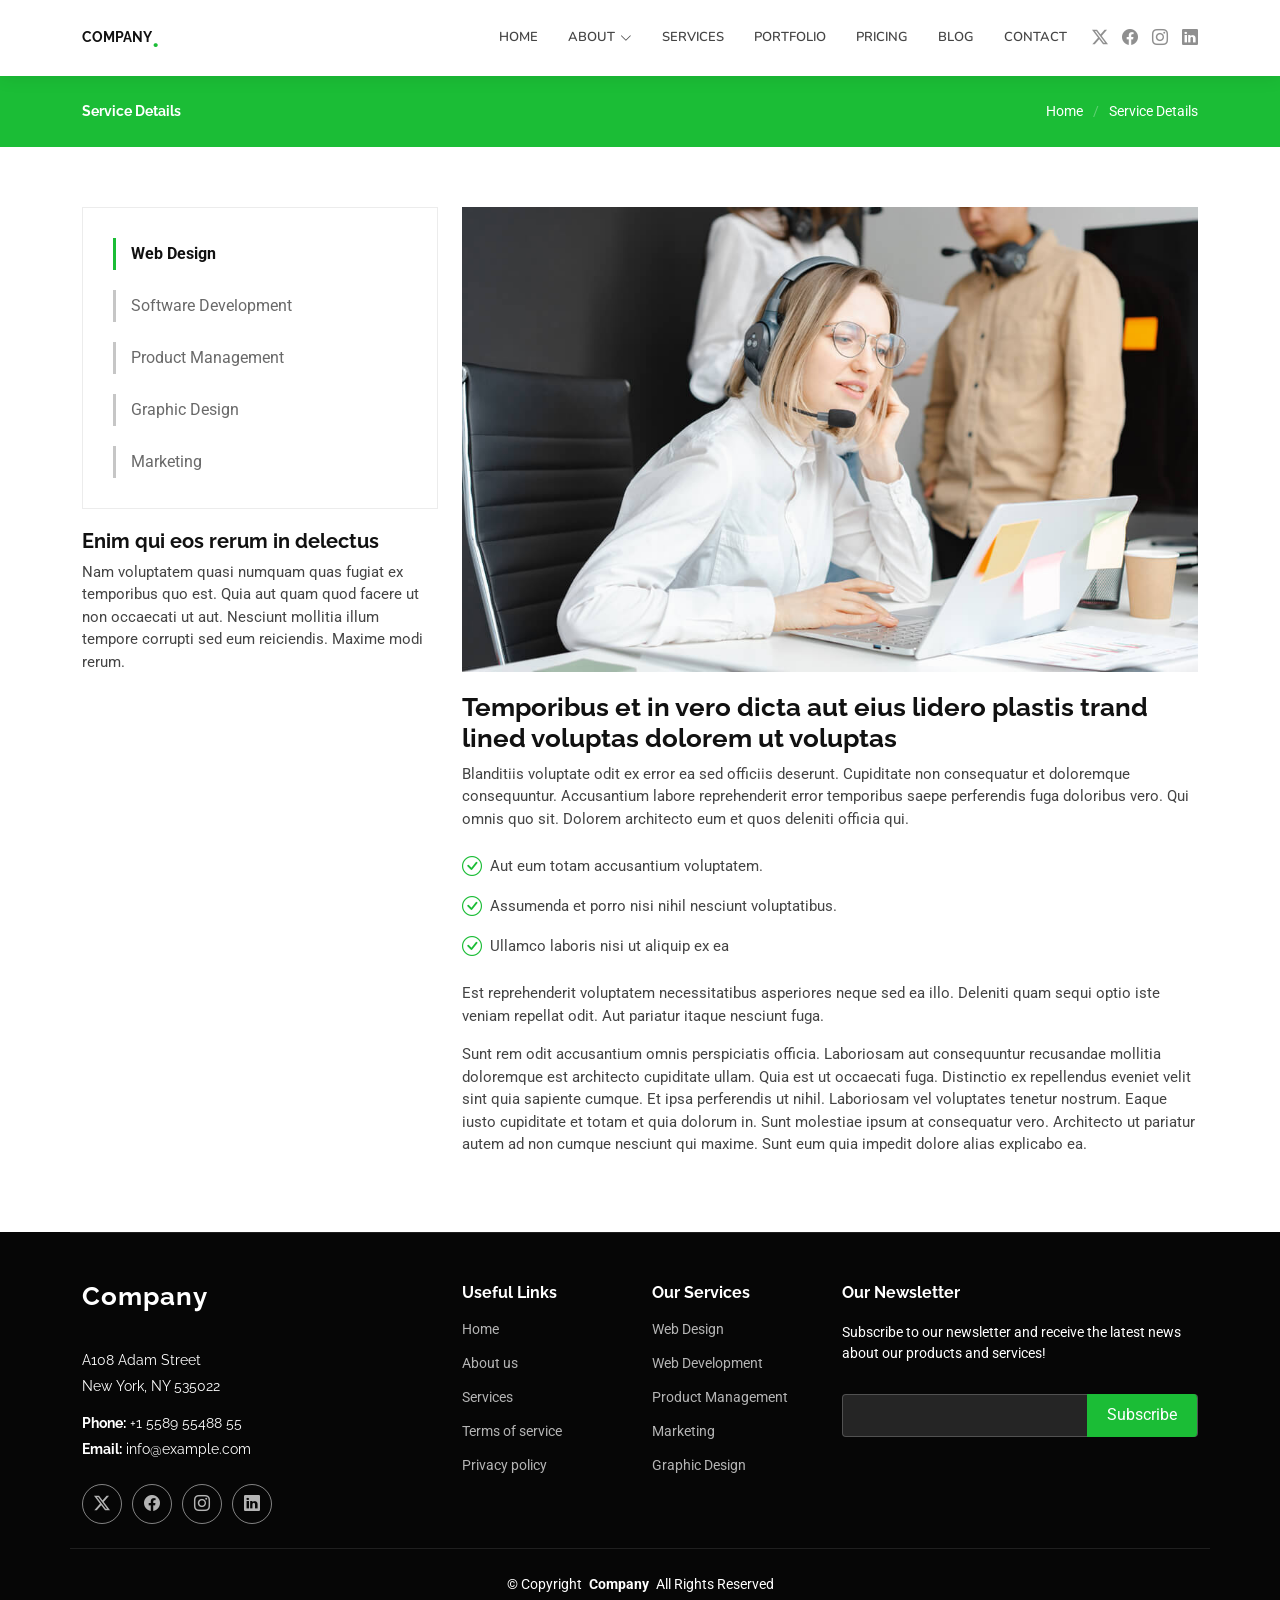
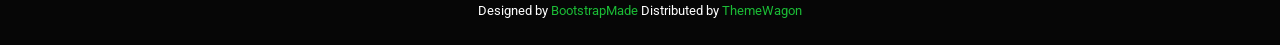
<file: service-details.html>
<!DOCTYPE html>
<html lang="en">

<head>
  <meta charset="utf-8">
  <meta content="width=device-width, initial-scale=1.0" name="viewport">
  <title>Service Details - Company Bootstrap Template</title>
  <meta name="description" content="">
  <meta name="keywords" content="">

  <!-- Favicons -->
  <link href="assets/img/favicon.png" rel="icon">
  <link href="assets/img/apple-touch-icon.png" rel="apple-touch-icon">

  <!-- Fonts -->
  <link href="https://fonts.googleapis.com" rel="preconnect">
  <link href="https://fonts.gstatic.com" rel="preconnect" crossorigin>
  <link href="https://fonts.googleapis.com/css2?family=Roboto:ital,wght@0,100;0,300;0,400;0,500;0,700;0,900;1,100;1,300;1,400;1,500;1,700;1,900&family=Raleway:ital,wght@0,100;0,200;0,300;0,400;0,500;0,600;0,700;0,800;0,900;1,100;1,200;1,300;1,400;1,500;1,600;1,700;1,800;1,900&family=Nunito:ital,wght@0,200;0,300;0,400;0,500;0,600;0,700;0,800;0,900;1,200;1,300;1,400;1,500;1,600;1,700;1,800;1,900&display=swap" rel="stylesheet">

  <!-- Vendor CSS Files -->
  <link href="assets/vendor/bootstrap/css/bootstrap.min.css" rel="stylesheet">
  <link href="assets/vendor/bootstrap-icons/bootstrap-icons.css" rel="stylesheet">
  <link href="assets/vendor/aos/aos.css" rel="stylesheet">
  <link href="assets/vendor/glightbox/css/glightbox.min.css" rel="stylesheet">
  <link href="assets/vendor/swiper/swiper-bundle.min.css" rel="stylesheet">

  <!-- Main CSS File -->
  <link href="assets/css/main.css" rel="stylesheet">

  <!-- =======================================================
  * Template Name: Company
  * Template URL: https://bootstrapmade.com/company-free-html-bootstrap-template/
  * Updated: Aug 07 2024 with Bootstrap v5.3.3
  * Author: BootstrapMade.com
  * License: https://bootstrapmade.com/license/
  ======================================================== -->
</head>

<body class="service-details-page">

  <header id="header" class="header d-flex align-items-center sticky-top">
    <div class="container position-relative d-flex align-items-center">

      <a href="index.html" class="logo d-flex align-items-center me-auto">
        <!-- Uncomment the line below if you also wish to use an image logo -->
        <!-- <img src="assets/img/logo.png" alt=""> -->
        <h1 class="sitename">Company</h1><span>.</span>
      </a>

      <nav id="navmenu" class="navmenu">
        <ul>
          <li><a href="#hero">Home</a></li>
          <li class="dropdown"><a href="about.html"><span>About</span> <i class="bi bi-chevron-down toggle-dropdown"></i></a>
            <ul>
              <li><a href="team.html">Team</a></li>
              <li><a href="testimonials.html">Testimonials</a></li>
              <li class="dropdown"><a href="#"><span>Deep Dropdown</span> <i class="bi bi-chevron-down toggle-dropdown"></i></a>
                <ul>
                  <li><a href="#">Deep Dropdown 1</a></li>
                  <li><a href="#">Deep Dropdown 2</a></li>
                  <li><a href="#">Deep Dropdown 3</a></li>
                  <li><a href="#">Deep Dropdown 4</a></li>
                  <li><a href="#">Deep Dropdown 5</a></li>
                </ul>
              </li>
            </ul>
          </li>
          <li><a href="services.html">Services</a></li>
          <li><a href="portfolio.html">Portfolio</a></li>
          <li><a href="pricing.html">Pricing</a></li>
          <li><a href="blog.html">Blog</a></li>
          <li><a href="contact.html">Contact</a></li>
        </ul>
        <i class="mobile-nav-toggle d-xl-none bi bi-list"></i>
      </nav>

      <div class="header-social-links">
        <a href="#" class="twitter"><i class="bi bi-twitter-x"></i></a>
        <a href="#" class="facebook"><i class="bi bi-facebook"></i></a>
        <a href="#" class="instagram"><i class="bi bi-instagram"></i></a>
        <a href="#" class="linkedin"><i class="bi bi-linkedin"></i></a>
      </div>

    </div>
  </header>

  <main class="main">

    <!-- Page Title -->
    <div class="page-title accent-background">
      <div class="container d-lg-flex justify-content-between align-items-center">
        <h1 class="mb-2 mb-lg-0">Service Details</h1>
        <nav class="breadcrumbs">
          <ol>
            <li><a href="index.html">Home</a></li>
            <li class="current">Service Details</li>
          </ol>
        </nav>
      </div>
    </div><!-- End Page Title -->

    <!-- Service Details Section -->
    <section id="service-details" class="service-details section">

      <div class="container">

        <div class="row gy-4">

          <div class="col-lg-4" data-aos="fade-up" data-aos-delay="100">
            <div class="services-list">
              <a href="#" class="active">Web Design</a>
              <a href="#">Software Development</a>
              <a href="#">Product Management</a>
              <a href="#">Graphic Design</a>
              <a href="#">Marketing</a>
            </div>

            <h4>Enim qui eos rerum in delectus</h4>
            <p>Nam voluptatem quasi numquam quas fugiat ex temporibus quo est. Quia aut quam quod facere ut non occaecati ut aut. Nesciunt mollitia illum tempore corrupti sed eum reiciendis. Maxime modi rerum.</p>
          </div>

          <div class="col-lg-8" data-aos="fade-up" data-aos-delay="200">
            <img src="assets/img/services.jpg" alt="" class="img-fluid services-img">
            <h3>Temporibus et in vero dicta aut eius lidero plastis trand lined voluptas dolorem ut voluptas</h3>
            <p>
              Blanditiis voluptate odit ex error ea sed officiis deserunt. Cupiditate non consequatur et doloremque consequuntur. Accusantium labore reprehenderit error temporibus saepe perferendis fuga doloribus vero. Qui omnis quo sit. Dolorem architecto eum et quos deleniti officia qui.
            </p>
            <ul>
              <li><i class="bi bi-check-circle"></i> <span>Aut eum totam accusantium voluptatem.</span></li>
              <li><i class="bi bi-check-circle"></i> <span>Assumenda et porro nisi nihil nesciunt voluptatibus.</span></li>
              <li><i class="bi bi-check-circle"></i> <span>Ullamco laboris nisi ut aliquip ex ea</span></li>
            </ul>
            <p>
              Est reprehenderit voluptatem necessitatibus asperiores neque sed ea illo. Deleniti quam sequi optio iste veniam repellat odit. Aut pariatur itaque nesciunt fuga.
            </p>
            <p>
              Sunt rem odit accusantium omnis perspiciatis officia. Laboriosam aut consequuntur recusandae mollitia doloremque est architecto cupiditate ullam. Quia est ut occaecati fuga. Distinctio ex repellendus eveniet velit sint quia sapiente cumque. Et ipsa perferendis ut nihil. Laboriosam vel voluptates tenetur nostrum. Eaque iusto cupiditate et totam et quia dolorum in. Sunt molestiae ipsum at consequatur vero. Architecto ut pariatur autem ad non cumque nesciunt qui maxime. Sunt eum quia impedit dolore alias explicabo ea.
            </p>
          </div>

        </div>

      </div>

    </section><!-- /Service Details Section -->

  </main>

  <footer id="footer" class="footer dark-background">

    <div class="container footer-top">
      <div class="row gy-4">
        <div class="col-lg-4 col-md-6 footer-about">
          <a href="index.html" class="logo d-flex align-items-center">
            <span class="sitename">Company</span>
          </a>
          <div class="footer-contact pt-3">
            <p>A108 Adam Street</p>
            <p>New York, NY 535022</p>
            <p class="mt-3"><strong>Phone:</strong> <span>+1 5589 55488 55</span></p>
            <p><strong>Email:</strong> <span>info@example.com</span></p>
          </div>
          <div class="social-links d-flex mt-4">
            <a href=""><i class="bi bi-twitter-x"></i></a>
            <a href=""><i class="bi bi-facebook"></i></a>
            <a href=""><i class="bi bi-instagram"></i></a>
            <a href=""><i class="bi bi-linkedin"></i></a>
          </div>
        </div>

        <div class="col-lg-2 col-md-3 footer-links">
          <h4>Useful Links</h4>
          <ul>
            <li><a href="#">Home</a></li>
            <li><a href="#">About us</a></li>
            <li><a href="#">Services</a></li>
            <li><a href="#">Terms of service</a></li>
            <li><a href="#">Privacy policy</a></li>
          </ul>
        </div>

        <div class="col-lg-2 col-md-3 footer-links">
          <h4>Our Services</h4>
          <ul>
            <li><a href="#">Web Design</a></li>
            <li><a href="#">Web Development</a></li>
            <li><a href="#">Product Management</a></li>
            <li><a href="#">Marketing</a></li>
            <li><a href="#">Graphic Design</a></li>
          </ul>
        </div>

        <div class="col-lg-4 col-md-12 footer-newsletter">
          <h4>Our Newsletter</h4>
          <p>Subscribe to our newsletter and receive the latest news about our products and services!</p>
          <form action="forms/newsletter.php" method="post" class="php-email-form">
            <div class="newsletter-form"><input type="email" name="email"><input type="submit" value="Subscribe"></div>
            <div class="loading">Loading</div>
            <div class="error-message"></div>
            <div class="sent-message">Your subscription request has been sent. Thank you!</div>
          </form>
        </div>

      </div>
    </div>

    <div class="container copyright text-center mt-4">
      <p>© <span>Copyright</span> <strong class="px-1 sitename">Company</strong> <span>All Rights Reserved</span></p>
      <div class="credits">
        <!-- All the links in the footer should remain intact. -->
        <!-- You can delete the links only if you've purchased the pro version. -->
        <!-- Licensing information: https://bootstrapmade.com/license/ -->
        <!-- Purchase the pro version with working PHP/AJAX contact form: [buy-url] -->
        Designed by <a href="https://bootstrapmade.com/">BootstrapMade</a> Distributed by <a href=“https://themewagon.com>ThemeWagon
      </div>
    </div>

  </footer>

  <!-- Scroll Top -->
  <a href="#" id="scroll-top" class="scroll-top d-flex align-items-center justify-content-center"><i class="bi bi-arrow-up-short"></i></a>

  <!-- Preloader -->
  <div id="preloader"></div>

  <!-- Vendor JS Files -->
  <script src="assets/vendor/bootstrap/js/bootstrap.bundle.min.js"></script>
  <script src="assets/vendor/php-email-form/validate.js"></script>
  <script src="assets/vendor/aos/aos.js"></script>
  <script src="assets/vendor/glightbox/js/glightbox.min.js"></script>
  <script src="assets/vendor/imagesloaded/imagesloaded.pkgd.min.js"></script>
  <script src="assets/vendor/isotope-layout/isotope.pkgd.min.js"></script>
  <script src="assets/vendor/waypoints/noframework.waypoints.js"></script>
  <script src="assets/vendor/swiper/swiper-bundle.min.js"></script>

  <!-- Main JS File -->
  <script src="assets/js/main.js"></script>

</body>

</html>
</file>
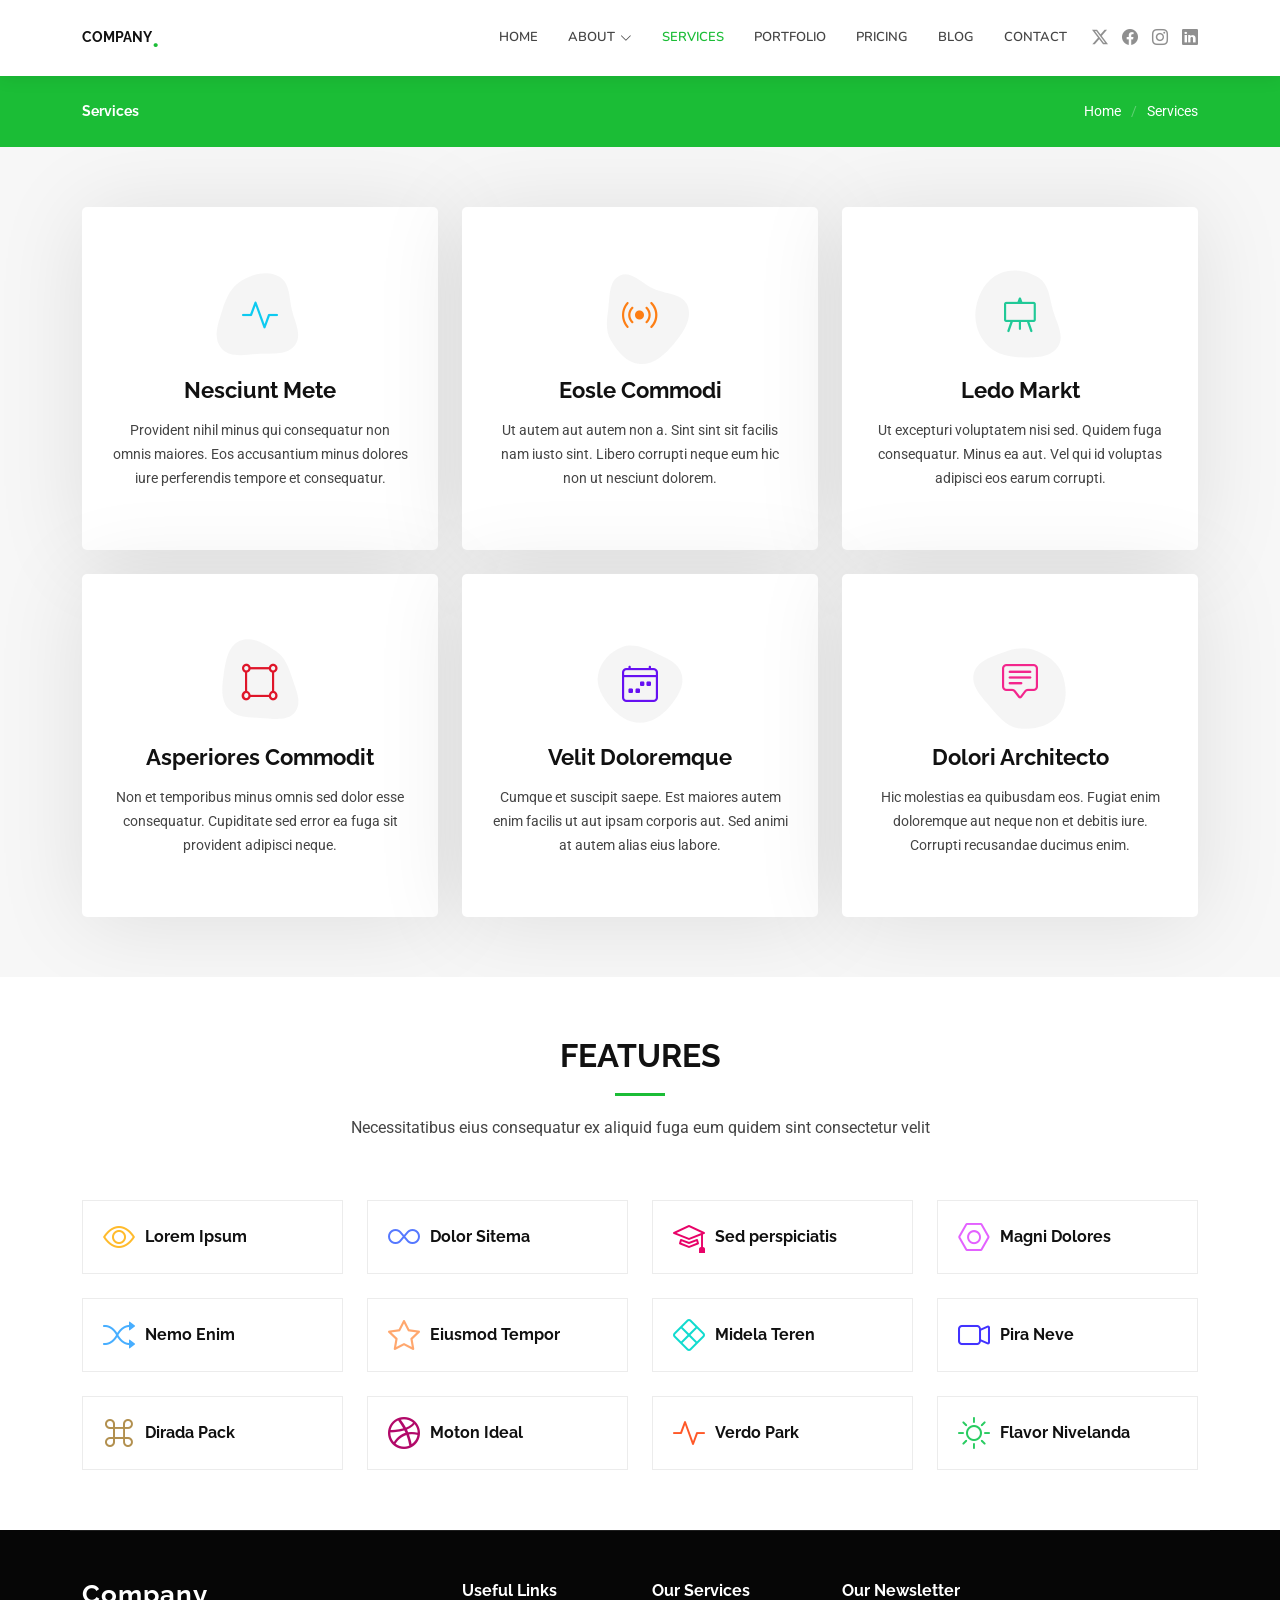
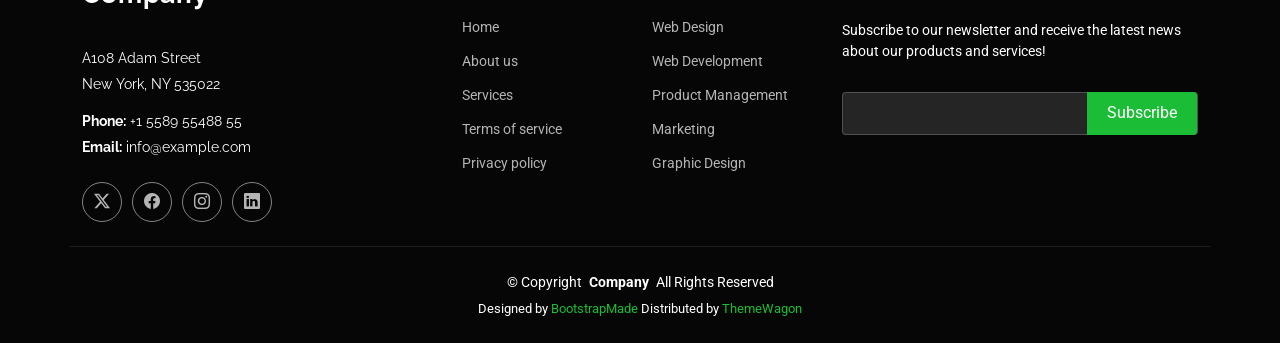
<file: services.html>
<!DOCTYPE html>
<html lang="en">

<head>
  <meta charset="utf-8">
  <meta content="width=device-width, initial-scale=1.0" name="viewport">
  <title>Services - Company Bootstrap Template</title>
  <meta name="description" content="">
  <meta name="keywords" content="">

  <!-- Favicons -->
  <link href="assets/img/favicon.png" rel="icon">
  <link href="assets/img/apple-touch-icon.png" rel="apple-touch-icon">

  <!-- Fonts -->
  <link href="https://fonts.googleapis.com" rel="preconnect">
  <link href="https://fonts.gstatic.com" rel="preconnect" crossorigin>
  <link href="https://fonts.googleapis.com/css2?family=Roboto:ital,wght@0,100;0,300;0,400;0,500;0,700;0,900;1,100;1,300;1,400;1,500;1,700;1,900&family=Raleway:ital,wght@0,100;0,200;0,300;0,400;0,500;0,600;0,700;0,800;0,900;1,100;1,200;1,300;1,400;1,500;1,600;1,700;1,800;1,900&family=Nunito:ital,wght@0,200;0,300;0,400;0,500;0,600;0,700;0,800;0,900;1,200;1,300;1,400;1,500;1,600;1,700;1,800;1,900&display=swap" rel="stylesheet">

  <!-- Vendor CSS Files -->
  <link href="assets/vendor/bootstrap/css/bootstrap.min.css" rel="stylesheet">
  <link href="assets/vendor/bootstrap-icons/bootstrap-icons.css" rel="stylesheet">
  <link href="assets/vendor/aos/aos.css" rel="stylesheet">
  <link href="assets/vendor/glightbox/css/glightbox.min.css" rel="stylesheet">
  <link href="assets/vendor/swiper/swiper-bundle.min.css" rel="stylesheet">

  <!-- Main CSS File -->
  <link href="assets/css/main.css" rel="stylesheet">

  <!-- =======================================================
  * Template Name: Company
  * Template URL: https://bootstrapmade.com/company-free-html-bootstrap-template/
  * Updated: Aug 07 2024 with Bootstrap v5.3.3
  * Author: BootstrapMade.com
  * License: https://bootstrapmade.com/license/
  ======================================================== -->
</head>

<body class="services-page">

  <header id="header" class="header d-flex align-items-center sticky-top">
    <div class="container position-relative d-flex align-items-center">

      <a href="index.html" class="logo d-flex align-items-center me-auto">
        <!-- Uncomment the line below if you also wish to use an image logo -->
        <!-- <img src="assets/img/logo.png" alt=""> -->
        <h1 class="sitename">Company</h1><span>.</span>
      </a>

      <nav id="navmenu" class="navmenu">
        <ul>
          <li><a href="#hero">Home</a></li>
          <li class="dropdown"><a href="about.html"><span>About</span> <i class="bi bi-chevron-down toggle-dropdown"></i></a>
            <ul>
              <li><a href="team.html">Team</a></li>
              <li><a href="testimonials.html">Testimonials</a></li>
              <li class="dropdown"><a href="#"><span>Deep Dropdown</span> <i class="bi bi-chevron-down toggle-dropdown"></i></a>
                <ul>
                  <li><a href="#">Deep Dropdown 1</a></li>
                  <li><a href="#">Deep Dropdown 2</a></li>
                  <li><a href="#">Deep Dropdown 3</a></li>
                  <li><a href="#">Deep Dropdown 4</a></li>
                  <li><a href="#">Deep Dropdown 5</a></li>
                </ul>
              </li>
            </ul>
          </li>
          <li><a href="services.html" class="active">Services</a></li>
          <li><a href="portfolio.html">Portfolio</a></li>
          <li><a href="pricing.html">Pricing</a></li>
          <li><a href="blog.html">Blog</a></li>
          <li><a href="contact.html">Contact</a></li>
        </ul>
        <i class="mobile-nav-toggle d-xl-none bi bi-list"></i>
      </nav>

      <div class="header-social-links">
        <a href="#" class="twitter"><i class="bi bi-twitter-x"></i></a>
        <a href="#" class="facebook"><i class="bi bi-facebook"></i></a>
        <a href="#" class="instagram"><i class="bi bi-instagram"></i></a>
        <a href="#" class="linkedin"><i class="bi bi-linkedin"></i></a>
      </div>

    </div>
  </header>

  <main class="main">

    <!-- Page Title -->
    <div class="page-title accent-background">
      <div class="container d-lg-flex justify-content-between align-items-center">
        <h1 class="mb-2 mb-lg-0">Services</h1>
        <nav class="breadcrumbs">
          <ol>
            <li><a href="index.html">Home</a></li>
            <li class="current">Services</li>
          </ol>
        </nav>
      </div>
    </div><!-- End Page Title -->

    <!-- Services Section -->
    <section id="services" class="services section light-background">

      <div class="container">

        <div class="row gy-4">

          <div class="col-lg-4 col-md-6" data-aos="fade-up" data-aos-delay="100">
            <div class="service-item item-cyan position-relative">
              <div class="icon">
                <svg width="100" height="100" viewBox="0 0 600 600" xmlns="http://www.w3.org/2000/svg">
                  <path stroke="none" stroke-width="0" fill="#f5f5f5" d="M300,521.0016835830174C376.1290562159157,517.8887921683347,466.0731472004068,529.7835943286574,510.70327084640275,468.03025145048787C554.3714126377745,407.6079735673963,508.03601936045806,328.9844924480964,491.2728898941984,256.3432110539036C474.5976632858925,184.082847569629,479.9380746630129,96.60480741107993,416.23090153303,58.64404602377083C348.86323505073057,18.502131276798302,261.93793281208167,40.57373210992963,193.5410806939664,78.93577620505333C130.42746243093433,114.334589627462,98.30271207620316,179.96522072025542,76.75703585869454,249.04625023123273C51.97151888228291,328.5150500222984,13.704378332031375,421.85034740162234,66.52175969318436,486.19268352777647C119.04800174914682,550.1803526380478,217.28368757567262,524.383925680826,300,521.0016835830174"></path>
                </svg>
                <i class="bi bi-activity"></i>
              </div>
              <a href="service-details.html" class="stretched-link">
                <h3>Nesciunt Mete</h3>
              </a>
              <p>Provident nihil minus qui consequatur non omnis maiores. Eos accusantium minus dolores iure perferendis tempore et consequatur.</p>
            </div>
          </div><!-- End Service Item -->

          <div class="col-lg-4 col-md-6" data-aos="fade-up" data-aos-delay="200">
            <div class="service-item item-orange position-relative">
              <div class="icon">
                <svg width="100" height="100" viewBox="0 0 600 600" xmlns="http://www.w3.org/2000/svg">
                  <path stroke="none" stroke-width="0" fill="#f5f5f5" d="M300,582.0697525312426C382.5290701553225,586.8405444964366,449.9789794690241,525.3245884688669,502.5850820975895,461.55621195738473C556.606425686781,396.0723002908107,615.8543463187945,314.28637112970534,586.6730223649479,234.56875336149918C558.9533121215079,158.8439757836574,454.9685369536778,164.00468322053177,381.49747125262974,130.76875717737553C312.15926192815925,99.40240125094834,248.97055460311594,18.661163978235184,179.8680185752513,50.54337015887873C110.5421016452524,82.52863877960104,119.82277516462835,180.83849132639028,109.12597500060166,256.43424936330496C100.08760227029461,320.3096726198365,92.17705696193138,384.0621239912766,124.79988738764834,439.7174275375508C164.83382741302287,508.01625554203684,220.96474134820875,577.5009287672846,300,582.0697525312426"></path>
                </svg>
                <i class="bi bi-broadcast"></i>
              </div>
              <a href="service-details.html" class="stretched-link">
                <h3>Eosle Commodi</h3>
              </a>
              <p>Ut autem aut autem non a. Sint sint sit facilis nam iusto sint. Libero corrupti neque eum hic non ut nesciunt dolorem.</p>
            </div>
          </div><!-- End Service Item -->

          <div class="col-lg-4 col-md-6" data-aos="fade-up" data-aos-delay="300">
            <div class="service-item item-teal position-relative">
              <div class="icon">
                <svg width="100" height="100" viewBox="0 0 600 600" xmlns="http://www.w3.org/2000/svg">
                  <path stroke="none" stroke-width="0" fill="#f5f5f5" d="M300,541.5067337569781C382.14930387511276,545.0595476570109,479.8736841581634,548.3450877840088,526.4010558755058,480.5488172755941C571.5218469581645,414.80211281144784,517.5187510058486,332.0715597781072,496.52539010469104,255.14436215662573C477.37192572678356,184.95920475031193,473.57363656557914,105.61284051026155,413.0603344069578,65.22779650032875C343.27470386102294,18.654635553484475,251.2091493199835,5.337323636656869,175.0934190732945,40.62881213300186C97.87086631185822,76.43348514350839,51.98124368387456,156.15599469081315,36.44837278890362,239.84606092416172C21.716077023791087,319.22268207091537,43.775223500013084,401.1760424656574,96.891909868211,461.97329694683043C147.22146801428983,519.5804099606455,223.5754009179313,538.201503339737,300,541.5067337569781"></path>
                </svg>
                <i class="bi bi-easel"></i>
              </div>
              <a href="service-details.html" class="stretched-link">
                <h3>Ledo Markt</h3>
              </a>
              <p>Ut excepturi voluptatem nisi sed. Quidem fuga consequatur. Minus ea aut. Vel qui id voluptas adipisci eos earum corrupti.</p>
            </div>
          </div><!-- End Service Item -->

          <div class="col-lg-4 col-md-6" data-aos="fade-up" data-aos-delay="400">
            <div class="service-item item-red position-relative">
              <div class="icon">
                <svg width="100" height="100" viewBox="0 0 600 600" xmlns="http://www.w3.org/2000/svg">
                  <path stroke="none" stroke-width="0" fill="#f5f5f5" d="M300,503.46388370962813C374.79870501325706,506.71871716319447,464.8034551963731,527.1746412648533,510.4981551193396,467.86667711651364C555.9287308511215,408.9015244558933,512.6030010748507,327.5744911775523,490.211057578863,256.5855673507754C471.097692560561,195.9906835881958,447.69079081568157,138.11976852964426,395.19560036434837,102.3242989838813C329.3053358748298,57.3949838291264,248.02791733380457,8.279543830951368,175.87071277845988,42.242879143198664C103.41431057327972,76.34704239035025,93.79494320519305,170.9812938413882,81.28167332365135,250.07896920659033C70.17666984294237,320.27484674793965,64.84698225790005,396.69656628748305,111.28512138212992,450.4950937839243C156.20124167950087,502.5303643271138,231.32542653798444,500.4755392045468,300,503.46388370962813"></path>
                </svg>
                <i class="bi bi-bounding-box-circles"></i>
              </div>
              <a href="service-details.html" class="stretched-link">
                <h3>Asperiores Commodit</h3>
              </a>
              <p>Non et temporibus minus omnis sed dolor esse consequatur. Cupiditate sed error ea fuga sit provident adipisci neque.</p>
              <a href="service-details.html" class="stretched-link"></a>
            </div>
          </div><!-- End Service Item -->

          <div class="col-lg-4 col-md-6" data-aos="fade-up" data-aos-delay="500">
            <div class="service-item item-indigo position-relative">
              <div class="icon">
                <svg width="100" height="100" viewBox="0 0 600 600" xmlns="http://www.w3.org/2000/svg">
                  <path stroke="none" stroke-width="0" fill="#f5f5f5" d="M300,532.3542879108572C369.38199826031484,532.3153073249985,429.10787420159085,491.63046689027357,474.5244479745417,439.17860296908856C522.8885846962883,383.3225815378663,569.1668002868075,314.3205725914397,550.7432151929288,242.7694973846089C532.6665558377875,172.5657663291529,456.2379748765914,142.6223662098291,390.3689995646985,112.34683881706744C326.66090330228417,83.06452184765237,258.84405631176094,53.51806209861945,193.32584062364296,78.48882559362697C121.61183558270385,105.82097193414197,62.805066853699245,167.19869350419734,48.57481801355237,242.6138429142374C34.843463184063346,315.3850353017275,76.69343916112496,383.4422959591041,125.22947124332185,439.3748458443577C170.7312796277747,491.8107796887764,230.57421082200815,532.3932930995766,300,532.3542879108572"></path>
                </svg>
                <i class="bi bi-calendar4-week icon"></i>
              </div>
              <a href="service-details.html" class="stretched-link">
                <h3>Velit Doloremque</h3>
              </a>
              <p>Cumque et suscipit saepe. Est maiores autem enim facilis ut aut ipsam corporis aut. Sed animi at autem alias eius labore.</p>
              <a href="service-details.html" class="stretched-link"></a>
            </div>
          </div><!-- End Service Item -->

          <div class="col-lg-4 col-md-6" data-aos="fade-up" data-aos-delay="600">
            <div class="service-item item-pink position-relative">
              <div class="icon">
                <svg width="100" height="100" viewBox="0 0 600 600" xmlns="http://www.w3.org/2000/svg">
                  <path stroke="none" stroke-width="0" fill="#f5f5f5" d="M300,566.797414625762C385.7384707136149,576.1784315230908,478.7894351017131,552.8928747891023,531.9192734346935,484.94944893311C584.6109503024035,417.5663521118492,582.489472248146,322.67544863468447,553.9536738515405,242.03673114598146C529.1557734026468,171.96086150256528,465.24506316201064,127.66468636344209,395.9583748389544,100.7403814666027C334.2173773831606,76.7482773500951,269.4350130405921,84.62216499799875,207.1952322260088,107.2889140133804C132.92018162631612,134.33871894543012,41.79353780512637,160.00259165414826,22.644507872594943,236.69541883565114C3.319112789854554,314.0945973066697,72.72355303640163,379.243833228382,124.04198916343866,440.3218312028393C172.9286146004772,498.5055451809895,224.45579914871206,558.5317968840102,300,566.797414625762"></path>
                </svg>
                <i class="bi bi-chat-square-text"></i>
              </div>
              <a href="service-details.html" class="stretched-link">
                <h3>Dolori Architecto</h3>
              </a>
              <p>Hic molestias ea quibusdam eos. Fugiat enim doloremque aut neque non et debitis iure. Corrupti recusandae ducimus enim.</p>
              <a href="service-details.html" class="stretched-link"></a>
            </div>
          </div><!-- End Service Item -->

        </div>

      </div>

    </section><!-- /Services Section -->

    <!-- Features Section -->
    <section id="features" class="features section">

      <!-- Section Title -->
      <div class="container section-title" data-aos="fade-up">
        <h2>Features</h2>
        <p>Necessitatibus eius consequatur ex aliquid fuga eum quidem sint consectetur velit</p>
      </div><!-- End Section Title -->

      <div class="container">

        <div class="row gy-4">

          <div class="col-lg-3 col-md-4" data-aos="fade-up" data-aos-delay="100">
            <div class="features-item">
              <i class="bi bi-eye" style="color: #ffbb2c;"></i>
              <h3><a href="" class="stretched-link">Lorem Ipsum</a></h3>
            </div>
          </div><!-- End Feature Item -->

          <div class="col-lg-3 col-md-4" data-aos="fade-up" data-aos-delay="200">
            <div class="features-item">
              <i class="bi bi-infinity" style="color: #5578ff;"></i>
              <h3><a href="" class="stretched-link">Dolor Sitema</a></h3>
            </div>
          </div><!-- End Feature Item -->

          <div class="col-lg-3 col-md-4" data-aos="fade-up" data-aos-delay="300">
            <div class="features-item">
              <i class="bi bi-mortarboard" style="color: #e80368;"></i>
              <h3><a href="" class="stretched-link">Sed perspiciatis</a></h3>
            </div>
          </div><!-- End Feature Item -->

          <div class="col-lg-3 col-md-4" data-aos="fade-up" data-aos-delay="400">
            <div class="features-item">
              <i class="bi bi-nut" style="color: #e361ff;"></i>
              <h3><a href="" class="stretched-link">Magni Dolores</a></h3>
            </div>
          </div><!-- End Feature Item -->

          <div class="col-lg-3 col-md-4" data-aos="fade-up" data-aos-delay="500">
            <div class="features-item">
              <i class="bi bi-shuffle" style="color: #47aeff;"></i>
              <h3><a href="" class="stretched-link">Nemo Enim</a></h3>
            </div>
          </div><!-- End Feature Item -->

          <div class="col-lg-3 col-md-4" data-aos="fade-up" data-aos-delay="600">
            <div class="features-item">
              <i class="bi bi-star" style="color: #ffa76e;"></i>
              <h3><a href="" class="stretched-link">Eiusmod Tempor</a></h3>
            </div>
          </div><!-- End Feature Item -->

          <div class="col-lg-3 col-md-4" data-aos="fade-up" data-aos-delay="700">
            <div class="features-item">
              <i class="bi bi-x-diamond" style="color: #11dbcf;"></i>
              <h3><a href="" class="stretched-link">Midela Teren</a></h3>
            </div>
          </div><!-- End Feature Item -->

          <div class="col-lg-3 col-md-4" data-aos="fade-up" data-aos-delay="800">
            <div class="features-item">
              <i class="bi bi-camera-video" style="color: #4233ff;"></i>
              <h3><a href="" class="stretched-link">Pira Neve</a></h3>
            </div>
          </div><!-- End Feature Item -->

          <div class="col-lg-3 col-md-4" data-aos="fade-up" data-aos-delay="900">
            <div class="features-item">
              <i class="bi bi-command" style="color: #b2904f;"></i>
              <h3><a href="" class="stretched-link">Dirada Pack</a></h3>
            </div>
          </div><!-- End Feature Item -->

          <div class="col-lg-3 col-md-4" data-aos="fade-up" data-aos-delay="1000">
            <div class="features-item">
              <i class="bi bi-dribbble" style="color: #b20969;"></i>
              <h3><a href="" class="stretched-link">Moton Ideal</a></h3>
            </div>
          </div><!-- End Feature Item -->

          <div class="col-lg-3 col-md-4" data-aos="fade-up" data-aos-delay="1100">
            <div class="features-item">
              <i class="bi bi-activity" style="color: #ff5828;"></i>
              <h3><a href="" class="stretched-link">Verdo Park</a></h3>
            </div>
          </div><!-- End Feature Item -->

          <div class="col-lg-3 col-md-4" data-aos="fade-up" data-aos-delay="1200">
            <div class="features-item">
              <i class="bi bi-brightness-high" style="color: #29cc61;"></i>
              <h3><a href="" class="stretched-link">Flavor Nivelanda</a></h3>
            </div>
          </div><!-- End Feature Item -->

        </div>

      </div>

    </section><!-- /Features Section -->

  </main>

  <footer id="footer" class="footer dark-background">

    <div class="container footer-top">
      <div class="row gy-4">
        <div class="col-lg-4 col-md-6 footer-about">
          <a href="index.html" class="logo d-flex align-items-center">
            <span class="sitename">Company</span>
          </a>
          <div class="footer-contact pt-3">
            <p>A108 Adam Street</p>
            <p>New York, NY 535022</p>
            <p class="mt-3"><strong>Phone:</strong> <span>+1 5589 55488 55</span></p>
            <p><strong>Email:</strong> <span>info@example.com</span></p>
          </div>
          <div class="social-links d-flex mt-4">
            <a href=""><i class="bi bi-twitter-x"></i></a>
            <a href=""><i class="bi bi-facebook"></i></a>
            <a href=""><i class="bi bi-instagram"></i></a>
            <a href=""><i class="bi bi-linkedin"></i></a>
          </div>
        </div>

        <div class="col-lg-2 col-md-3 footer-links">
          <h4>Useful Links</h4>
          <ul>
            <li><a href="#">Home</a></li>
            <li><a href="#">About us</a></li>
            <li><a href="#">Services</a></li>
            <li><a href="#">Terms of service</a></li>
            <li><a href="#">Privacy policy</a></li>
          </ul>
        </div>

        <div class="col-lg-2 col-md-3 footer-links">
          <h4>Our Services</h4>
          <ul>
            <li><a href="#">Web Design</a></li>
            <li><a href="#">Web Development</a></li>
            <li><a href="#">Product Management</a></li>
            <li><a href="#">Marketing</a></li>
            <li><a href="#">Graphic Design</a></li>
          </ul>
        </div>

        <div class="col-lg-4 col-md-12 footer-newsletter">
          <h4>Our Newsletter</h4>
          <p>Subscribe to our newsletter and receive the latest news about our products and services!</p>
          <form action="forms/newsletter.php" method="post" class="php-email-form">
            <div class="newsletter-form"><input type="email" name="email"><input type="submit" value="Subscribe"></div>
            <div class="loading">Loading</div>
            <div class="error-message"></div>
            <div class="sent-message">Your subscription request has been sent. Thank you!</div>
          </form>
        </div>

      </div>
    </div>

    <div class="container copyright text-center mt-4">
      <p>© <span>Copyright</span> <strong class="px-1 sitename">Company</strong> <span>All Rights Reserved</span></p>
      <div class="credits">
        <!-- All the links in the footer should remain intact. -->
        <!-- You can delete the links only if you've purchased the pro version. -->
        <!-- Licensing information: https://bootstrapmade.com/license/ -->
        <!-- Purchase the pro version with working PHP/AJAX contact form: [buy-url] -->
        Designed by <a href="https://bootstrapmade.com/">BootstrapMade</a> Distributed by <a href=“https://themewagon.com>ThemeWagon
      </div>
    </div>

  </footer>

  <!-- Scroll Top -->
  <a href="#" id="scroll-top" class="scroll-top d-flex align-items-center justify-content-center"><i class="bi bi-arrow-up-short"></i></a>

  <!-- Preloader -->
  <div id="preloader"></div>

  <!-- Vendor JS Files -->
  <script src="assets/vendor/bootstrap/js/bootstrap.bundle.min.js"></script>
  <script src="assets/vendor/php-email-form/validate.js"></script>
  <script src="assets/vendor/aos/aos.js"></script>
  <script src="assets/vendor/glightbox/js/glightbox.min.js"></script>
  <script src="assets/vendor/imagesloaded/imagesloaded.pkgd.min.js"></script>
  <script src="assets/vendor/isotope-layout/isotope.pkgd.min.js"></script>
  <script src="assets/vendor/waypoints/noframework.waypoints.js"></script>
  <script src="assets/vendor/swiper/swiper-bundle.min.js"></script>

  <!-- Main JS File -->
  <script src="assets/js/main.js"></script>

</body>

</html>
</file>
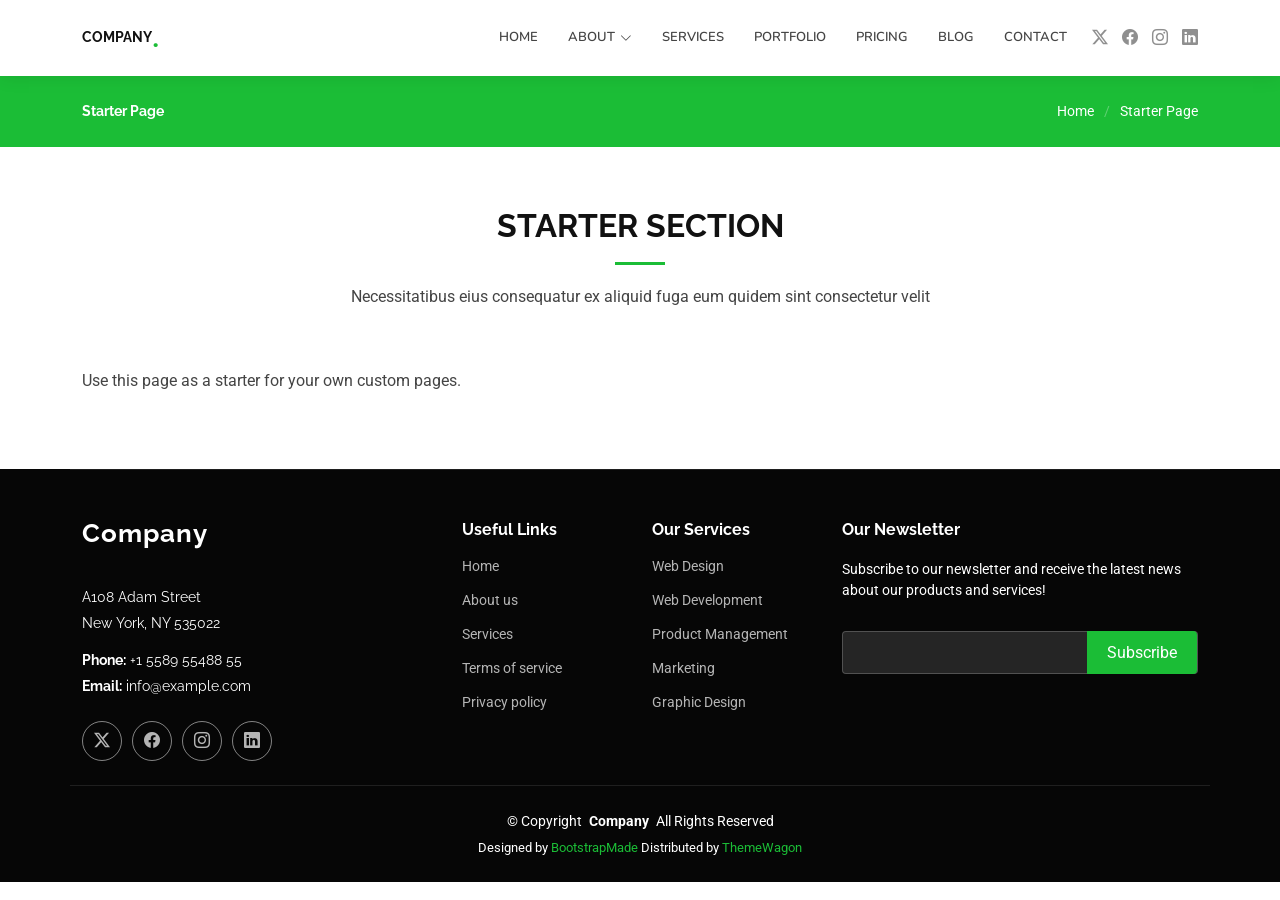
<file: starter-page.html>
<!DOCTYPE html>
<html lang="en">

<head>
  <meta charset="utf-8">
  <meta content="width=device-width, initial-scale=1.0" name="viewport">
  <title>Starter Page - Company Bootstrap Template</title>
  <meta name="description" content="">
  <meta name="keywords" content="">

  <!-- Favicons -->
  <link href="assets/img/favicon.png" rel="icon">
  <link href="assets/img/apple-touch-icon.png" rel="apple-touch-icon">

  <!-- Fonts -->
  <link href="https://fonts.googleapis.com" rel="preconnect">
  <link href="https://fonts.gstatic.com" rel="preconnect" crossorigin>
  <link href="https://fonts.googleapis.com/css2?family=Roboto:ital,wght@0,100;0,300;0,400;0,500;0,700;0,900;1,100;1,300;1,400;1,500;1,700;1,900&family=Raleway:ital,wght@0,100;0,200;0,300;0,400;0,500;0,600;0,700;0,800;0,900;1,100;1,200;1,300;1,400;1,500;1,600;1,700;1,800;1,900&family=Nunito:ital,wght@0,200;0,300;0,400;0,500;0,600;0,700;0,800;0,900;1,200;1,300;1,400;1,500;1,600;1,700;1,800;1,900&display=swap" rel="stylesheet">

  <!-- Vendor CSS Files -->
  <link href="assets/vendor/bootstrap/css/bootstrap.min.css" rel="stylesheet">
  <link href="assets/vendor/bootstrap-icons/bootstrap-icons.css" rel="stylesheet">
  <link href="assets/vendor/aos/aos.css" rel="stylesheet">
  <link href="assets/vendor/glightbox/css/glightbox.min.css" rel="stylesheet">
  <link href="assets/vendor/swiper/swiper-bundle.min.css" rel="stylesheet">

  <!-- Main CSS File -->
  <link href="assets/css/main.css" rel="stylesheet">

  <!-- =======================================================
  * Template Name: Company
  * Template URL: https://bootstrapmade.com/company-free-html-bootstrap-template/
  * Updated: Aug 07 2024 with Bootstrap v5.3.3
  * Author: BootstrapMade.com
  * License: https://bootstrapmade.com/license/
  ======================================================== -->
</head>

<body class="starter-page-page">

  <header id="header" class="header d-flex align-items-center sticky-top">
    <div class="container position-relative d-flex align-items-center">

      <a href="index.html" class="logo d-flex align-items-center me-auto">
        <!-- Uncomment the line below if you also wish to use an image logo -->
        <!-- <img src="assets/img/logo.png" alt=""> -->
        <h1 class="sitename">Company</h1><span>.</span>
      </a>

      <nav id="navmenu" class="navmenu">
        <ul>
          <li><a href="#hero">Home</a></li>
          <li class="dropdown"><a href="about.html"><span>About</span> <i class="bi bi-chevron-down toggle-dropdown"></i></a>
            <ul>
              <li><a href="team.html">Team</a></li>
              <li><a href="testimonials.html">Testimonials</a></li>
              <li class="dropdown"><a href="#"><span>Deep Dropdown</span> <i class="bi bi-chevron-down toggle-dropdown"></i></a>
                <ul>
                  <li><a href="#">Deep Dropdown 1</a></li>
                  <li><a href="#">Deep Dropdown 2</a></li>
                  <li><a href="#">Deep Dropdown 3</a></li>
                  <li><a href="#">Deep Dropdown 4</a></li>
                  <li><a href="#">Deep Dropdown 5</a></li>
                </ul>
              </li>
            </ul>
          </li>
          <li><a href="services.html">Services</a></li>
          <li><a href="portfolio.html">Portfolio</a></li>
          <li><a href="pricing.html">Pricing</a></li>
          <li><a href="blog.html">Blog</a></li>
          <li><a href="contact.html">Contact</a></li>
        </ul>
        <i class="mobile-nav-toggle d-xl-none bi bi-list"></i>
      </nav>

      <div class="header-social-links">
        <a href="#" class="twitter"><i class="bi bi-twitter-x"></i></a>
        <a href="#" class="facebook"><i class="bi bi-facebook"></i></a>
        <a href="#" class="instagram"><i class="bi bi-instagram"></i></a>
        <a href="#" class="linkedin"><i class="bi bi-linkedin"></i></a>
      </div>

    </div>
  </header>

  <main class="main">

    <!-- Page Title -->
    <div class="page-title accent-background">
      <div class="container d-lg-flex justify-content-between align-items-center">
        <h1 class="mb-2 mb-lg-0">Starter Page</h1>
        <nav class="breadcrumbs">
          <ol>
            <li><a href="index.html">Home</a></li>
            <li class="current">Starter Page</li>
          </ol>
        </nav>
      </div>
    </div><!-- End Page Title -->

    <!-- Starter Section Section -->
    <section id="starter-section" class="starter-section section">

      <!-- Section Title -->
      <div class="container section-title" data-aos="fade-up">
        <h2>Starter Section</h2>
        <p>Necessitatibus eius consequatur ex aliquid fuga eum quidem sint consectetur velit</p>
      </div><!-- End Section Title -->

      <div class="container" data-aos="fade-up">
        <p>Use this page as a starter for your own custom pages.</p>
      </div>

    </section><!-- /Starter Section Section -->

  </main>

  <footer id="footer" class="footer dark-background">

    <div class="container footer-top">
      <div class="row gy-4">
        <div class="col-lg-4 col-md-6 footer-about">
          <a href="index.html" class="logo d-flex align-items-center">
            <span class="sitename">Company</span>
          </a>
          <div class="footer-contact pt-3">
            <p>A108 Adam Street</p>
            <p>New York, NY 535022</p>
            <p class="mt-3"><strong>Phone:</strong> <span>+1 5589 55488 55</span></p>
            <p><strong>Email:</strong> <span>info@example.com</span></p>
          </div>
          <div class="social-links d-flex mt-4">
            <a href=""><i class="bi bi-twitter-x"></i></a>
            <a href=""><i class="bi bi-facebook"></i></a>
            <a href=""><i class="bi bi-instagram"></i></a>
            <a href=""><i class="bi bi-linkedin"></i></a>
          </div>
        </div>

        <div class="col-lg-2 col-md-3 footer-links">
          <h4>Useful Links</h4>
          <ul>
            <li><a href="#">Home</a></li>
            <li><a href="#">About us</a></li>
            <li><a href="#">Services</a></li>
            <li><a href="#">Terms of service</a></li>
            <li><a href="#">Privacy policy</a></li>
          </ul>
        </div>

        <div class="col-lg-2 col-md-3 footer-links">
          <h4>Our Services</h4>
          <ul>
            <li><a href="#">Web Design</a></li>
            <li><a href="#">Web Development</a></li>
            <li><a href="#">Product Management</a></li>
            <li><a href="#">Marketing</a></li>
            <li><a href="#">Graphic Design</a></li>
          </ul>
        </div>

        <div class="col-lg-4 col-md-12 footer-newsletter">
          <h4>Our Newsletter</h4>
          <p>Subscribe to our newsletter and receive the latest news about our products and services!</p>
          <form action="forms/newsletter.php" method="post" class="php-email-form">
            <div class="newsletter-form"><input type="email" name="email"><input type="submit" value="Subscribe"></div>
            <div class="loading">Loading</div>
            <div class="error-message"></div>
            <div class="sent-message">Your subscription request has been sent. Thank you!</div>
          </form>
        </div>

      </div>
    </div>

    <div class="container copyright text-center mt-4">
      <p>© <span>Copyright</span> <strong class="px-1 sitename">Company</strong> <span>All Rights Reserved</span></p>
      <div class="credits">
        <!-- All the links in the footer should remain intact. -->
        <!-- You can delete the links only if you've purchased the pro version. -->
        <!-- Licensing information: https://bootstrapmade.com/license/ -->
        <!-- Purchase the pro version with working PHP/AJAX contact form: [buy-url] -->
        Designed by <a href="https://bootstrapmade.com/">BootstrapMade</a> Distributed by <a href=“https://themewagon.com>ThemeWagon
      </div>
    </div>

  </footer>

  <!-- Scroll Top -->
  <a href="#" id="scroll-top" class="scroll-top d-flex align-items-center justify-content-center"><i class="bi bi-arrow-up-short"></i></a>

  <!-- Preloader -->
  <div id="preloader"></div>

  <!-- Vendor JS Files -->
  <script src="assets/vendor/bootstrap/js/bootstrap.bundle.min.js"></script>
  <script src="assets/vendor/php-email-form/validate.js"></script>
  <script src="assets/vendor/aos/aos.js"></script>
  <script src="assets/vendor/glightbox/js/glightbox.min.js"></script>
  <script src="assets/vendor/imagesloaded/imagesloaded.pkgd.min.js"></script>
  <script src="assets/vendor/isotope-layout/isotope.pkgd.min.js"></script>
  <script src="assets/vendor/waypoints/noframework.waypoints.js"></script>
  <script src="assets/vendor/swiper/swiper-bundle.min.js"></script>

  <!-- Main JS File -->
  <script src="assets/js/main.js"></script>

</body>

</html>
</file>
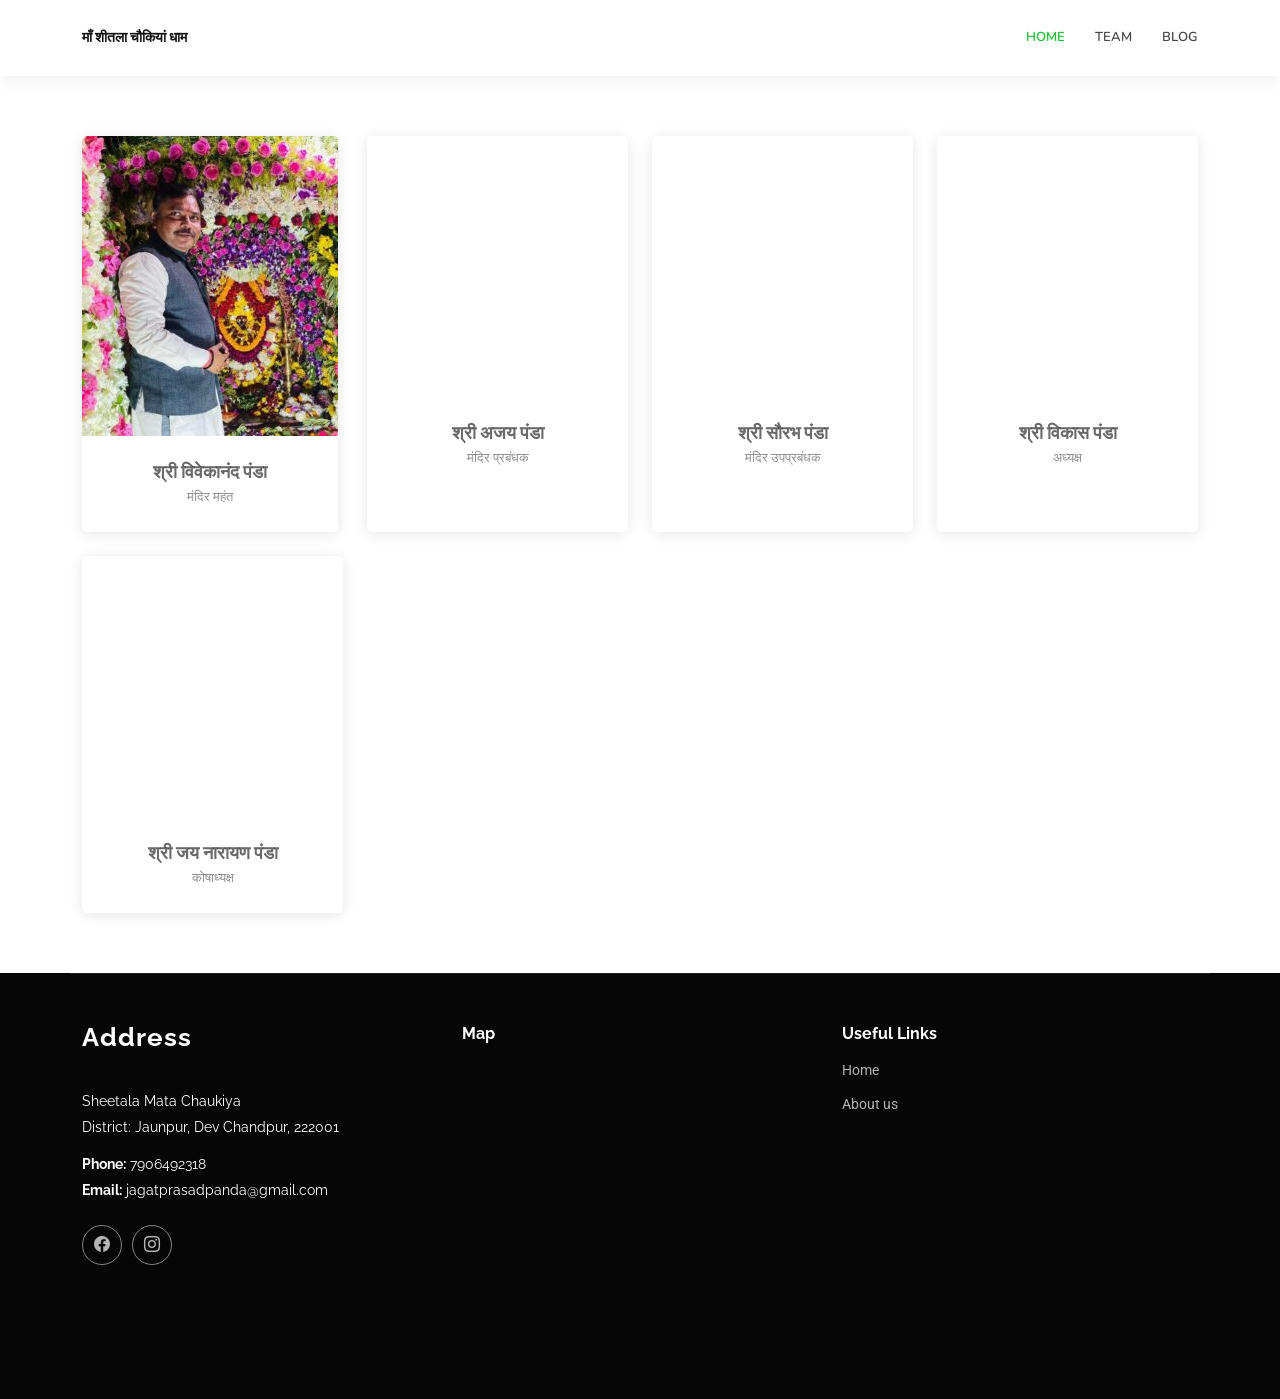
<file: team.html>
<!DOCTYPE html>
<html lang="en">

<head>
    <meta charset="utf-8">
    <meta content="width=device-width, initial-scale=1.0" name="viewport">
    <title>Mata Shitla Chaukiya Dham, Jaunpur</title>
    <meta name="description" content="Mata Shitla Chaukiya Dham mandir is located in the city of Jaunpur, UP and famous for presence of Goddess Shitla, which also called as Sheetala or Sheetla. Mahant Vivekananda Panda is the main head of the Temple.">
    <!--   <meta name="keywords" content="Mata Sheetla Chaukiya, Maa "> -->

    <!-- Favicons -->
    <link href="assets/img/mata_shitla_logo.png" rel="icon">

    <!-- Fonts -->
    <link href="https://fonts.googleapis.com" rel="preconnect">
    <link href="https://fonts.gstatic.com" rel="preconnect" crossorigin>
    <link href="https://fonts.googleapis.com/css2?family=Roboto:ital,wght@0,100;0,300;0,400;0,500;0,700;0,900;1,100;1,300;1,400;1,500;1,700;1,900&family=Raleway:ital,wght@0,100;0,200;0,300;0,400;0,500;0,600;0,700;0,800;0,900;1,100;1,200;1,300;1,400;1,500;1,600;1,700;1,800;1,900&family=Nunito:ital,wght@0,200;0,300;0,400;0,500;0,600;0,700;0,800;0,900;1,200;1,300;1,400;1,500;1,600;1,700;1,800;1,900&display=swap"
    rel="stylesheet">

    <!-- Vendor CSS Files -->
    <link href="assets/vendor/bootstrap/css/bootstrap.min.css" rel="stylesheet">
    <link href="assets/vendor/bootstrap-icons/bootstrap-icons.css" rel="stylesheet">
    <link href="assets/vendor/aos/aos.css" rel="stylesheet">
    <link href="assets/vendor/glightbox/css/glightbox.min.css" rel="stylesheet">
    <link href="assets/vendor/swiper/swiper-bundle.min.css" rel="stylesheet">

    <!-- Main CSS File -->
    <link href="assets/css/main.css" rel="stylesheet">

    <!-- =======================================================
  * Template Name: Company
  * Template URL: https://bootstrapmade.com/company-free-html-bootstrap-template/
  * Updated: Aug 07 2024 with Bootstrap v5.3.3
  * Author: BootstrapMade.com
  * License: https://bootstrapmade.com/license/
  ======================================================== -->
</head>

<body class="index-page">

    <header id="header" class="header d-flex align-items-center sticky-top">
        <div class="container position-relative d-flex align-items-center">

            <a href="https://matashitla.com/" class="logo d-flex align-items-center me-auto">
                <!-- Uncomment the line below if you also wish to use an image logo -->
                <!-- <img src="assets/img/logo.png" alt=""> -->
                <h1 class="sitename">माँ शीतला चौकियां धाम</h1>
            </a>

            <nav id="navmenu" class="navmenu">
                <ul>
                    <li><a href="https://matashitla.com/" class="active">Home</a></li>

                    <!--          <li class="dropdown"><a href="about.html"><span>About</span> <i class="bi bi-chevron-down toggle-dropdown"></i></a>
            <ul>
              <li><a href="team.html">Team</a></li>
            </ul>
          </li> -->
                    <li><a href="team.html">Team</a></li>
                    <li><a href="https://blog.matashitla.com" target="_blank">Blog</a></li>
                    <!--           <li><a href="contact.html">Contact</a></li>  -->

                </ul>
                <i class="mobile-nav-toggle d-xl-none bi bi-list"></i>
            </nav>

<!--             <div class="header-social-links">
                <a href="#" class="twitter"><i class="bi bi-twitter-x"></i></a>
                <a href="#" class="facebook"><i class="bi bi-facebook"></i></a>
                <a href="#" class="instagram"><i class="bi bi-instagram"></i></a>
            </div> -->

        </div>
    </header>

    <main class="main">

        <!-- Team Section -->
    <section id="team" class="team section">

      <div class="container">

        <div class="row gy-4">

          <div class="col-lg-3 col-md-6 d-flex align-items-stretch" data-aos="fade-up" data-aos-delay="100">
            <div class="team-member">
              <div class="member-img">
                <img src="assets/img/mahant_vivekananda_ji.jpg" class="img-fluid" alt="Mahant Vivekananda Panda Ji Jaunpur">
<!--                 <div class="social">
                  <a href="#"><i class="bi bi-twitter-x"></i></a>
                  <a href="#"><i class="bi bi-facebook"></i></a>
                  <a href="#"><i class="bi bi-instagram"></i></a>
                  <a href="#"><i class="bi bi-linkedin"></i></a>
                </div> -->
              </div>
              <div class="member-info">
                <h4>श्री विवेकानंद पंडा</h4>
                <span>मंदिर महंत</span>
              </div>
            </div>
          </div><!-- End Team Member -->

          <div class="col-lg-3 col-md-6 d-flex align-items-stretch" data-aos="fade-up" data-aos-delay="200">
            <div class="team-member">
              <div class="member-img">
                <img src="assets/img/team/white_image.png" class="img-fluid" alt="">
<!--                 <div class="social">
                  <a href=""><i class="bi bi-twitter-x"></i></a>
                  <a href=""><i class="bi bi-facebook"></i></a>
                  <a href=""><i class="bi bi-instagram"></i></a>
                  <a href=""><i class="bi bi-linkedin"></i></a>
                </div> -->
              </div>
              <div class="member-info">
                <h4>श्री अजय पंडा</h4>
                <span>मंदिर प्रबंधक</span>
              </div>
            </div>
          </div><!-- End Team Member -->

          <div class="col-lg-3 col-md-6 d-flex align-items-stretch" data-aos="fade-up" data-aos-delay="300">
            <div class="team-member">
              <div class="member-img">
                <img src="assets/img/team/white_image.png" class="img-fluid" alt="">
<!--                 <div class="social">
                  <a href=""><i class="bi bi-twitter-x"></i></a>
                  <a href=""><i class="bi bi-facebook"></i></a>
                  <a href=""><i class="bi bi-instagram"></i></a>
                  <a href=""><i class="bi bi-linkedin"></i></a>
                </div> -->
              </div>
              <div class="member-info">
                <h4>श्री सौरभ पंडा</h4>
                <span>मंदिर उपप्रबंधक</span>
              </div>
            </div>
          </div><!-- End Team Member -->

          <div class="col-lg-3 col-md-6 d-flex align-items-stretch" data-aos="fade-up" data-aos-delay="400">
            <div class="team-member">
              <div class="member-img">
                <img src="assets/img/team/white_image.png" class="img-fluid" alt="">
<!--                 <div class="social">
                  <a href=""><i class="bi bi-twitter-x"></i></a>
                  <a href=""><i class="bi bi-facebook"></i></a>
                  <a href=""><i class="bi bi-instagram"></i></a>
                  <a href=""><i class="bi bi-linkedin"></i></a>
                </div> -->
              </div>
              <div class="member-info">
                <h4>श्री विकास पंडा</h4>
                <span>अध्यक्ष</span>
              </div>
            </div>
           </div>

            
          <div class="col-lg-3 col-md-6 d-flex align-items-stretch" data-aos="fade-up" data-aos-delay="400">
            <div class="team-member">
              <div class="member-img">
                <img src="assets/img/team/white_image.png" class="img-fluid" alt="">
<!--                 <div class="social">
                  <a href=""><i class="bi bi-twitter-x"></i></a>
                  <a href=""><i class="bi bi-facebook"></i></a>
                  <a href=""><i class="bi bi-instagram"></i></a>
                  <a href=""><i class="bi bi-linkedin"></i></a>
                </div> -->
              </div>
              <div class="member-info">
                <h4>श्री जय नारायण पंडा</h4>
                <span>कोषाध्यक्ष</span>
              </div>
            </div>
          </div><!-- End Team Member -->
            

      </div>

    </section>

        

        
        

    </main>

    <footer id="footer" class="footer dark-background">

        <div class="container footer-top">
            <div class="row gy-4">
                <div class="col-lg-4 col-md-6 footer-about">
                    <a href="https://matashitla.com/" class="logo d-flex align-items-center">
                        <span class="sitename">Address</span>
                    </a>
                    <div class="footer-contact pt-3">
                        <p>Sheetala Mata Chaukiya </p>
                        <p>District: Jaunpur, Dev Chandpur, 222001</p>
                        <p class="mt-3"><strong>Phone:</strong> <span>7906492318</span></p>
                        <p><strong>Email:</strong> <span>jagatprasadpanda@gmail.com</span></p>
                    </div>
                    <div class="social-links d-flex mt-4">
                        <a href=""><i class="bi bi-facebook"></i></a>
                        <a href=""><i class="bi bi-instagram"></i></a>
                    </div>
                </div>

                <div class="col-lg-4 col-md-6 footer-links">
                    <h4>Map</h4>
                    <iframe src="https://www.google.com/maps/embed?pb=!1m18!1m12!1m3!1d238873.61018198822!2d82.55780234427104!3d25.651684265681656!2m3!1f0!2f0!3f0!3m2!1i1024!2i768!4f13.1!3m3!1m2!1s0x399039f5fb7b6b53%3A0xc2a28f5a724363b6!2sSheetala%20Mata%20Dham%20Mandir%20Chaukiya%20Jaunpur!5e1!3m2!1sen!2sin!4v1737192211068!5m2!1sen!2sin"
                    width="400" height="300" style="border:0;" allowfullscreen="" loading="lazy" referrerpolicy="no-referrer-when-downgrade"></iframe>
                </div>

                <div class="col-lg-2 col-md-3 footer-links">
                    <h4>Useful Links</h4>
                    <ul>
                        <li><a href="#">Home</a></li>
                        <li><a href="#">About us</a></li>
                    </ul>
                </div>

            </div>
        </div>



    </footer>

    <!-- Scroll Top -->
    <a href="#" id="scroll-top" class="scroll-top d-flex align-items-center justify-content-center"><i class="bi bi-arrow-up-short"></i></a>

    <!-- Preloader -->
    <div id="preloader"></div>

    <!-- Vendor JS Files -->
    <script src="assets/vendor/bootstrap/js/bootstrap.bundle.min.js"></script>
    <script src="assets/vendor/php-email-form/validate.js"></script>
    <script src="assets/vendor/aos/aos.js"></script>
    <script src="assets/vendor/glightbox/js/glightbox.min.js"></script>
    <script src="assets/vendor/imagesloaded/imagesloaded.pkgd.min.js"></script>
    <script src="assets/vendor/isotope-layout/isotope.pkgd.min.js"></script>
    <script src="assets/vendor/waypoints/noframework.waypoints.js"></script>
    <script src="assets/vendor/swiper/swiper-bundle.min.js"></script>

    <!-- Main JS File -->
    <script src="assets/js/main.js"></script>
    <audio id="myAudio">
        <source src="assets/shitla_mata_mp3_song.webm" type="audio/mpeg">
    </audio>
    
    <script>
        
        let audio = document.getElementById("myAudio");
        audio.volume = 0.5;

        // window.addEventListener("click", () => {
            
        //   console.log("function called");
        //   playAudio();  
        //   const myTimeout = setTimeout(pauseAudio, 120000);
            
        // }, { once: true });
        
        
        
            

       
          function playAudio() {
            audio.play();
          }
           
          function pauseAudio() {
            audio.pause();
          }
        function myStopFunction() {
          clearTimeout(myTimeout);
        }

    </script>
    
</body>

</html>
</file>
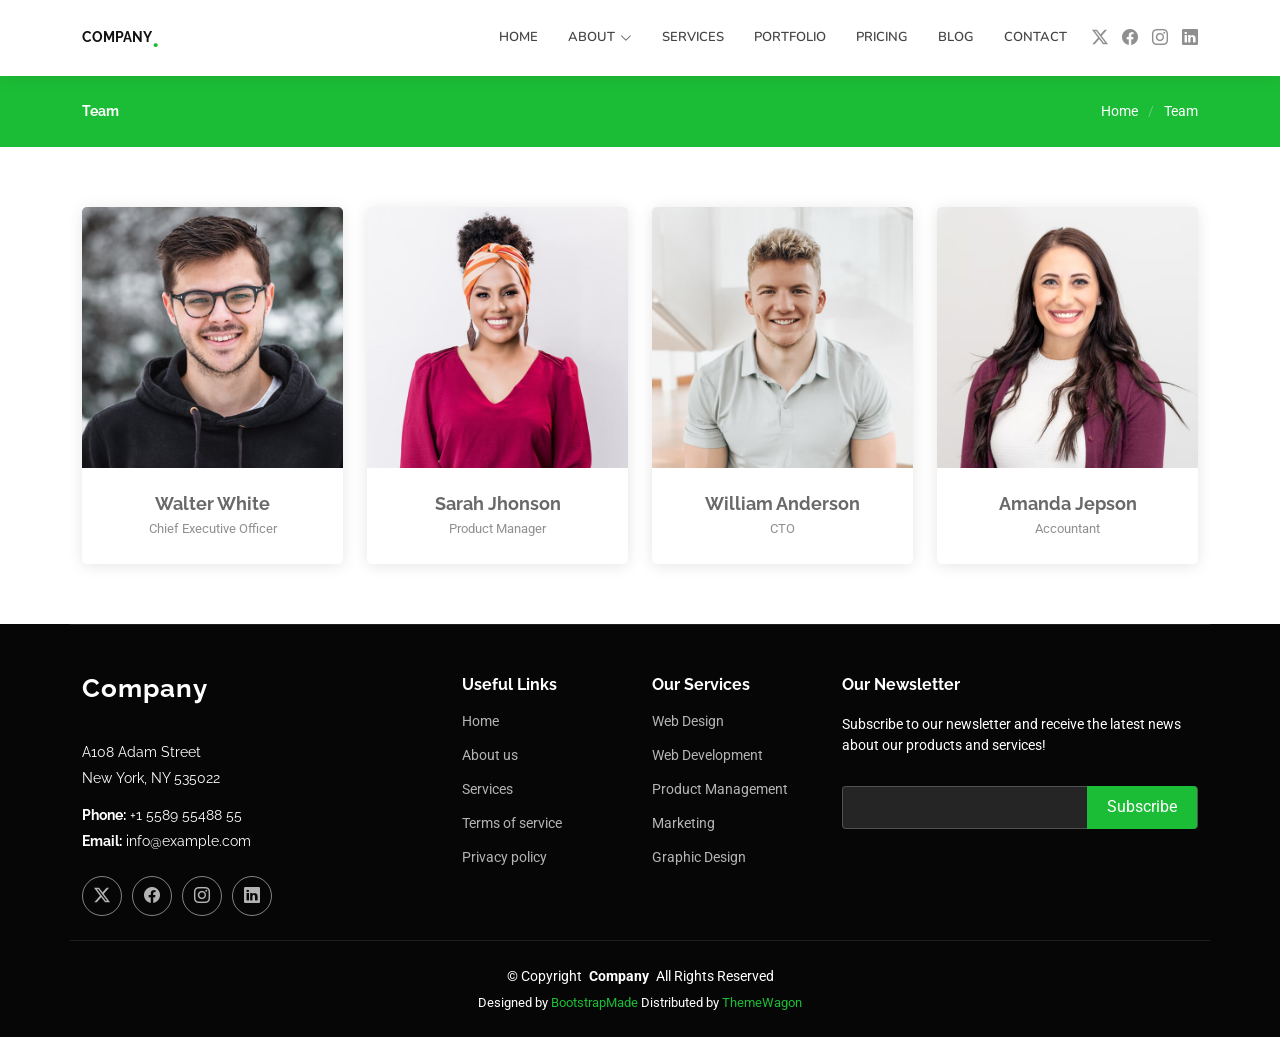
<file: team_copy.html>
<!DOCTYPE html>
<html lang="en">

<head>
  <meta charset="utf-8">
  <meta content="width=device-width, initial-scale=1.0" name="viewport">
  <title>Team - Company Bootstrap Template</title>
  <meta name="description" content="">
  <meta name="keywords" content="">

  <!-- Favicons -->
  <link href="assets/img/favicon.png" rel="icon">
  <link href="assets/img/apple-touch-icon.png" rel="apple-touch-icon">

  <!-- Fonts -->
  <link href="https://fonts.googleapis.com" rel="preconnect">
  <link href="https://fonts.gstatic.com" rel="preconnect" crossorigin>
  <link href="https://fonts.googleapis.com/css2?family=Roboto:ital,wght@0,100;0,300;0,400;0,500;0,700;0,900;1,100;1,300;1,400;1,500;1,700;1,900&family=Raleway:ital,wght@0,100;0,200;0,300;0,400;0,500;0,600;0,700;0,800;0,900;1,100;1,200;1,300;1,400;1,500;1,600;1,700;1,800;1,900&family=Nunito:ital,wght@0,200;0,300;0,400;0,500;0,600;0,700;0,800;0,900;1,200;1,300;1,400;1,500;1,600;1,700;1,800;1,900&display=swap" rel="stylesheet">

  <!-- Vendor CSS Files -->
  <link href="assets/vendor/bootstrap/css/bootstrap.min.css" rel="stylesheet">
  <link href="assets/vendor/bootstrap-icons/bootstrap-icons.css" rel="stylesheet">
  <link href="assets/vendor/aos/aos.css" rel="stylesheet">
  <link href="assets/vendor/glightbox/css/glightbox.min.css" rel="stylesheet">
  <link href="assets/vendor/swiper/swiper-bundle.min.css" rel="stylesheet">

  <!-- Main CSS File -->
  <link href="assets/css/main.css" rel="stylesheet">

  <!-- =======================================================
  * Template Name: Company
  * Template URL: https://bootstrapmade.com/company-free-html-bootstrap-template/
  * Updated: Aug 07 2024 with Bootstrap v5.3.3
  * Author: BootstrapMade.com
  * License: https://bootstrapmade.com/license/
  ======================================================== -->
</head>

<body class="team-page">

  <header id="header" class="header d-flex align-items-center sticky-top">
    <div class="container position-relative d-flex align-items-center">

      <a href="index.html" class="logo d-flex align-items-center me-auto">
        <!-- Uncomment the line below if you also wish to use an image logo -->
        <!-- <img src="assets/img/logo.png" alt=""> -->
        <h1 class="sitename">Company</h1><span>.</span>
      </a>

      <nav id="navmenu" class="navmenu">
        <ul>
          <li><a href="#hero">Home</a></li>
          <li class="dropdown"><a href="about.html"><span>About</span> <i class="bi bi-chevron-down toggle-dropdown"></i></a>
            <ul>
              <li><a href="team.html" class="active">Team</a></li>
              <li><a href="testimonials.html">Testimonials</a></li>
              <li class="dropdown"><a href="#"><span>Deep Dropdown</span> <i class="bi bi-chevron-down toggle-dropdown"></i></a>
                <ul>
                  <li><a href="#">Deep Dropdown 1</a></li>
                  <li><a href="#">Deep Dropdown 2</a></li>
                  <li><a href="#">Deep Dropdown 3</a></li>
                  <li><a href="#">Deep Dropdown 4</a></li>
                  <li><a href="#">Deep Dropdown 5</a></li>
                </ul>
              </li>
            </ul>
          </li>
          <li><a href="services.html">Services</a></li>
          <li><a href="portfolio.html">Portfolio</a></li>
          <li><a href="pricing.html">Pricing</a></li>
          <li><a href="blog.html">Blog</a></li>
          <li><a href="contact.html">Contact</a></li>
        </ul>
        <i class="mobile-nav-toggle d-xl-none bi bi-list"></i>
      </nav>

      <div class="header-social-links">
        <a href="#" class="twitter"><i class="bi bi-twitter-x"></i></a>
        <a href="#" class="facebook"><i class="bi bi-facebook"></i></a>
        <a href="#" class="instagram"><i class="bi bi-instagram"></i></a>
        <a href="#" class="linkedin"><i class="bi bi-linkedin"></i></a>
      </div>

    </div>
  </header>

  <main class="main">

    <!-- Page Title -->
    <div class="page-title accent-background">
      <div class="container d-lg-flex justify-content-between align-items-center">
        <h1 class="mb-2 mb-lg-0">Team</h1>
        <nav class="breadcrumbs">
          <ol>
            <li><a href="index.html">Home</a></li>
            <li class="current">Team</li>
          </ol>
        </nav>
      </div>
    </div><!-- End Page Title -->

    <!-- Team Section -->
    <section id="team" class="team section">

      <div class="container">

        <div class="row gy-4">

          <div class="col-lg-3 col-md-6 d-flex align-items-stretch" data-aos="fade-up" data-aos-delay="100">
            <div class="team-member">
              <div class="member-img">
                <img src="assets/img/team/team-1.jpg" class="img-fluid" alt="">
                <div class="social">
                  <a href=""><i class="bi bi-twitter-x"></i></a>
                  <a href=""><i class="bi bi-facebook"></i></a>
                  <a href=""><i class="bi bi-instagram"></i></a>
                  <a href=""><i class="bi bi-linkedin"></i></a>
                </div>
              </div>
              <div class="member-info">
                <h4>Walter White</h4>
                <span>Chief Executive Officer</span>
              </div>
            </div>
          </div><!-- End Team Member -->

          <div class="col-lg-3 col-md-6 d-flex align-items-stretch" data-aos="fade-up" data-aos-delay="200">
            <div class="team-member">
              <div class="member-img">
                <img src="assets/img/team/team-2.jpg" class="img-fluid" alt="">
                <div class="social">
                  <a href=""><i class="bi bi-twitter-x"></i></a>
                  <a href=""><i class="bi bi-facebook"></i></a>
                  <a href=""><i class="bi bi-instagram"></i></a>
                  <a href=""><i class="bi bi-linkedin"></i></a>
                </div>
              </div>
              <div class="member-info">
                <h4>Sarah Jhonson</h4>
                <span>Product Manager</span>
              </div>
            </div>
          </div><!-- End Team Member -->

          <div class="col-lg-3 col-md-6 d-flex align-items-stretch" data-aos="fade-up" data-aos-delay="300">
            <div class="team-member">
              <div class="member-img">
                <img src="assets/img/team/team-3.jpg" class="img-fluid" alt="">
                <div class="social">
                  <a href=""><i class="bi bi-twitter-x"></i></a>
                  <a href=""><i class="bi bi-facebook"></i></a>
                  <a href=""><i class="bi bi-instagram"></i></a>
                  <a href=""><i class="bi bi-linkedin"></i></a>
                </div>
              </div>
              <div class="member-info">
                <h4>William Anderson</h4>
                <span>CTO</span>
              </div>
            </div>
          </div><!-- End Team Member -->

          <div class="col-lg-3 col-md-6 d-flex align-items-stretch" data-aos="fade-up" data-aos-delay="400">
            <div class="team-member">
              <div class="member-img">
                <img src="assets/img/team/team-4.jpg" class="img-fluid" alt="">
                <div class="social">
                  <a href=""><i class="bi bi-twitter-x"></i></a>
                  <a href=""><i class="bi bi-facebook"></i></a>
                  <a href=""><i class="bi bi-instagram"></i></a>
                  <a href=""><i class="bi bi-linkedin"></i></a>
                </div>
              </div>
              <div class="member-info">
                <h4>Amanda Jepson</h4>
                <span>Accountant</span>
              </div>
            </div>
          </div><!-- End Team Member -->

        </div>

      </div>

    </section><!-- /Team Section -->

  </main>

  <footer id="footer" class="footer dark-background">

    <div class="container footer-top">
      <div class="row gy-4">
        <div class="col-lg-4 col-md-6 footer-about">
          <a href="index.html" class="logo d-flex align-items-center">
            <span class="sitename">Company</span>
          </a>
          <div class="footer-contact pt-3">
            <p>A108 Adam Street</p>
            <p>New York, NY 535022</p>
            <p class="mt-3"><strong>Phone:</strong> <span>+1 5589 55488 55</span></p>
            <p><strong>Email:</strong> <span>info@example.com</span></p>
          </div>
          <div class="social-links d-flex mt-4">
            <a href=""><i class="bi bi-twitter-x"></i></a>
            <a href=""><i class="bi bi-facebook"></i></a>
            <a href=""><i class="bi bi-instagram"></i></a>
            <a href=""><i class="bi bi-linkedin"></i></a>
          </div>
        </div>

        <div class="col-lg-2 col-md-3 footer-links">
          <h4>Useful Links</h4>
          <ul>
            <li><a href="#">Home</a></li>
            <li><a href="#">About us</a></li>
            <li><a href="#">Services</a></li>
            <li><a href="#">Terms of service</a></li>
            <li><a href="#">Privacy policy</a></li>
          </ul>
        </div>

        <div class="col-lg-2 col-md-3 footer-links">
          <h4>Our Services</h4>
          <ul>
            <li><a href="#">Web Design</a></li>
            <li><a href="#">Web Development</a></li>
            <li><a href="#">Product Management</a></li>
            <li><a href="#">Marketing</a></li>
            <li><a href="#">Graphic Design</a></li>
          </ul>
        </div>

        <div class="col-lg-4 col-md-12 footer-newsletter">
          <h4>Our Newsletter</h4>
          <p>Subscribe to our newsletter and receive the latest news about our products and services!</p>
          <form action="forms/newsletter.php" method="post" class="php-email-form">
            <div class="newsletter-form"><input type="email" name="email"><input type="submit" value="Subscribe"></div>
            <div class="loading">Loading</div>
            <div class="error-message"></div>
            <div class="sent-message">Your subscription request has been sent. Thank you!</div>
          </form>
        </div>

      </div>
    </div>

    <div class="container copyright text-center mt-4">
      <p>© <span>Copyright</span> <strong class="px-1 sitename">Company</strong> <span>All Rights Reserved</span></p>
      <div class="credits">
        <!-- All the links in the footer should remain intact. -->
        <!-- You can delete the links only if you've purchased the pro version. -->
        <!-- Licensing information: https://bootstrapmade.com/license/ -->
        <!-- Purchase the pro version with working PHP/AJAX contact form: [buy-url] -->
        Designed by <a href="https://bootstrapmade.com/">BootstrapMade</a> Distributed by <a href=“https://themewagon.com>ThemeWagon
      </div>
    </div>

  </footer>

  <!-- Scroll Top -->
  <a href="#" id="scroll-top" class="scroll-top d-flex align-items-center justify-content-center"><i class="bi bi-arrow-up-short"></i></a>

  <!-- Preloader -->
  <div id="preloader"></div>

  <!-- Vendor JS Files -->
  <script src="assets/vendor/bootstrap/js/bootstrap.bundle.min.js"></script>
  <script src="assets/vendor/php-email-form/validate.js"></script>
  <script src="assets/vendor/aos/aos.js"></script>
  <script src="assets/vendor/glightbox/js/glightbox.min.js"></script>
  <script src="assets/vendor/imagesloaded/imagesloaded.pkgd.min.js"></script>
  <script src="assets/vendor/isotope-layout/isotope.pkgd.min.js"></script>
  <script src="assets/vendor/waypoints/noframework.waypoints.js"></script>
  <script src="assets/vendor/swiper/swiper-bundle.min.js"></script>

  <!-- Main JS File -->
  <script src="assets/js/main.js"></script>

</body>

</html>
</file>
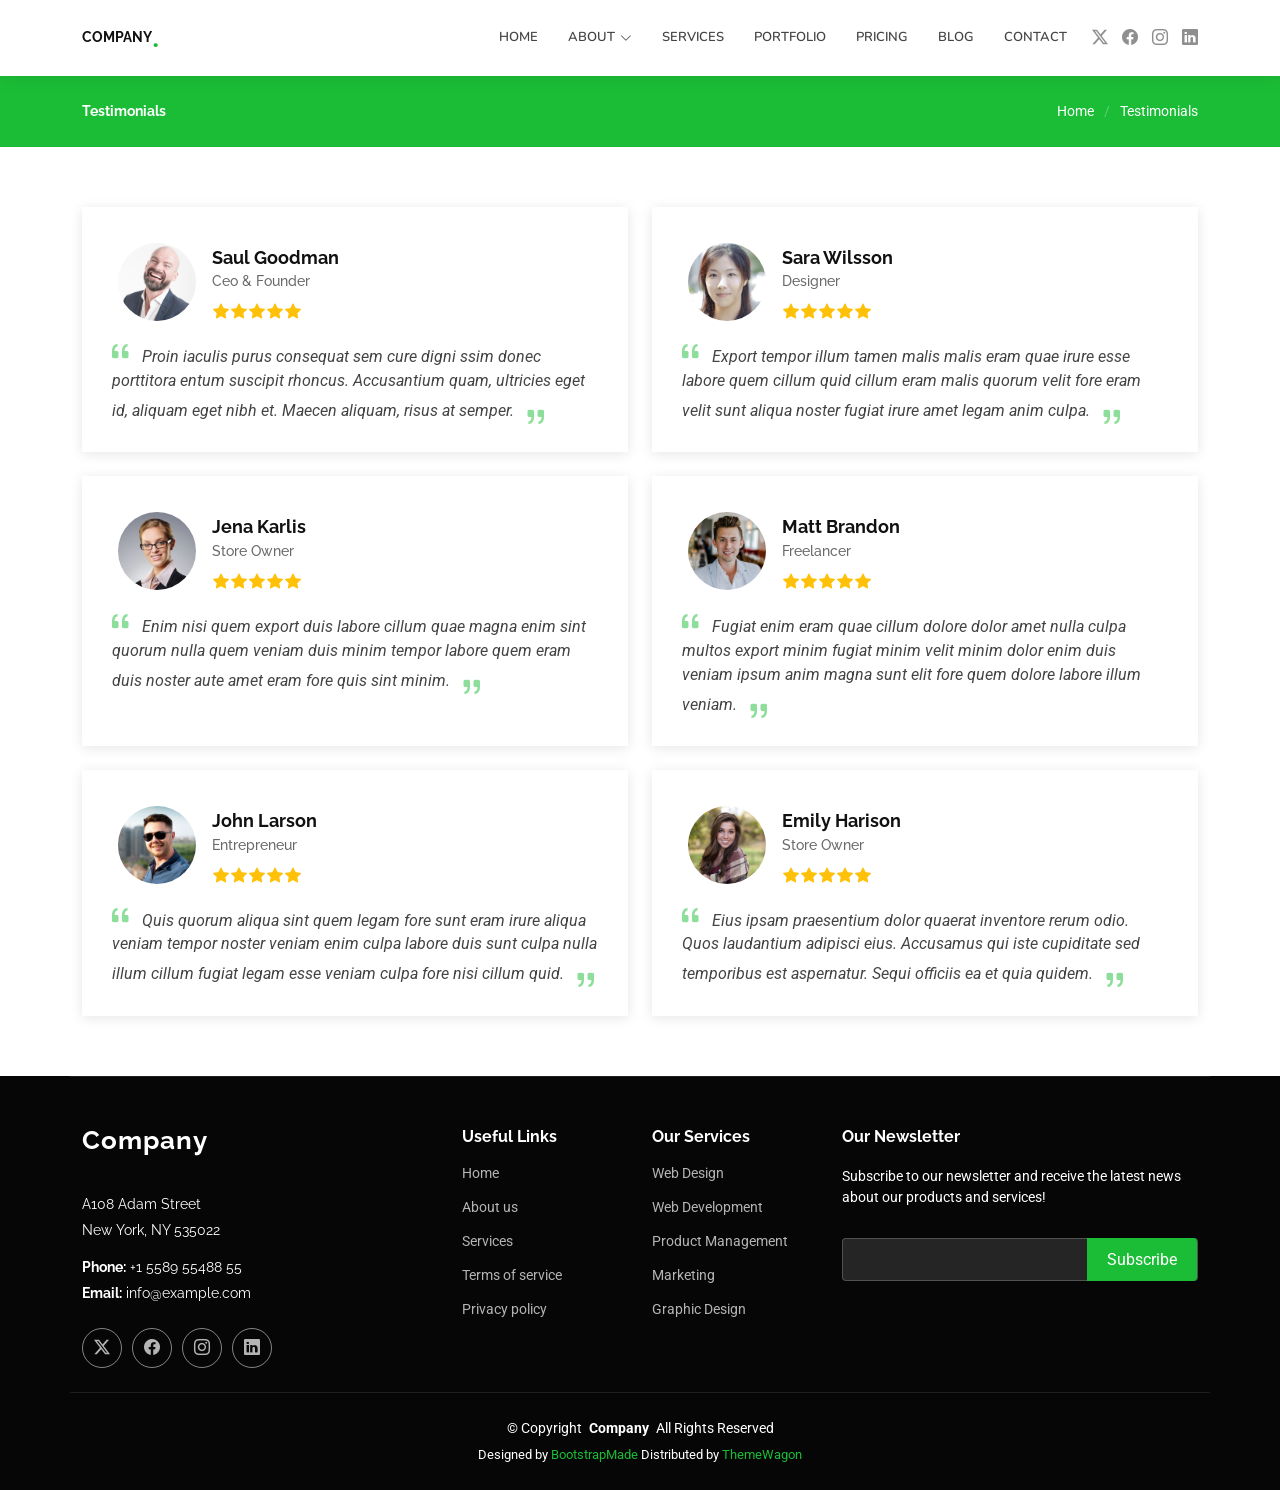
<file: testimonials.html>
<!DOCTYPE html>
<html lang="en">

<head>
  <meta charset="utf-8">
  <meta content="width=device-width, initial-scale=1.0" name="viewport">
  <title>Testimonials - Company Bootstrap Template</title>
  <meta name="description" content="">
  <meta name="keywords" content="">

  <!-- Favicons -->
  <link href="assets/img/favicon.png" rel="icon">
  <link href="assets/img/apple-touch-icon.png" rel="apple-touch-icon">

  <!-- Fonts -->
  <link href="https://fonts.googleapis.com" rel="preconnect">
  <link href="https://fonts.gstatic.com" rel="preconnect" crossorigin>
  <link href="https://fonts.googleapis.com/css2?family=Roboto:ital,wght@0,100;0,300;0,400;0,500;0,700;0,900;1,100;1,300;1,400;1,500;1,700;1,900&family=Raleway:ital,wght@0,100;0,200;0,300;0,400;0,500;0,600;0,700;0,800;0,900;1,100;1,200;1,300;1,400;1,500;1,600;1,700;1,800;1,900&family=Nunito:ital,wght@0,200;0,300;0,400;0,500;0,600;0,700;0,800;0,900;1,200;1,300;1,400;1,500;1,600;1,700;1,800;1,900&display=swap" rel="stylesheet">

  <!-- Vendor CSS Files -->
  <link href="assets/vendor/bootstrap/css/bootstrap.min.css" rel="stylesheet">
  <link href="assets/vendor/bootstrap-icons/bootstrap-icons.css" rel="stylesheet">
  <link href="assets/vendor/aos/aos.css" rel="stylesheet">
  <link href="assets/vendor/glightbox/css/glightbox.min.css" rel="stylesheet">
  <link href="assets/vendor/swiper/swiper-bundle.min.css" rel="stylesheet">

  <!-- Main CSS File -->
  <link href="assets/css/main.css" rel="stylesheet">

  <!-- =======================================================
  * Template Name: Company
  * Template URL: https://bootstrapmade.com/company-free-html-bootstrap-template/
  * Updated: Aug 07 2024 with Bootstrap v5.3.3
  * Author: BootstrapMade.com
  * License: https://bootstrapmade.com/license/
  ======================================================== -->
</head>

<body class="testimonials-page">

  <header id="header" class="header d-flex align-items-center sticky-top">
    <div class="container position-relative d-flex align-items-center">

      <a href="index.html" class="logo d-flex align-items-center me-auto">
        <!-- Uncomment the line below if you also wish to use an image logo -->
        <!-- <img src="assets/img/logo.png" alt=""> -->
        <h1 class="sitename">Company</h1><span>.</span>
      </a>

      <nav id="navmenu" class="navmenu">
        <ul>
          <li><a href="#hero">Home</a></li>
          <li class="dropdown"><a href="about.html"><span>About</span> <i class="bi bi-chevron-down toggle-dropdown"></i></a>
            <ul>
              <li><a href="team.html">Team</a></li>
              <li><a href="testimonials.html" class="active">Testimonials</a></li>
              <li class="dropdown"><a href="#"><span>Deep Dropdown</span> <i class="bi bi-chevron-down toggle-dropdown"></i></a>
                <ul>
                  <li><a href="#">Deep Dropdown 1</a></li>
                  <li><a href="#">Deep Dropdown 2</a></li>
                  <li><a href="#">Deep Dropdown 3</a></li>
                  <li><a href="#">Deep Dropdown 4</a></li>
                  <li><a href="#">Deep Dropdown 5</a></li>
                </ul>
              </li>
            </ul>
          </li>
          <li><a href="services.html">Services</a></li>
          <li><a href="portfolio.html">Portfolio</a></li>
          <li><a href="pricing.html">Pricing</a></li>
          <li><a href="blog.html">Blog</a></li>
          <li><a href="contact.html">Contact</a></li>
        </ul>
        <i class="mobile-nav-toggle d-xl-none bi bi-list"></i>
      </nav>

      <div class="header-social-links">
        <a href="#" class="twitter"><i class="bi bi-twitter-x"></i></a>
        <a href="#" class="facebook"><i class="bi bi-facebook"></i></a>
        <a href="#" class="instagram"><i class="bi bi-instagram"></i></a>
        <a href="#" class="linkedin"><i class="bi bi-linkedin"></i></a>
      </div>

    </div>
  </header>

  <main class="main">

    <!-- Page Title -->
    <div class="page-title accent-background">
      <div class="container d-lg-flex justify-content-between align-items-center">
        <h1 class="mb-2 mb-lg-0">Testimonials</h1>
        <nav class="breadcrumbs">
          <ol>
            <li><a href="index.html">Home</a></li>
            <li class="current">Testimonials</li>
          </ol>
        </nav>
      </div>
    </div><!-- End Page Title -->

    <!-- Testimonials Section -->
    <section id="testimonials" class="testimonials section">

      <div class="container">

        <div class="row gy-4">

          <div class="col-lg-6" data-aos="fade-up" data-aos-delay="100">
            <div class="testimonial-item">
              <img src="assets/img/testimonials/testimonials-1.jpg" class="testimonial-img" alt="">
              <h3>Saul Goodman</h3>
              <h4>Ceo &amp; Founder</h4>
              <div class="stars">
                <i class="bi bi-star-fill"></i><i class="bi bi-star-fill"></i><i class="bi bi-star-fill"></i><i class="bi bi-star-fill"></i><i class="bi bi-star-fill"></i>
              </div>
              <p>
                <i class="bi bi-quote quote-icon-left"></i>
                <span>Proin iaculis purus consequat sem cure digni ssim donec porttitora entum suscipit rhoncus. Accusantium quam, ultricies eget id, aliquam eget nibh et. Maecen aliquam, risus at semper.</span>
                <i class="bi bi-quote quote-icon-right"></i>
              </p>
            </div>
          </div><!-- End testimonial item -->

          <div class="col-lg-6" data-aos="fade-up" data-aos-delay="200">
            <div class="testimonial-item">
              <img src="assets/img/testimonials/testimonials-2.jpg" class="testimonial-img" alt="">
              <h3>Sara Wilsson</h3>
              <h4>Designer</h4>
              <div class="stars">
                <i class="bi bi-star-fill"></i><i class="bi bi-star-fill"></i><i class="bi bi-star-fill"></i><i class="bi bi-star-fill"></i><i class="bi bi-star-fill"></i>
              </div>
              <p>
                <i class="bi bi-quote quote-icon-left"></i>
                <span>Export tempor illum tamen malis malis eram quae irure esse labore quem cillum quid cillum eram malis quorum velit fore eram velit sunt aliqua noster fugiat irure amet legam anim culpa.</span>
                <i class="bi bi-quote quote-icon-right"></i>
              </p>
            </div>
          </div><!-- End testimonial item -->

          <div class="col-lg-6" data-aos="fade-up" data-aos-delay="300">
            <div class="testimonial-item">
              <img src="assets/img/testimonials/testimonials-3.jpg" class="testimonial-img" alt="">
              <h3>Jena Karlis</h3>
              <h4>Store Owner</h4>
              <div class="stars">
                <i class="bi bi-star-fill"></i><i class="bi bi-star-fill"></i><i class="bi bi-star-fill"></i><i class="bi bi-star-fill"></i><i class="bi bi-star-fill"></i>
              </div>
              <p>
                <i class="bi bi-quote quote-icon-left"></i>
                <span>Enim nisi quem export duis labore cillum quae magna enim sint quorum nulla quem veniam duis minim tempor labore quem eram duis noster aute amet eram fore quis sint minim.</span>
                <i class="bi bi-quote quote-icon-right"></i>
              </p>
            </div>
          </div><!-- End testimonial item -->

          <div class="col-lg-6" data-aos="fade-up" data-aos-delay="400">
            <div class="testimonial-item">
              <img src="assets/img/testimonials/testimonials-4.jpg" class="testimonial-img" alt="">
              <h3>Matt Brandon</h3>
              <h4>Freelancer</h4>
              <div class="stars">
                <i class="bi bi-star-fill"></i><i class="bi bi-star-fill"></i><i class="bi bi-star-fill"></i><i class="bi bi-star-fill"></i><i class="bi bi-star-fill"></i>
              </div>
              <p>
                <i class="bi bi-quote quote-icon-left"></i>
                <span>Fugiat enim eram quae cillum dolore dolor amet nulla culpa multos export minim fugiat minim velit minim dolor enim duis veniam ipsum anim magna sunt elit fore quem dolore labore illum veniam.</span>
                <i class="bi bi-quote quote-icon-right"></i>
              </p>
            </div>
          </div><!-- End testimonial item -->

          <div class="col-lg-6" data-aos="fade-up" data-aos-delay="500">
            <div class="testimonial-item">
              <img src="assets/img/testimonials/testimonials-5.jpg" class="testimonial-img" alt="">
              <h3>John Larson</h3>
              <h4>Entrepreneur</h4>
              <div class="stars">
                <i class="bi bi-star-fill"></i><i class="bi bi-star-fill"></i><i class="bi bi-star-fill"></i><i class="bi bi-star-fill"></i><i class="bi bi-star-fill"></i>
              </div>
              <p>
                <i class="bi bi-quote quote-icon-left"></i>
                <span>Quis quorum aliqua sint quem legam fore sunt eram irure aliqua veniam tempor noster veniam enim culpa labore duis sunt culpa nulla illum cillum fugiat legam esse veniam culpa fore nisi cillum quid.</span>
                <i class="bi bi-quote quote-icon-right"></i>
              </p>
            </div>
          </div><!-- End testimonial item -->

          <div class="col-lg-6" data-aos="fade-up" data-aos-delay="600">
            <div class="testimonial-item">
              <img src="assets/img/testimonials/testimonials-6.jpg" class="testimonial-img" alt="">
              <h3>Emily Harison</h3>
              <h4>Store Owner</h4>
              <div class="stars">
                <i class="bi bi-star-fill"></i><i class="bi bi-star-fill"></i><i class="bi bi-star-fill"></i><i class="bi bi-star-fill"></i><i class="bi bi-star-fill"></i>
              </div>
              <p>
                <i class="bi bi-quote quote-icon-left"></i>
                <span>Eius ipsam praesentium dolor quaerat inventore rerum odio. Quos laudantium adipisci eius. Accusamus qui iste cupiditate sed temporibus est aspernatur. Sequi officiis ea et quia quidem.</span>
                <i class="bi bi-quote quote-icon-right"></i>
              </p>
            </div>
          </div><!-- End testimonial item -->

        </div>

      </div>

    </section><!-- /Testimonials Section -->

  </main>

  <footer id="footer" class="footer dark-background">

    <div class="container footer-top">
      <div class="row gy-4">
        <div class="col-lg-4 col-md-6 footer-about">
          <a href="index.html" class="logo d-flex align-items-center">
            <span class="sitename">Company</span>
          </a>
          <div class="footer-contact pt-3">
            <p>A108 Adam Street</p>
            <p>New York, NY 535022</p>
            <p class="mt-3"><strong>Phone:</strong> <span>+1 5589 55488 55</span></p>
            <p><strong>Email:</strong> <span>info@example.com</span></p>
          </div>
          <div class="social-links d-flex mt-4">
            <a href=""><i class="bi bi-twitter-x"></i></a>
            <a href=""><i class="bi bi-facebook"></i></a>
            <a href=""><i class="bi bi-instagram"></i></a>
            <a href=""><i class="bi bi-linkedin"></i></a>
          </div>
        </div>

        <div class="col-lg-2 col-md-3 footer-links">
          <h4>Useful Links</h4>
          <ul>
            <li><a href="#">Home</a></li>
            <li><a href="#">About us</a></li>
            <li><a href="#">Services</a></li>
            <li><a href="#">Terms of service</a></li>
            <li><a href="#">Privacy policy</a></li>
          </ul>
        </div>

        <div class="col-lg-2 col-md-3 footer-links">
          <h4>Our Services</h4>
          <ul>
            <li><a href="#">Web Design</a></li>
            <li><a href="#">Web Development</a></li>
            <li><a href="#">Product Management</a></li>
            <li><a href="#">Marketing</a></li>
            <li><a href="#">Graphic Design</a></li>
          </ul>
        </div>

        <div class="col-lg-4 col-md-12 footer-newsletter">
          <h4>Our Newsletter</h4>
          <p>Subscribe to our newsletter and receive the latest news about our products and services!</p>
          <form action="forms/newsletter.php" method="post" class="php-email-form">
            <div class="newsletter-form"><input type="email" name="email"><input type="submit" value="Subscribe"></div>
            <div class="loading">Loading</div>
            <div class="error-message"></div>
            <div class="sent-message">Your subscription request has been sent. Thank you!</div>
          </form>
        </div>

      </div>
    </div>

    <div class="container copyright text-center mt-4">
      <p>© <span>Copyright</span> <strong class="px-1 sitename">Company</strong> <span>All Rights Reserved</span></p>
      <div class="credits">
        <!-- All the links in the footer should remain intact. -->
        <!-- You can delete the links only if you've purchased the pro version. -->
        <!-- Licensing information: https://bootstrapmade.com/license/ -->
        <!-- Purchase the pro version with working PHP/AJAX contact form: [buy-url] -->
        Designed by <a href="https://bootstrapmade.com/">BootstrapMade</a> Distributed by <a href=“https://themewagon.com>ThemeWagon
      </div>
    </div>

  </footer>

  <!-- Scroll Top -->
  <a href="#" id="scroll-top" class="scroll-top d-flex align-items-center justify-content-center"><i class="bi bi-arrow-up-short"></i></a>

  <!-- Preloader -->
  <div id="preloader"></div>

  <!-- Vendor JS Files -->
  <script src="assets/vendor/bootstrap/js/bootstrap.bundle.min.js"></script>
  <script src="assets/vendor/php-email-form/validate.js"></script>
  <script src="assets/vendor/aos/aos.js"></script>
  <script src="assets/vendor/glightbox/js/glightbox.min.js"></script>
  <script src="assets/vendor/imagesloaded/imagesloaded.pkgd.min.js"></script>
  <script src="assets/vendor/isotope-layout/isotope.pkgd.min.js"></script>
  <script src="assets/vendor/waypoints/noframework.waypoints.js"></script>
  <script src="assets/vendor/swiper/swiper-bundle.min.js"></script>

  <!-- Main JS File -->
  <script src="assets/js/main.js"></script>

</body>

</html>
</file>
<file: assets/css/main.css>
/**
* Template Name: Company
* Template URL: https://bootstrapmade.com/company-free-html-bootstrap-template/
* Updated: Aug 07 2024 with Bootstrap v5.3.3
* Author: BootstrapMade.com
* License: https://bootstrapmade.com/license/
*/

/*--------------------------------------------------------------
# Font & Color Variables
# Help: https://bootstrapmade.com/color-system/
--------------------------------------------------------------*/
/* Fonts */
:root {
  --default-font: "Roboto",  system-ui, -apple-system, "Segoe UI", Roboto, "Helvetica Neue", Arial, "Noto Sans", "Liberation Sans", sans-serif, "Apple Color Emoji", "Segoe UI Emoji", "Segoe UI Symbol", "Noto Color Emoji";
  --heading-font: "Raleway",  sans-serif;
  --nav-font: "Nunito",  sans-serif;
}

/* Global Colors - The following color variables are used throughout the website. Updating them here will change the color scheme of the entire website */
:root { 
  --background-color: #ffffff; /* Background color for the entire website, including individual sections */
  --default-color: #444444; /* Default color used for the majority of the text content across the entire website */
  --heading-color: #111111; /* Color for headings, subheadings and title throughout the website */
  --accent-color: #1bbd36; /* Accent color that represents your brand on the website. It's used for buttons, links, and other elements that need to stand out */
  --surface-color: #ffffff; /* The surface color is used as a background of boxed elements within sections, such as cards, icon boxes, or other elements that require a visual separation from the global background. */
  --contrast-color: #ffffff; /* Contrast color for text, ensuring readability against backgrounds of accent, heading, or default colors. */
}

/* Nav Menu Colors - The following color variables are used specifically for the navigation menu. They are separate from the global colors to allow for more customization options */
:root {
  --nav-color: #444444;  /* The default color of the main navmenu links */
  --nav-hover-color: #1bbd36; /* Applied to main navmenu links when they are hovered over or active */
  --nav-mobile-background-color: #ffffff; /* Used as the background color for mobile navigation menu */
  --nav-dropdown-background-color: #ffffff; /* Used as the background color for dropdown items that appear when hovering over primary navigation items */
  --nav-dropdown-color: #444444; /* Used for navigation links of the dropdown items in the navigation menu. */
  --nav-dropdown-hover-color: #1bbd36; /* Similar to --nav-hover-color, this color is applied to dropdown navigation links when they are hovered over. */
}

/* Color Presets - These classes override global colors when applied to any section or element, providing reuse of the sam color scheme. */

.light-background {
  --background-color: #f7f7f7;
  --surface-color: #ffffff;
}

.dark-background {
  --background-color: #060606;
  --default-color: #ffffff;
  --heading-color: #ffffff;
  --surface-color: #252525;
  --contrast-color: #ffffff;
}

.accent-background {
  --background-color: #1bbd36;
  --default-color: #ffffff;
  --heading-color: #ffffff;
  --accent-color: #ffffff;
  --surface-color: #2ae149;
  --contrast-color: #ffffff;
}

/* Smooth scroll */
:root {
  scroll-behavior: smooth;
}

/*--------------------------------------------------------------
# General Styling & Shared Classes
--------------------------------------------------------------*/
body {
  color: var(--default-color);
  background-color: var(--background-color);
  font-family: var(--default-font);
}

a {
  color: var(--accent-color);
  text-decoration: none;
  transition: 0.3s;
}

a:hover {
  color: color-mix(in srgb, var(--accent-color), transparent 25%);
  text-decoration: none;
}

h1,
h2,
h3,
h4,
h5,
h6 {
  color: var(--heading-color);
  font-family: var(--heading-font);
}

/* PHP Email Form Messages
------------------------------*/
.php-email-form .error-message {
  display: none;
  background: #df1529;
  color: #ffffff;
  text-align: left;
  padding: 15px;
  margin-bottom: 24px;
  font-weight: 600;
}

.php-email-form .sent-message {
  display: none;
  color: #ffffff;
  background: #059652;
  text-align: center;
  padding: 15px;
  margin-bottom: 24px;
  font-weight: 600;
}

.php-email-form .loading {
  display: none;
  background: var(--surface-color);
  text-align: center;
  padding: 15px;
  margin-bottom: 24px;
}

.php-email-form .loading:before {
  content: "";
  display: inline-block;
  border-radius: 50%;
  width: 24px;
  height: 24px;
  margin: 0 10px -6px 0;
  border: 3px solid var(--accent-color);
  border-top-color: var(--surface-color);
  animation: php-email-form-loading 1s linear infinite;
}

@keyframes php-email-form-loading {
  0% {
    transform: rotate(0deg);
  }

  100% {
    transform: rotate(360deg);
  }
}

/*--------------------------------------------------------------
# Global Header
--------------------------------------------------------------*/
.header {
  color: var(--default-color);
  background-color: var(--background-color);
  padding: 10px 0;
  transition: all 0.5s;
  z-index: 997;
  box-shadow: 0px 0 18px rgba(0, 0, 0, 0.1);
}

.header .logo {
  line-height: 1;
}

.header .logo img {
  max-height: 36px;
  margin-right: 8px;
}

.header .logo h1 {
  font-size: 14px;
  margin: 0;
  font-weight: 700;
  text-transform: uppercase;
  color: var(--heading-color);
}

.header .logo span {
  color: var(--accent-color);
  font-size: 26px;
  font-weight: 700;
}

.header .header-social-links {
  padding: 0 0 0 15px;
}

.header .header-social-links a {
  color: color-mix(in srgb, var(--default-color), transparent 40%);
  padding-left: 10px;
  display: inline-block;
  transition: 0.3s;
  font-size: 16px;
}

.header .header-social-links a:hover {
  color: var(--accent-color);
}

.header .header-social-links a i {
  line-height: 0px;
}

@media (max-width: 1200px) {
  .header .logo {
    order: 1;
  }

  .header .logo h1 {
    font-size: 14px;
  }

  .header .header-social-links {
    order: 2;
    padding: 0 15px 0 0;
  }

  .header .navmenu {
    order: 3;
  }
}

/*--------------------------------------------------------------
# Navigation Menu
--------------------------------------------------------------*/
/* Navmenu - Desktop */
@media (min-width: 1200px) {
  .navmenu {
    padding: 0;
  }

  .navmenu ul {
    margin: 0;
    padding: 0;
    display: flex;
    list-style: none;
    align-items: center;
  }

  .navmenu li {
    position: relative;
  }

  .navmenu a,
  .navmenu a:focus {
    color: var(--nav-color);
    padding: 18px 15px;
    font-size: 13px;
    font-family: var(--nav-font);
    text-transform: uppercase;
    font-weight: 600;
    display: flex;
    align-items: center;
    justify-content: space-between;
    white-space: nowrap;
    transition: 0.3s;
  }

  .navmenu a i,
  .navmenu a:focus i {
    font-size: 12px;
    line-height: 0;
    margin-left: 5px;
    transition: 0.3s;
  }

  .navmenu li:last-child a {
    padding-right: 0;
  }

  .navmenu li:hover>a,
  .navmenu .active,
  .navmenu .active:focus {
    color: var(--nav-hover-color);
  }

  .navmenu .dropdown ul {
    margin: 0;
    padding: 10px 0;
    background: var(--nav-dropdown-background-color);
    display: block;
    position: absolute;
    visibility: hidden;
    left: 14px;
    top: 130%;
    opacity: 0;
    transition: 0.3s;
    border-radius: 4px;
    z-index: 99;
    box-shadow: 0px 0px 30px rgba(0, 0, 0, 0.1);
  }

  .navmenu .dropdown ul li {
    min-width: 200px;
  }

  .navmenu .dropdown ul a {
    padding: 10px 20px;
    font-size: 15px;
    text-transform: none;
    color: var(--nav-dropdown-color);
  }

  .navmenu .dropdown ul a i {
    font-size: 12px;
  }

  .navmenu .dropdown ul a:hover,
  .navmenu .dropdown ul .active:hover,
  .navmenu .dropdown ul li:hover>a {
    color: var(--nav-dropdown-hover-color);
  }

  .navmenu .dropdown:hover>ul {
    opacity: 1;
    top: 100%;
    visibility: visible;
  }

  .navmenu .dropdown .dropdown ul {
    top: 0;
    left: -90%;
    visibility: hidden;
  }

  .navmenu .dropdown .dropdown:hover>ul {
    opacity: 1;
    top: 0;
    left: -100%;
    visibility: visible;
  }
}

/* Navmenu - Mobile */
@media (max-width: 1199px) {
  .mobile-nav-toggle {
    color: var(--nav-color);
    font-size: 28px;
    line-height: 0;
    margin-right: 10px;
    cursor: pointer;
    transition: color 0.3s;
  }

  .navmenu {
    padding: 0;
    z-index: 9997;
  }

  .navmenu ul {
    display: none;
    list-style: none;
    position: absolute;
    inset: 60px 20px 20px 20px;
    padding: 10px 0;
    margin: 0;
    border-radius: 6px;
    background-color: var(--nav-mobile-background-color);
    overflow-y: auto;
    transition: 0.3s;
    z-index: 9998;
    box-shadow: 0px 0px 30px rgba(0, 0, 0, 0.1);
  }

  .navmenu a,
  .navmenu a:focus {
    color: var(--nav-dropdown-color);
    padding: 10px 20px;
    font-family: var(--nav-font);
    font-size: 17px;
    font-weight: 500;
    display: flex;
    align-items: center;
    justify-content: space-between;
    white-space: nowrap;
    transition: 0.3s;
  }

  .navmenu a i,
  .navmenu a:focus i {
    font-size: 12px;
    line-height: 0;
    margin-left: 5px;
    width: 30px;
    height: 30px;
    display: flex;
    align-items: center;
    justify-content: center;
    border-radius: 50%;
    transition: 0.3s;
    background-color: color-mix(in srgb, var(--accent-color), transparent 90%);
  }

  .navmenu a i:hover,
  .navmenu a:focus i:hover {
    background-color: var(--accent-color);
    color: var(--contrast-color);
  }

  .navmenu a:hover,
  .navmenu .active,
  .navmenu .active:focus {
    color: var(--nav-dropdown-hover-color);
  }

  .navmenu .active i,
  .navmenu .active:focus i {
    background-color: var(--accent-color);
    color: var(--contrast-color);
    transform: rotate(180deg);
  }

  .navmenu .dropdown ul {
    position: static;
    display: none;
    z-index: 99;
    padding: 10px 0;
    margin: 10px 20px;
    background-color: var(--nav-dropdown-background-color);
    border: 1px solid color-mix(in srgb, var(--default-color), transparent 90%);
    box-shadow: none;
    transition: all 0.5s ease-in-out;
  }

  .navmenu .dropdown ul ul {
    background-color: rgba(33, 37, 41, 0.1);
  }

  .navmenu .dropdown>.dropdown-active {
    display: block;
    background-color: rgba(33, 37, 41, 0.03);
  }

  .mobile-nav-active {
    overflow: hidden;
  }

  .mobile-nav-active .mobile-nav-toggle {
    color: #fff;
    position: absolute;
    font-size: 32px;
    top: 15px;
    right: 15px;
    margin-right: 0;
    z-index: 9999;
  }

  .mobile-nav-active .navmenu {
    position: fixed;
    overflow: hidden;
    inset: 0;
    background: rgba(33, 37, 41, 0.8);
    transition: 0.3s;
  }

  .mobile-nav-active .navmenu>ul {
    display: block;
  }
}

/*--------------------------------------------------------------
# Global Footer
--------------------------------------------------------------*/
.footer {
  color: var(--default-color);
  background-color: var(--background-color);
  font-size: 14px;
  position: relative;
}

.footer .footer-top {
  padding-top: 50px;
  border-top: 1px solid color-mix(in srgb, var(--default-color), transparent 90%);
}

.footer .footer-about .logo {
  line-height: 1;
  margin-bottom: 25px;
}

.footer .footer-about .logo img {
  max-height: 40px;
  margin-right: 6px;
}

.footer .footer-about .logo span {
  font-size: 26px;
  font-weight: 700;
  letter-spacing: 1px;
  font-family: var(--heading-font);
  color: var(--heading-color);
}

.footer .footer-about p {
  font-size: 14px;
  font-family: var(--heading-font);
}

.footer .social-links a {
  display: flex;
  align-items: center;
  justify-content: center;
  width: 40px;
  height: 40px;
  border-radius: 50%;
  border: 1px solid color-mix(in srgb, var(--default-color), transparent 50%);
  font-size: 16px;
  color: color-mix(in srgb, var(--default-color), transparent 30%);
  margin-right: 10px;
  transition: 0.3s;
}

.footer .social-links a:hover {
  color: var(--accent-color);
  border-color: var(--accent-color);
}

.footer h4 {
  font-size: 16px;
  font-weight: bold;
  position: relative;
  padding-bottom: 12px;
}

.footer .footer-links {
  margin-bottom: 30px;
}

.footer .footer-links ul {
  list-style: none;
  padding: 0;
  margin: 0;
}

.footer .footer-links ul i {
  padding-right: 2px;
  font-size: 12px;
  line-height: 0;
}

.footer .footer-links ul li {
  padding: 10px 0;
  display: flex;
  align-items: center;
}

.footer .footer-links ul li:first-child {
  padding-top: 0;
}

.footer .footer-links ul a {
  color: color-mix(in srgb, var(--default-color), transparent 30%);
  display: inline-block;
  line-height: 1;
}

.footer .footer-links ul a:hover {
  color: var(--accent-color);
}

.footer .footer-contact p {
  margin-bottom: 5px;
}

.footer .footer-newsletter .newsletter-form {
  margin-top: 30px;
  margin-bottom: 15px;
  padding: 6px 8px;
  position: relative;
  border-radius: 4px;
  border: 1px solid color-mix(in srgb, var(--default-color), transparent 80%);
  display: flex;
  background-color: var(--surface-color);
  transition: 0.3s;
}

.footer .footer-newsletter .newsletter-form:focus-within {
  border-color: var(--accent-color);
}

.footer .footer-newsletter .newsletter-form input[type=email] {
  border: 0;
  padding: 4px;
  width: 100%;
  background-color: var(--surface-color);
  color: var(--default-color);
}

.footer .footer-newsletter .newsletter-form input[type=email]:focus-visible {
  outline: none;
}

.footer .footer-newsletter .newsletter-form input[type=submit] {
  border: 0;
  font-size: 16px;
  padding: 0 20px;
  margin: -7px -8px -7px 0;
  background: var(--accent-color);
  color: var(--contrast-color);
  transition: 0.3s;
  border-radius: 0 4px 4px 0;
}

.footer .footer-newsletter .newsletter-form input[type=submit]:hover {
  background: color-mix(in srgb, var(--accent-color), transparent 20%);
}

.footer .copyright {
  padding: 25px 0;
  border-top: 1px solid color-mix(in srgb, var(--default-color), transparent 90%);
}

.footer .copyright p {
  margin-bottom: 0;
}

.footer .credits {
  margin-top: 6px;
  font-size: 13px;
}

/*--------------------------------------------------------------
# Preloader
--------------------------------------------------------------*/
#preloader {
  position: fixed;
  inset: 0;
  z-index: 999999;
  overflow: hidden;
  background: var(--background-color);
  transition: all 0.6s ease-out;
}

#preloader:before {
  content: "";
  position: fixed;
  top: calc(50% - 30px);
  left: calc(50% - 30px);
  border: 6px solid #ffffff;
  border-color: var(--accent-color) transparent var(--accent-color) transparent;
  border-radius: 50%;
  width: 60px;
  height: 60px;
  animation: animate-preloader 1.5s linear infinite;
}

@keyframes animate-preloader {
  0% {
    transform: rotate(0deg);
  }

  100% {
    transform: rotate(360deg);
  }
}

/*--------------------------------------------------------------
# Scroll Top Button
--------------------------------------------------------------*/
.scroll-top {
  position: fixed;
  visibility: hidden;
  opacity: 0;
  right: 15px;
  bottom: 15px;
  z-index: 99999;
  background-color: var(--accent-color);
  width: 40px;
  height: 40px;
  border-radius: 4px;
  transition: all 0.4s;
}

.scroll-top i {
  font-size: 24px;
  color: var(--contrast-color);
  line-height: 0;
}

.scroll-top:hover {
  background-color: color-mix(in srgb, var(--accent-color), transparent 20%);
  color: var(--contrast-color);
}

.scroll-top.active {
  visibility: visible;
  opacity: 1;
}

/*--------------------------------------------------------------
# Disable aos animation delay on mobile devices
--------------------------------------------------------------*/
@media screen and (max-width: 768px) {
  [data-aos-delay] {
    transition-delay: 0 !important;
  }
}

/*--------------------------------------------------------------
# Global Page Titles & Breadcrumbs
--------------------------------------------------------------*/
.page-title {
  color: var(--default-color);
  background-color: var(--background-color);
  padding: 25px 0;
  position: relative;
}

.page-title h1 {
  font-size: 14px;
  font-weight: 700;
}

.page-title .breadcrumbs ol {
  display: flex;
  flex-wrap: wrap;
  list-style: none;
  padding: 0;
  margin: 0;
  font-size: 14px;
  font-weight: 400;
}

.page-title .breadcrumbs ol li+li {
  padding-left: 10px;
}

.page-title .breadcrumbs ol li+li::before {
  content: "/";
  display: inline-block;
  padding-right: 10px;
  color: color-mix(in srgb, var(--default-color), transparent 70%);
}

/*--------------------------------------------------------------
# Global Sections
--------------------------------------------------------------*/
section,
.section {
  color: var(--default-color);
  background-color: var(--background-color);
  padding: 60px 0;
  scroll-margin-top: 100px;
  overflow: clip;
}

@media (max-width: 1199px) {

  section,
  .section {
    scroll-margin-top: 66px;
  }
}

/*--------------------------------------------------------------
# Global Section Titles
--------------------------------------------------------------*/
.section-title {
  text-align: center;
  padding-bottom: 60px;
  position: relative;
}

.section-title h2 {
  font-size: 32px;
  font-weight: 700;
  margin-bottom: 20px;
  text-transform: uppercase;
  padding-bottom: 20px;
  position: relative;
}

.section-title h2:after {
  content: "";
  position: absolute;
  display: block;
  width: 50px;
  height: 3px;
  background: var(--accent-color);
  left: 0;
  right: 0;
  bottom: 0;
  margin: auto;
}

.section-title p {
  margin-bottom: 0;
}

/*--------------------------------------------------------------
# Hero Section
--------------------------------------------------------------*/
.hero {
  padding: 0;
}

.hero .carousel {
  width: 100%;
  min-height: calc(100vh - 75px);
  padding: 0;
  margin: 0;
  position: relative;
}

@media (max-height: 500px),
(max-width: 1200px) {
  .hero .carousel {
    min-height: calc(100vh - 48px);
  }
}

.hero img {
  position: absolute;
  inset: 0;
  display: block;
  width: 100%;
  height: 100%;
  object-fit: cover;
  z-index: 1;
}

.hero .carousel-item {
  position: absolute;
  inset: 0;
  background-size: cover;
  background-position: center;
  background-repeat: no-repeat;
  display: flex;
  justify-content: center;
  align-items: flex-end;
}

.hero .container {
  background: color-mix(in srgb, var(--surface-color), transparent 40%);
  position: relative;
  text-align: center;
  padding-top: 30px;
  padding-bottom: 30px;
  margin-bottom: 50px;
  border-top: 4px solid var(--accent-color);
  z-index: 3;
}

@media (max-width: 1200px) {
  .hero .container {
    margin-left: 50px;
    margin-right: 50px;
  }
}

.hero h2 {
  margin-bottom: 20px;
  font-size: 36px;
  font-weight: 700;
}

@media (max-width: 768px) {
  .hero h2 {
    font-size: 30px;
  }
}

.hero .btn-get-started {
  font-weight: 500;
  font-size: 15px;
  letter-spacing: 1px;
  display: inline-block;
  padding: 8px 32px;
  transition: 0.5s;
  margin: 10px;
  border-radius: 4px;
  color: var(--contrast-color);
  border: 2px solid var(--accent-color);
}

.hero .btn-get-started:hover {
  background: var(--accent-color);
  color: var(--contrast-color);
}

.hero .carousel-control-prev {
  justify-content: start;
}

@media (min-width: 640px) {
  .hero .carousel-control-prev {
    padding-left: 15px;
  }
}

.hero .carousel-control-next {
  justify-content: end;
}

@media (min-width: 640px) {
  .hero .carousel-control-next {
    padding-right: 15px;
  }
}

.hero .carousel-control-next-icon,
.hero .carousel-control-prev-icon {
  background: none;
  font-size: 26px;
  line-height: 0;
  background: color-mix(in srgb, var(--default-color), transparent 90%);
  border-radius: 50px;
  color: var(--contrast-color);
  transition: 0.3s;
  width: 54px;
  height: 54px;
  display: flex;
  align-items: center;
  justify-content: center;
}

.hero .carousel-control-prev,
.hero .carousel-control-next {
  transition: 0.3s;
  opacity: 0.5;
}

.hero .carousel-control-prev:focus,
.hero .carousel-control-next:focus {
  opacity: 0.5;
}

.hero .carousel-control-prev:hover,
.hero .carousel-control-next:hover {
  opacity: 0.9;
}

.hero .carousel-control-prev:hover .carousel-control-next-icon,
.hero .carousel-control-prev:hover .carousel-control-prev-icon,
.hero .carousel-control-next:hover .carousel-control-next-icon,
.hero .carousel-control-next:hover .carousel-control-prev-icon {
  background: var(--accent-color);
  color: var(--default-color);
}

.hero .carousel-indicators li {
  cursor: pointer;
  background: var(--default-color);
  overflow: hidden;
  border: 0;
  width: 12px;
  height: 12px;
  border-radius: 50px;
  opacity: 0.6;
  transition: 0.3s;
}

.hero .carousel-indicators li.active {
  opacity: 1;
  background: var(--accent-color);
}

/*--------------------------------------------------------------
# About Section
--------------------------------------------------------------*/
.about .inner-title {
  font-size: 28px;
  font-weight: 700;
  margin: 30px 0;
}

@media (min-width: 991px) {
  .about .inner-title {
    max-width: 65%;
    margin: 0 0 80px 0;
  }
}

.about .our-story {
  padding: 40px;
  background-color: color-mix(in srgb, var(--default-color), transparent 96%);
}

@media (min-width: 991px) {
  .about .our-story {
    padding-right: 35%;
  }
}

.about .our-story h4 {
  text-transform: uppercase;
  font-size: 1.1rem;
  color: color-mix(in srgb, var(--default-color), transparent 50%);
}

.about .our-story h3 {
  font-size: 2.25rem;
  font-weight: 700;
  color: color-mix(in srgb, var(--default-color), transparent 20%);
}

.about .our-story p:last-child {
  margin-bottom: 0;
}

.about ul {
  list-style: none;
  padding: 0;
  font-size: 15px;
}

.about ul li {
  padding: 5px 0;
  display: flex;
  align-items: center;
}

.about ul i {
  font-size: 1.25rem;
  margin-right: 0.5rem;
  line-height: 1.2;
  color: var(--accent-color);
}

.about .watch-video i {
  font-size: 2rem;
  transition: 0.3s;
  color: var(--accent-color);
}

.about .watch-video a {
  font-weight: 600;
  color: color-mix(in srgb, var(--default-color), transparent 20%);
  margin-left: 8px;
  transition: 0.3s;
}

.about .watch-video:hover a {
  color: var(--accent-color);
}

.about .about-img {
  min-height: 400px;
  position: relative;
}

@media (min-width: 992px) {
  .about .about-img {
    position: absolute;
    top: 0;
    right: 0;
    min-height: 600px;
  }
}

.about .about-img img {
  position: absolute;
  inset: 0;
  display: block;
  width: 100%;
  height: 100%;
  object-fit: cover;
  object-position: center;
  z-index: 1;
}

/*--------------------------------------------------------------
# Services Section
--------------------------------------------------------------*/
.services .service-item {
  background-color: var(--surface-color);
  box-shadow: 0px 5px 90px 0px rgba(0, 0, 0, 0.1);
  height: 100%;
  padding: 60px 30px;
  text-align: center;
  transition: 0.3s;
  border-radius: 5px;
}

.services .service-item .icon {
  margin: 0 auto;
  width: 100px;
  height: 100px;
  display: flex;
  align-items: center;
  justify-content: center;
  transition: ease-in-out 0.3s;
  position: relative;
}

.services .service-item .icon i {
  font-size: 36px;
  transition: 0.5s;
  position: relative;
}

.services .service-item .icon svg {
  position: absolute;
  top: 0;
  left: 0;
}

.services .service-item .icon svg path {
  transition: 0.5s;
  fill: color-mix(in srgb, var(--default-color), transparent 95%);
}

.services .service-item h3 {
  font-weight: 700;
  margin: 10px 0 15px 0;
  font-size: 22px;
}

.services .service-item p {
  line-height: 24px;
  font-size: 14px;
  margin-bottom: 0;
}

.services .service-item:hover {
  box-shadow: 0px 5px 35px 0px rgba(0, 0, 0, 0.1);
}

.services .service-item.item-cyan i {
  color: #0dcaf0;
}

.services .service-item.item-cyan:hover .icon i {
  color: #fff;
}

.services .service-item.item-cyan:hover .icon path {
  fill: #0dcaf0;
}

.services .service-item.item-orange i {
  color: #fd7e14;
}

.services .service-item.item-orange:hover .icon i {
  color: #fff;
}

.services .service-item.item-orange:hover .icon path {
  fill: #fd7e14;
}

.services .service-item.item-teal i {
  color: #20c997;
}

.services .service-item.item-teal:hover .icon i {
  color: #fff;
}

.services .service-item.item-teal:hover .icon path {
  fill: #20c997;
}

.services .service-item.item-red i {
  color: #df1529;
}

.services .service-item.item-red:hover .icon i {
  color: #fff;
}

.services .service-item.item-red:hover .icon path {
  fill: #df1529;
}

.services .service-item.item-indigo i {
  color: #6610f2;
}

.services .service-item.item-indigo:hover .icon i {
  color: #fff;
}

.services .service-item.item-indigo:hover .icon path {
  fill: #6610f2;
}

.services .service-item.item-pink i {
  color: #f3268c;
}

.services .service-item.item-pink:hover .icon i {
  color: #fff;
}

.services .service-item.item-pink:hover .icon path {
  fill: #f3268c;
}

/*--------------------------------------------------------------
# Portfolio Section
--------------------------------------------------------------*/
.portfolio .portfolio-filters {
  padding: 0;
  margin: 0 auto 20px auto;
  list-style: none;
  text-align: center;
}

.portfolio .portfolio-filters li {
  cursor: pointer;
  display: inline-block;
  padding: 8px 20px 10px 20px;
  margin: 0;
  font-size: 15px;
  font-weight: 500;
  line-height: 1;
  margin-bottom: 5px;
  border-radius: 4px;
  transition: all 0.3s ease-in-out;
  font-family: var(--heading-font);
}

.portfolio .portfolio-filters li:hover,
.portfolio .portfolio-filters li.filter-active {
  color: var(--contrast-color);
  background-color: var(--accent-color);
}

.portfolio .portfolio-filters li:first-child {
  margin-left: 0;
}

.portfolio .portfolio-filters li:last-child {
  margin-right: 0;
}

@media (max-width: 575px) {
  .portfolio .portfolio-filters li {
    font-size: 14px;
    margin: 0 0 10px 0;
  }
}

.portfolio .portfolio-item {
  position: relative;
  overflow: hidden;
}

.portfolio .portfolio-item .portfolio-info {
  opacity: 0;
  position: absolute;
  left: 12px;
  right: 12px;
  bottom: -100%;
  z-index: 3;
  transition: all ease-in-out 0.5s;
  background: color-mix(in srgb, var(--surface-color), transparent 10%);
  padding: 15px;
}

.portfolio .portfolio-item .portfolio-info h4 {
  font-size: 18px;
  font-weight: 600;
  padding-right: 50px;
}

.portfolio .portfolio-item .portfolio-info p {
  color: color-mix(in srgb, var(--default-color), transparent 30%);
  font-size: 14px;
  margin-bottom: 0;
  padding-right: 50px;
}

.portfolio .portfolio-item .portfolio-info .preview-link,
.portfolio .portfolio-item .portfolio-info .details-link {
  position: absolute;
  right: 50px;
  font-size: 24px;
  top: calc(50% - 14px);
  color: color-mix(in srgb, var(--default-color), transparent 30%);
  transition: 0.3s;
  line-height: 0;
}

.portfolio .portfolio-item .portfolio-info .preview-link:hover,
.portfolio .portfolio-item .portfolio-info .details-link:hover {
  color: var(--accent-color);
}

.portfolio .portfolio-item .portfolio-info .details-link {
  right: 14px;
  font-size: 28px;
}

.portfolio .portfolio-item:hover .portfolio-info {
  opacity: 1;
  bottom: 0;
}

/*--------------------------------------------------------------
# Clients Section
--------------------------------------------------------------*/
.clients .clients-wrap {
  border-top: 1px solid color-mix(in srgb, var(--default-color), transparent 85%);
  border-left: 1px solid color-mix(in srgb, var(--default-color), transparent 85%);
}

.clients .client-logo {
  background-color: var(--surface-color);
  display: flex;
  justify-content: center;
  align-items: center;
  border-right: 1px solid color-mix(in srgb, var(--default-color), transparent 85%);
  border-bottom: 1px solid color-mix(in srgb, var(--default-color), transparent 85%);
  overflow: hidden;
}

.clients .client-logo img {
  padding: 50px;
  max-width: 80%;
  transition: 0.3s;
}

@media (max-width: 640px) {
  .clients .client-logo img {
    padding: 30px;
    max-width: 50%;
  }
}

.clients .client-logo:hover img {
  transform: scale(1.1);
}

/*--------------------------------------------------------------
# Skills Section
--------------------------------------------------------------*/
.skills .progress {
  height: 60px;
  display: block;
  background: none;
  border-radius: 0;
}

.skills .progress .skill {
  color: var(--heading-color);
  padding: 0;
  margin: 0 0 6px 0;
  text-transform: uppercase;
  display: block;
  font-weight: 600;
  font-family: var(--heading-font);
}

.skills .progress .skill .val {
  float: right;
  font-style: normal;
}

.skills .progress-bar-wrap {
  background: color-mix(in srgb, var(--default-color), transparent 90%);
  height: 10px;
}

.skills .progress-bar {
  width: 1px;
  height: 10px;
  transition: 0.9s;
  background-color: var(--accent-color);
}

/*--------------------------------------------------------------
# Team Section
--------------------------------------------------------------*/
.team .team-member {
  background-color: var(--surface-color);
  box-shadow: 0px 2px 15px rgba(0, 0, 0, 0.1);
  overflow: hidden;
  border-radius: 5px;
}

.team .team-member .member-img {
  position: relative;
  overflow: hidden;
}

.team .team-member .social {
  position: absolute;
  left: 0;
  bottom: 0;
  right: 0;
  height: 40px;
  opacity: 0;
  transition: ease-in-out 0.3s;
  background: color-mix(in srgb, var(--background-color), transparent 20%);
  display: flex;
  align-items: center;
  justify-content: center;
}

.team .team-member .social a {
  transition: color 0.3s;
  color: var(--heading-color);
  margin: 0 10px;
  display: inline-flex;
  align-items: center;
  justify-content: center;
}

.team .team-member .social a i {
  line-height: 0;
}

.team .team-member .social a:hover {
  color: var(--accent-color);
}

.team .team-member .social i {
  font-size: 18px;
  margin: 0 2px;
}

.team .team-member .member-info {
  padding: 25px 15px;
  text-align: center;
}

.team .team-member .member-info h4 {
  font-weight: 700;
  margin-bottom: 5px;
  font-size: 18px;
  color: color-mix(in srgb, var(--default-color), transparent 20%);
}

.team .team-member .member-info span {
  display: block;
  font-size: 13px;
  font-weight: 400;
  color: color-mix(in srgb, var(--default-color), transparent 40%);
}

.team .team-member .member-info p {
  font-style: italic;
  font-size: 14px;
  line-height: 26px;
  color: color-mix(in srgb, var(--default-color), transparent 40%);
}

.team .team-member:hover .social {
  opacity: 1;
}

/*--------------------------------------------------------------
# Testimonials Section
--------------------------------------------------------------*/
.testimonials .testimonial-item {
  background-color: var(--surface-color);
  box-shadow: 0px 2px 12px rgba(0, 0, 0, 0.1);
  padding: 30px;
  position: relative;
  height: 100%;
}

.testimonials .testimonial-item .testimonial-img {
  width: 90px;
  border-radius: 50px;
  border: 6px solid var(--background-color);
  float: left;
  margin: 0 10px 0 0;
}

.testimonials .testimonial-item h3 {
  font-size: 18px;
  font-weight: bold;
  margin: 10px 0 5px 0;
}

.testimonials .testimonial-item h4 {
  font-size: 14px;
  color: color-mix(in srgb, var(--default-color), transparent 20%);
  margin: 0;
}

.testimonials .testimonial-item .stars {
  margin: 10px 0;
}

.testimonials .testimonial-item .stars i {
  color: #ffc107;
  margin: 0 1px;
}

.testimonials .testimonial-item .quote-icon-left,
.testimonials .testimonial-item .quote-icon-right {
  color: color-mix(in srgb, var(--accent-color), transparent 50%);
  font-size: 26px;
  line-height: 0;
}

.testimonials .testimonial-item .quote-icon-left {
  display: inline-block;
  left: -5px;
  position: relative;
}

.testimonials .testimonial-item .quote-icon-right {
  display: inline-block;
  right: -5px;
  position: relative;
  top: 10px;
  transform: scale(-1, -1);
}

.testimonials .testimonial-item p {
  font-style: italic;
  margin: 15px 0 0 0;
  padding: 0;
}

/*--------------------------------------------------------------
# Features Section
--------------------------------------------------------------*/
.features .features-item {
  background-color: var(--surface-color);
  display: flex;
  align-items: center;
  padding: 20px;
  transition: 0.3s;
  border: 1px solid color-mix(in srgb, var(--default-color), transparent 90%);
  position: relative;
}

.features .features-item i {
  font-size: 32px;
  padding-right: 10px;
  line-height: 0;
}

.features .features-item h3 {
  font-weight: 700;
  margin: 0;
  padding: 0;
  line-height: 1;
  font-size: 16px;
}

.features .features-item h3 a {
  color: var(--heading-color);
  transition: 0.3s;
}

.features .features-item:hover {
  border-color: var(--accent-color);
}

.features .features-item:hover h3 a {
  color: var(--accent-color);
}

/*--------------------------------------------------------------
# Service Details Section
--------------------------------------------------------------*/
.service-details .services-list {
  background-color: var(--surface-color);
  padding: 10px 30px;
  border: 1px solid color-mix(in srgb, var(--default-color), transparent 90%);
  margin-bottom: 20px;
}

.service-details .services-list a {
  display: block;
  line-height: 1;
  padding: 8px 0 8px 15px;
  border-left: 3px solid color-mix(in srgb, var(--default-color), transparent 70%);
  margin: 20px 0;
  color: color-mix(in srgb, var(--default-color), transparent 20%);
  transition: 0.3s;
}

.service-details .services-list a.active {
  color: var(--heading-color);
  font-weight: 700;
  border-color: var(--accent-color);
}

.service-details .services-list a:hover {
  border-color: var(--accent-color);
}

.service-details .services-img {
  margin-bottom: 20px;
}

.service-details h3 {
  font-size: 26px;
  font-weight: 700;
}

.service-details h4 {
  font-size: 20px;
  font-weight: 700;
}

.service-details p {
  font-size: 15px;
}

.service-details ul {
  list-style: none;
  padding: 0;
  font-size: 15px;
}

.service-details ul li {
  padding: 5px 0;
  display: flex;
  align-items: center;
}

.service-details ul i {
  font-size: 20px;
  margin-right: 8px;
  color: var(--accent-color);
}

/*--------------------------------------------------------------
# Portfolio Details Section
--------------------------------------------------------------*/
.portfolio-details .portfolio-details-slider img {
  width: 100%;
}

.portfolio-details .swiper-wrapper {
  height: auto;
}

.portfolio-details .swiper-button-prev,
.portfolio-details .swiper-button-next {
  width: 48px;
  height: 48px;
}

.portfolio-details .swiper-button-prev:after,
.portfolio-details .swiper-button-next:after {
  color: rgba(255, 255, 255, 0.8);
  background-color: rgba(0, 0, 0, 0.15);
  font-size: 24px;
  border-radius: 50%;
  width: 48px;
  height: 48px;
  display: flex;
  align-items: center;
  justify-content: center;
  transition: 0.3s;
}

.portfolio-details .swiper-button-prev:hover:after,
.portfolio-details .swiper-button-next:hover:after {
  background-color: rgba(0, 0, 0, 0.3);
}

@media (max-width: 575px) {

  .portfolio-details .swiper-button-prev,
  .portfolio-details .swiper-button-next {
    display: none;
  }
}

.portfolio-details .swiper-pagination {
  margin-top: 20px;
  position: relative;
}

.portfolio-details .swiper-pagination .swiper-pagination-bullet {
  width: 10px;
  height: 10px;
  background-color: color-mix(in srgb, var(--default-color), transparent 85%);
  opacity: 1;
}

.portfolio-details .swiper-pagination .swiper-pagination-bullet-active {
  background-color: var(--accent-color);
}

.portfolio-details .portfolio-info h3 {
  font-size: 22px;
  font-weight: 700;
  margin-bottom: 20px;
  padding-bottom: 20px;
  position: relative;
}

.portfolio-details .portfolio-info h3:after {
  content: "";
  position: absolute;
  display: block;
  width: 50px;
  height: 3px;
  background: var(--accent-color);
  left: 0;
  bottom: 0;
}

.portfolio-details .portfolio-info ul {
  list-style: none;
  padding: 0;
  font-size: 15px;
}

.portfolio-details .portfolio-info ul li {
  display: flex;
  flex-direction: column;
  padding-bottom: 15px;
}

.portfolio-details .portfolio-info ul strong {
  text-transform: uppercase;
  font-weight: 400;
  color: color-mix(in srgb, var(--default-color), transparent 50%);
  font-size: 14px;
}

.portfolio-details .portfolio-info .btn-visit {
  padding: 8px 40px;
  background: var(--accent-color);
  color: var(--contrast-color);
  border-radius: 50px;
  transition: 0.3s;
}

.portfolio-details .portfolio-info .btn-visit:hover {
  background: color-mix(in srgb, var(--accent-color), transparent 20%);
}

.portfolio-details .portfolio-description h2 {
  font-size: 26px;
  font-weight: 700;
  margin-bottom: 20px;
}

.portfolio-details .portfolio-description p {
  padding: 0;
}

.portfolio-details .portfolio-description .testimonial-item {
  padding: 30px 30px 0 30px;
  position: relative;
  background: color-mix(in srgb, var(--default-color), transparent 97%);
  margin-bottom: 50px;
}

.portfolio-details .portfolio-description .testimonial-item .testimonial-img {
  width: 90px;
  border-radius: 50px;
  border: 6px solid var(--background-color);
  float: left;
  margin: 0 10px 0 0;
}

.portfolio-details .portfolio-description .testimonial-item h3 {
  font-size: 18px;
  font-weight: bold;
  margin: 15px 0 5px 0;
  padding-top: 20px;
}

.portfolio-details .portfolio-description .testimonial-item h4 {
  font-size: 14px;
  color: #6c757d;
  margin: 0;
}

.portfolio-details .portfolio-description .testimonial-item .quote-icon-left,
.portfolio-details .portfolio-description .testimonial-item .quote-icon-right {
  color: color-mix(in srgb, var(--accent-color), transparent 50%);
  font-size: 26px;
  line-height: 0;
}

.portfolio-details .portfolio-description .testimonial-item .quote-icon-left {
  display: inline-block;
  left: -5px;
  position: relative;
}

.portfolio-details .portfolio-description .testimonial-item .quote-icon-right {
  display: inline-block;
  right: -5px;
  position: relative;
  top: 10px;
  transform: scale(-1, -1);
}

.portfolio-details .portfolio-description .testimonial-item p {
  font-style: italic;
  margin: 0 0 15px 0 0 0;
  padding: 0;
}

/*--------------------------------------------------------------
# Pricing Section
--------------------------------------------------------------*/
.pricing .pricing-item {
  background-color: color-mix(in srgb, var(--accent-color), transparent 96%);
  padding: 40px 40px;
  height: 100%;
  border-radius: 15px;
}

.pricing h3 {
  font-weight: 600;
  margin-bottom: 15px;
  font-size: 20px;
}

.pricing h4 {
  color: var(--accent-color);
  font-size: 48px;
  font-weight: 700;
  font-family: var(--heading-font);
  margin-bottom: 0;
}

.pricing h4 sup {
  font-size: 28px;
}

.pricing h4 span {
  color: color-mix(in srgb, var(--default-color), transparent 50%);
  font-size: 18px;
  font-weight: 500;
}

.pricing .description {
  font-size: 14px;
}

.pricing .cta-btn {
  border: 1px solid var(--default-color);
  color: var(--default-color);
  display: block;
  text-align: center;
  padding: 10px 35px;
  border-radius: 5px;
  font-size: 16px;
  font-weight: 500;
  font-family: var(--heading-font);
  transition: 0.3s;
  margin-top: 20px;
  margin-bottom: 6px;
}

.pricing .cta-btn:hover {
  background: var(--accent-color);
  color: var(--contrast-color);
  border-color: var(--accent-color);
}

.pricing ul {
  padding: 0;
  list-style: none;
  color: color-mix(in srgb, var(--default-color), transparent 30%);
  text-align: left;
  line-height: 20px;
}

.pricing ul li {
  padding: 10px 0;
  display: flex;
  align-items: center;
}

.pricing ul li:last-child {
  padding-bottom: 0;
}

.pricing ul i {
  color: #059652;
  font-size: 24px;
  padding-right: 3px;
}

.pricing ul .na {
  color: color-mix(in srgb, var(--default-color), transparent 60%);
}

.pricing ul .na i {
  color: color-mix(in srgb, var(--default-color), transparent 60%);
}

.pricing ul .na span {
  text-decoration: line-through;
}

.pricing .featured {
  position: relative;
}

.pricing .featured .popular {
  position: absolute;
  top: 15px;
  right: 15px;
  background-color: var(--accent-color);
  color: var(--contrast-color);
  padding: 4px 15px 6px 15px;
  margin: 0;
  border-radius: 5px;
  font-size: 14px;
  font-weight: 500;
}

.pricing .featured .cta-btn {
  background: var(--accent-color);
  color: var(--contrast-color);
  border-color: var(--accent-color);
}

@media (max-width: 992px) {
  .pricing .box {
    max-width: 60%;
    margin: 0 auto 30px auto;
  }
}

@media (max-width: 767px) {
  .pricing .box {
    max-width: 80%;
    margin: 0 auto 30px auto;
  }
}

@media (max-width: 420px) {
  .pricing .box {
    max-width: 100%;
    margin: 0 auto 30px auto;
  }
}

/*--------------------------------------------------------------
# Blog Posts Section
--------------------------------------------------------------*/
.blog-posts article {
  background-color: var(--surface-color);
  box-shadow: 0px 2px 20px rgba(0, 0, 0, 0.1);
  transition: 0.3s;
}

.blog-posts .post-img img {
  transition: 0.5s;
}

.blog-posts .post-date {
  background-color: var(--accent-color);
  color: var(--contrast-color);
  position: absolute;
  right: 0;
  bottom: 0;
  text-transform: uppercase;
  font-size: 13px;
  padding: 6px 12px;
  font-weight: 500;
}

.blog-posts .post-content {
  padding: 30px;
}

.blog-posts .post-title {
  font-size: 20px;
  color: var(--heading-color);
  font-weight: 700;
  transition: 0.3s;
  margin-bottom: 15px;
}

.blog-posts .meta i {
  font-size: 16px;
  color: var(--accent-color);
}

.blog-posts .meta span {
  font-size: 15px;
  color: color-mix(in srgb, var(--default-color), transparent 40%);
}

.blog-posts p {
  margin-top: 20px;
}

.blog-posts hr {
  color: color-mix(in srgb, var(--default-color), transparent 60%);
  margin-bottom: 15px;
}

.blog-posts .readmore {
  display: flex;
  align-items: center;
  font-weight: 600;
  line-height: 1;
  transition: 0.3s;
  color: color-mix(in srgb, var(--heading-color), transparent 20%);
}

.blog-posts .readmore i {
  line-height: 0;
  margin-left: 6px;
  font-size: 16px;
}

.blog-posts article:hover .post-title,
.blog-posts article:hover .readmore {
  color: var(--accent-color);
}

.blog-posts article:hover .post-img img {
  transform: scale(1.1);
}

/*--------------------------------------------------------------
# Blog Pagination Section
--------------------------------------------------------------*/
.blog-pagination {
  padding-top: 0;
  color: color-mix(in srgb, var(--default-color), transparent 40%);
}

.blog-pagination ul {
  display: flex;
  padding: 0;
  margin: 0;
  list-style: none;
}

.blog-pagination li {
  margin: 0 5px;
  transition: 0.3s;
}

.blog-pagination li a {
  color: color-mix(in srgb, var(--default-color), transparent 40%);
  padding: 7px 16px;
  display: flex;
  align-items: center;
  justify-content: center;
}

.blog-pagination li a.active,
.blog-pagination li a:hover {
  background: var(--accent-color);
  color: var(--contrast-color);
}

.blog-pagination li a.active a,
.blog-pagination li a:hover a {
  color: var(--contrast-color);
}

/*--------------------------------------------------------------
# Blog Details Section
--------------------------------------------------------------*/
.blog-details {
  padding-bottom: 30px;
}

.blog-details .article {
  background-color: var(--surface-color);
  padding: 30px;
  box-shadow: 0 4px 16px rgba(0, 0, 0, 0.1);
}

.blog-details .post-img {
  margin: -30px -30px 20px -30px;
  overflow: hidden;
}

.blog-details .title {
  color: var(--heading-color);
  font-size: 28px;
  font-weight: 700;
  padding: 0;
  margin: 30px 0;
}

.blog-details .content {
  margin-top: 20px;
}

.blog-details .content h3 {
  font-size: 22px;
  margin-top: 30px;
  font-weight: bold;
}

.blog-details .content blockquote {
  overflow: hidden;
  background-color: color-mix(in srgb, var(--default-color), transparent 95%);
  padding: 60px;
  position: relative;
  text-align: center;
  margin: 20px 0;
}

.blog-details .content blockquote p {
  color: var(--default-color);
  line-height: 1.6;
  margin-bottom: 0;
  font-style: italic;
  font-weight: 500;
  font-size: 22px;
}

.blog-details .content blockquote:after {
  content: "";
  position: absolute;
  left: 0;
  top: 0;
  bottom: 0;
  width: 3px;
  background-color: var(--accent-color);
  margin-top: 20px;
  margin-bottom: 20px;
}

.blog-details .meta-top {
  margin-top: 20px;
  color: color-mix(in srgb, var(--default-color), transparent 40%);
}

.blog-details .meta-top ul {
  display: flex;
  flex-wrap: wrap;
  list-style: none;
  align-items: center;
  padding: 0;
  margin: 0;
}

.blog-details .meta-top ul li+li {
  padding-left: 20px;
}

.blog-details .meta-top i {
  font-size: 16px;
  margin-right: 8px;
  line-height: 0;
  color: color-mix(in srgb, var(--default-color), transparent 40%);
}

.blog-details .meta-top a {
  color: color-mix(in srgb, var(--default-color), transparent 40%);
  font-size: 14px;
  display: inline-block;
  line-height: 1;
}

.blog-details .meta-bottom {
  padding-top: 10px;
  border-top: 1px solid color-mix(in srgb, var(--default-color), transparent 90%);
}

.blog-details .meta-bottom i {
  color: color-mix(in srgb, var(--default-color), transparent 40%);
  display: inline;
}

.blog-details .meta-bottom a {
  color: color-mix(in srgb, var(--default-color), transparent 40%);
  transition: 0.3s;
}

.blog-details .meta-bottom a:hover {
  color: var(--accent-color);
}

.blog-details .meta-bottom .cats {
  list-style: none;
  display: inline;
  padding: 0 20px 0 0;
  font-size: 14px;
}

.blog-details .meta-bottom .cats li {
  display: inline-block;
}

.blog-details .meta-bottom .tags {
  list-style: none;
  display: inline;
  padding: 0;
  font-size: 14px;
}

.blog-details .meta-bottom .tags li {
  display: inline-block;
}

.blog-details .meta-bottom .tags li+li::before {
  padding-right: 6px;
  color: var(--default-color);
  content: ",";
}

.blog-details .meta-bottom .share {
  font-size: 16px;
}

.blog-details .meta-bottom .share i {
  padding-left: 5px;
}

/*--------------------------------------------------------------
# Blog Comments Section
--------------------------------------------------------------*/
.blog-comments {
  padding: 10px 0;
}

.blog-comments .comments-count {
  font-weight: bold;
}

.blog-comments .comment {
  margin-top: 30px;
  position: relative;
}

.blog-comments .comment .comment-img {
  margin-right: 14px;
}

.blog-comments .comment .comment-img img {
  width: 60px;
}

.blog-comments .comment h5 {
  font-size: 16px;
  margin-bottom: 2px;
}

.blog-comments .comment h5 a {
  font-weight: bold;
  color: var(--default-color);
  transition: 0.3s;
}

.blog-comments .comment h5 a:hover {
  color: var(--accent-color);
}

.blog-comments .comment h5 .reply {
  padding-left: 10px;
  color: color-mix(in srgb, var(--default-color), transparent 20%);
}

.blog-comments .comment h5 .reply i {
  font-size: 20px;
}

.blog-comments .comment time {
  display: block;
  font-size: 14px;
  color: color-mix(in srgb, var(--default-color), transparent 40%);
  margin-bottom: 5px;
}

.blog-comments .comment.comment-reply {
  padding-left: 40px;
}

/*--------------------------------------------------------------
# Comment Form Section
--------------------------------------------------------------*/
.comment-form {
  padding-top: 10px;
}

.comment-form form {
  background-color: var(--surface-color);
  margin-top: 30px;
  padding: 30px;
  box-shadow: 0 4px 16px rgba(0, 0, 0, 0.1);
}

.comment-form form h4 {
  font-weight: bold;
  font-size: 22px;
}

.comment-form form p {
  font-size: 14px;
}

.comment-form form input {
  background-color: var(--surface-color);
  color: var(--default-color);
  border: 1px solid color-mix(in srgb, var(--default-color), transparent 70%);
  font-size: 14px;
  border-radius: 4px;
  padding: 10px 10px;
}

.comment-form form input:focus {
  color: var(--default-color);
  background-color: var(--surface-color);
  box-shadow: none;
  border-color: var(--accent-color);
}

.comment-form form input::placeholder {
  color: color-mix(in srgb, var(--default-color), transparent 50%);
}

.comment-form form textarea {
  background-color: var(--surface-color);
  color: var(--default-color);
  border: 1px solid color-mix(in srgb, var(--default-color), transparent 70%);
  border-radius: 4px;
  padding: 10px 10px;
  font-size: 14px;
  height: 120px;
}

.comment-form form textarea:focus {
  color: var(--default-color);
  box-shadow: none;
  border-color: var(--accent-color);
  background-color: var(--surface-color);
}

.comment-form form textarea::placeholder {
  color: color-mix(in srgb, var(--default-color), transparent 50%);
}

.comment-form form .form-group {
  margin-bottom: 25px;
}

.comment-form form .btn-primary {
  border-radius: 4px;
  padding: 10px 20px;
  border: 0;
  background-color: var(--accent-color);
  color: var(--contrast-color);
}

.comment-form form .btn-primary:hover {
  color: var(--contrast-color);
  background-color: color-mix(in srgb, var(--accent-color), transparent 20%);
}

/*--------------------------------------------------------------
# Contact Section
--------------------------------------------------------------*/
.contact {
  padding-top: 0;
}

.contact .info {
  background-color: var(--surface-color);
  padding: 40px;
  box-shadow: 0px 2px 15px rgba(0, 0, 0, 0.1);
  overflow: hidden;
}

.contact .info h3 {
  font-weight: 600;
  font-size: 24px;
}

.contact .info p {
  color: color-mix(in srgb, var(--default-color), transparent 40%);
  margin-bottom: 30px;
  font-size: 15px;
}

.contact .info-item+.info-item {
  padding-top: 20px;
  margin-top: 20px;
  border-top: 1px solid color-mix(in srgb, var(--default-color), transparent 90%);
}

.contact .info-item i {
  font-size: 24px;
  color: var(--accent-color);
  transition: all 0.3s ease-in-out;
  margin-right: 20px;
}

.contact .info-item h4 {
  padding: 0;
  font-size: 18px;
  line-height: 24px;
  font-weight: 600;
  margin-bottom: 5px;
}

.contact .info-item p {
  padding: 0;
  margin-bottom: 0;
  font-size: 14px;
  color: color-mix(in srgb, var(--default-color), transparent 40%);
}

.contact .php-email-form {
  width: 100%;
}

.contact .php-email-form .form-group {
  padding-bottom: 8px;
}

.contact .php-email-form input[type=text],
.contact .php-email-form input[type=email],
.contact .php-email-form textarea {
  color: var(--default-color);
  background-color: var(--surface-color);
  border-radius: 0px;
  box-shadow: none;
  font-size: 14px;
  border-color: color-mix(in srgb, var(--default-color), transparent 80%);
}

.contact .php-email-form input[type=text]:focus,
.contact .php-email-form input[type=email]:focus,
.contact .php-email-form textarea:focus {
  border-color: var(--accent-color);
}

.contact .php-email-form input[type=text]::placeholder,
.contact .php-email-form input[type=email]::placeholder,
.contact .php-email-form textarea::placeholder {
  color: color-mix(in srgb, var(--default-color), transparent 70%);
}

.contact .php-email-form input[type=text],
.contact .php-email-form input[type=email] {
  height: 48px;
  padding: 10px 15px;
}

.contact .php-email-form textarea {
  padding: 10px 12px;
  height: 290px;
}

.contact .php-email-form button[type=submit] {
  background: var(--accent-color);
  color: var(--contrast-color);
  border: 0;
  padding: 13px 50px;
  transition: 0.4s;
  border-radius: 4px;
}

.contact .php-email-form button[type=submit]:hover {
  background: color-mix(in srgb, var(--accent-color) 90%, black 15%);
}

/*--------------------------------------------------------------
# Starter Section Section
--------------------------------------------------------------*/
.starter-section {
  /* Add your styles here */
}

/*--------------------------------------------------------------
# Widgets
--------------------------------------------------------------*/
.widgets-container {
  background-color: var(--surface-color);
  padding: 30px;
  margin: 60px 0 30px 0;
  box-shadow: 0 4px 16px rgba(0, 0, 0, 0.1);
}

.widget-title {
  color: var(--heading-color);
  font-size: 20px;
  font-weight: 700;
  padding: 0;
  margin: 0 0 20px 0;
}

.widget-item {
  margin-bottom: 40px;
}

.widget-item:last-child {
  margin-bottom: 0;
}

.blog-author-widget img {
  max-width: 160px;
}

.blog-author-widget h4 {
  font-weight: 600;
  font-size: 24px;
  margin: 15px 0 0 0;
  padding: 0;
  color: color-mix(in srgb, var(--default-color), transparent 20%);
}

.blog-author-widget .social-links {
  margin: 5px 0;
}

.blog-author-widget .social-links a {
  color: color-mix(in srgb, var(--default-color), transparent 60%);
  margin: 0 3px;
  font-size: 18px;
}

.blog-author-widget .social-links a:hover {
  color: var(--accent-color);
}

.blog-author-widget p {
  font-style: italic;
  color: color-mix(in srgb, var(--default-color), transparent 30%);
  margin: 10px 0 0 0;
}

.search-widget form {
  background: var(--background-color);
  border: 1px solid color-mix(in srgb, var(--default-color), transparent 75%);
  padding: 3px 10px;
  position: relative;
  border-radius: 50px;
  transition: 0.3s;
}

.search-widget form input[type=text] {
  border: 0;
  padding: 4px 10px;
  border-radius: 4px;
  width: calc(100% - 40px);
  background-color: var(--background-color);
  color: var(--default-color);
}

.search-widget form input[type=text]:focus {
  outline: none;
}

.search-widget form button {
  background: none;
  color: var(--default-color);
  position: absolute;
  top: 0;
  right: 0;
  bottom: 0;
  border: 0;
  font-size: 16px;
  padding: 0 16px;
  transition: 0.3s;
  line-height: 0;
}

.search-widget form button i {
  line-height: 0;
}

.search-widget form button:hover {
  color: var(--accent-color);
}

.search-widget form:is(:focus-within) {
  border-color: var(--accent-color);
}

.recent-posts-widget .post-item {
  display: flex;
  flex-direction: column;
  margin-bottom: 20px;
}

.recent-posts-widget .post-item:last-child {
  margin-bottom: 0;
}

.recent-posts-widget .post-item h4 {
  font-size: 16px;
  font-weight: 600;
  margin-bottom: 5px;
}

.recent-posts-widget .post-item h4 a {
  color: var(--default-color);
  transition: 0.3s;
}

.recent-posts-widget .post-item h4 a:hover {
  color: var(--accent-color);
}

.recent-posts-widget .post-item time {
  display: block;
  font-style: italic;
  font-size: 14px;
  color: color-mix(in srgb, var(--default-color), transparent 50%);
}

.tags-widget ul {
  list-style: none;
  padding: 0;
  margin: 0;
}

.tags-widget ul li {
  display: inline-block;
}

.tags-widget ul a {
  background-color: color-mix(in srgb, var(--default-color), transparent 94%);
  color: color-mix(in srgb, var(--default-color), transparent 30%);
  border-radius: 50px;
  font-size: 14px;
  padding: 5px 15px;
  margin: 0 6px 8px 0;
  display: inline-block;
  transition: 0.3s;
}

.tags-widget ul a:hover {
  background: var(--accent-color);
  color: var(--contrast-color);
}

.tags-widget ul a span {
  padding-left: 5px;
  color: color-mix(in srgb, var(--default-color), transparent 60%);
  font-size: 14px;
}
</file>
